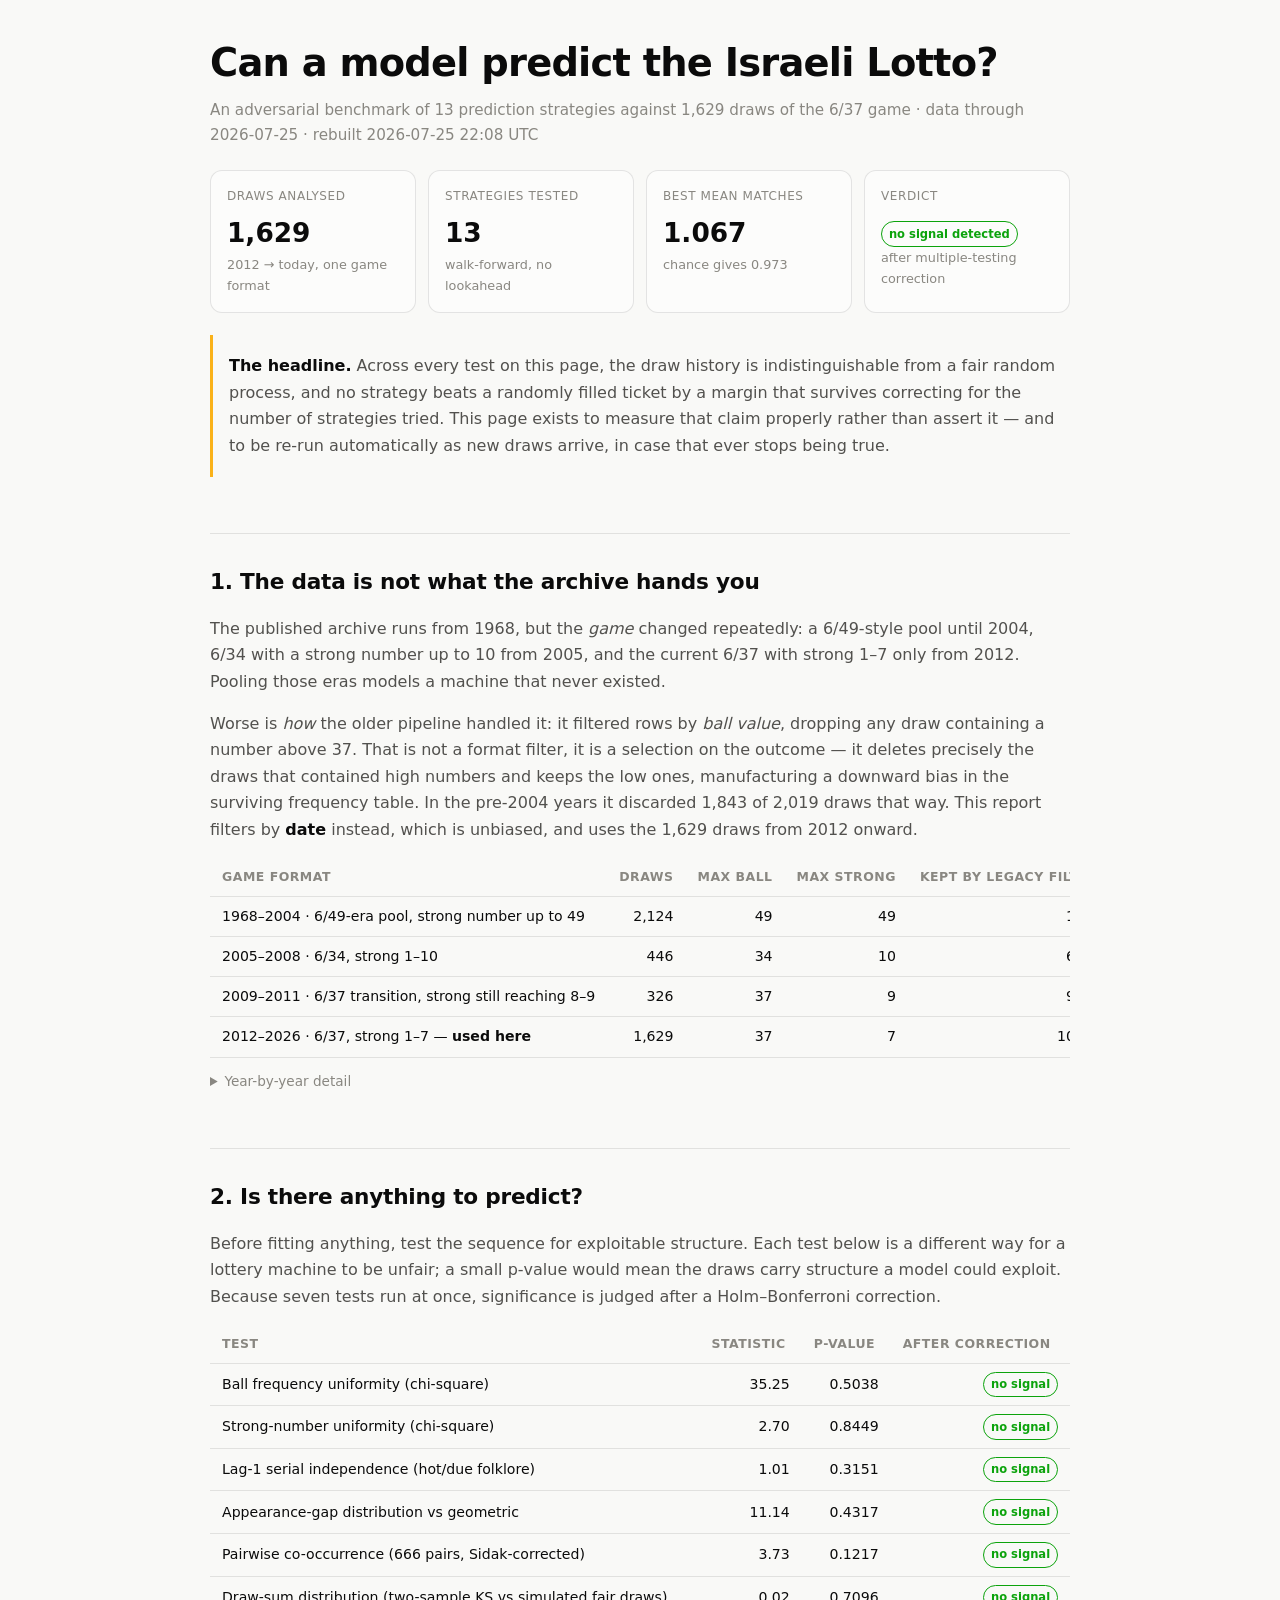
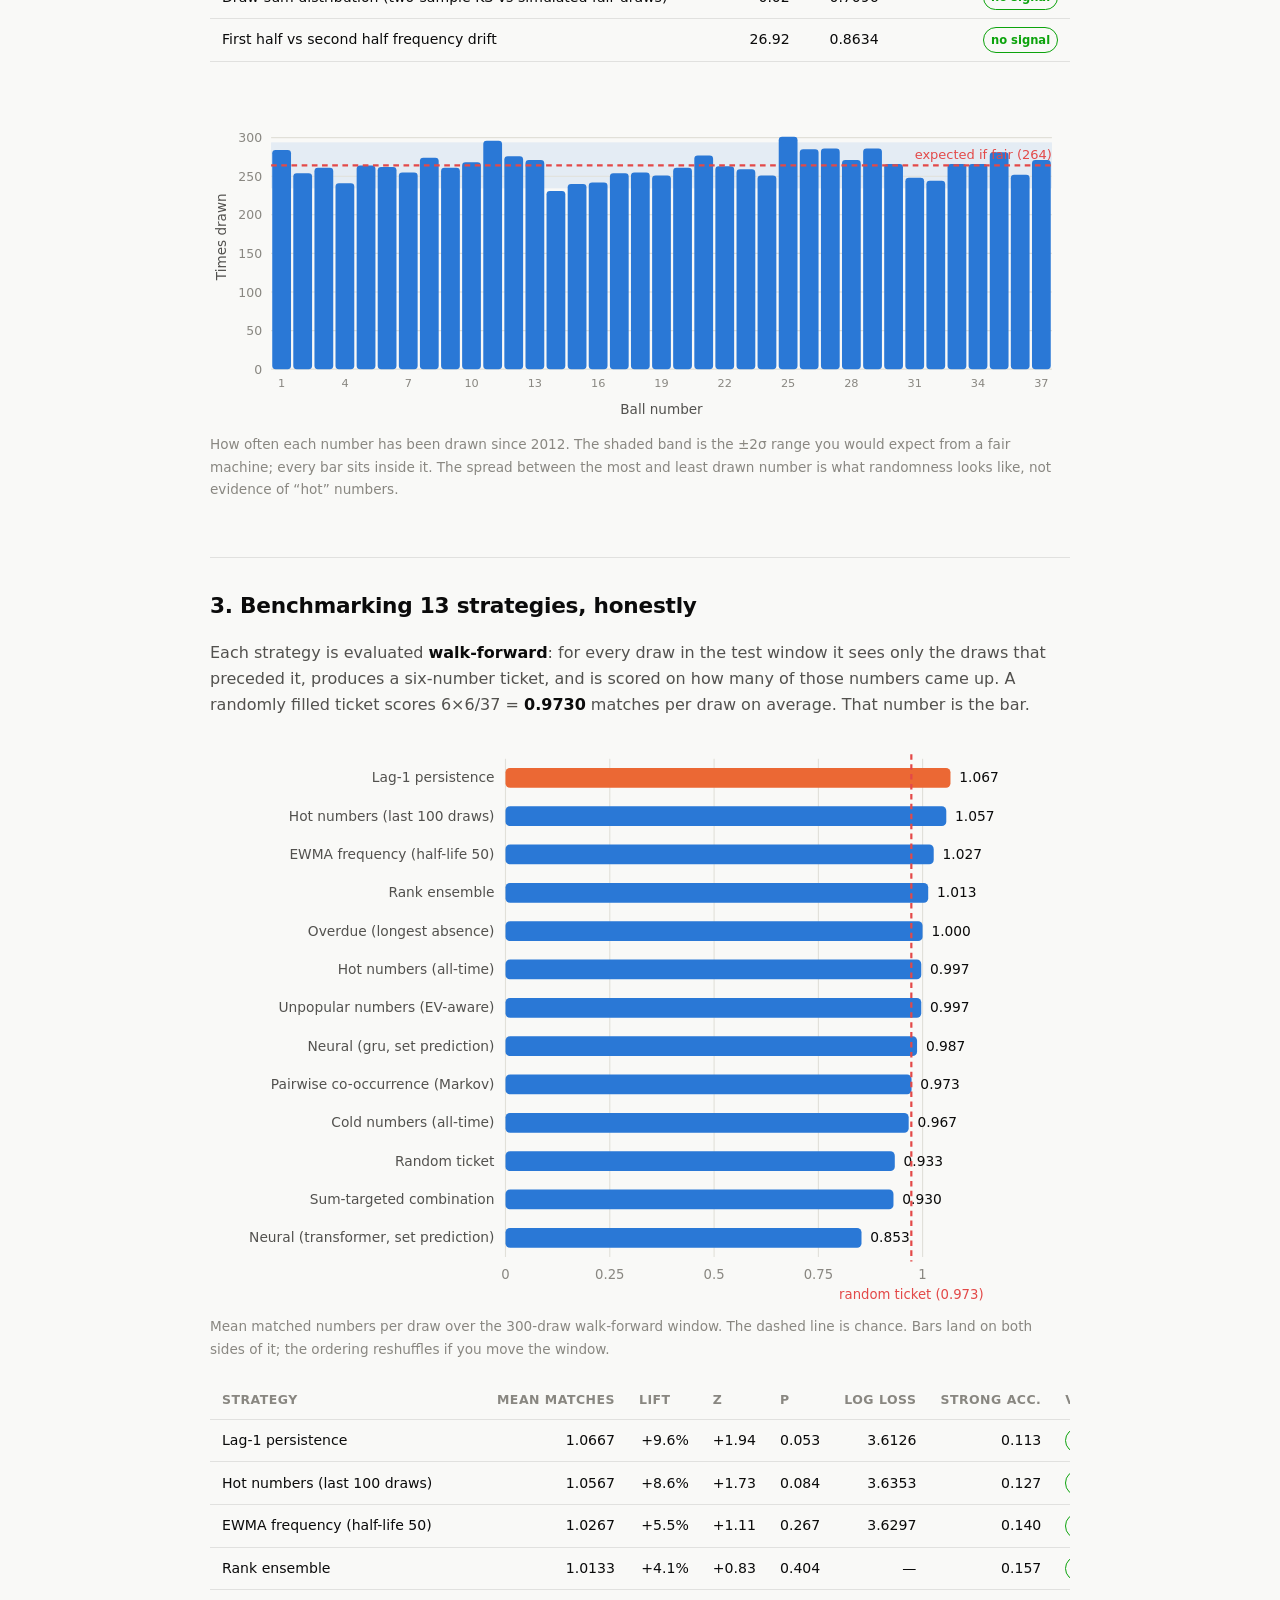
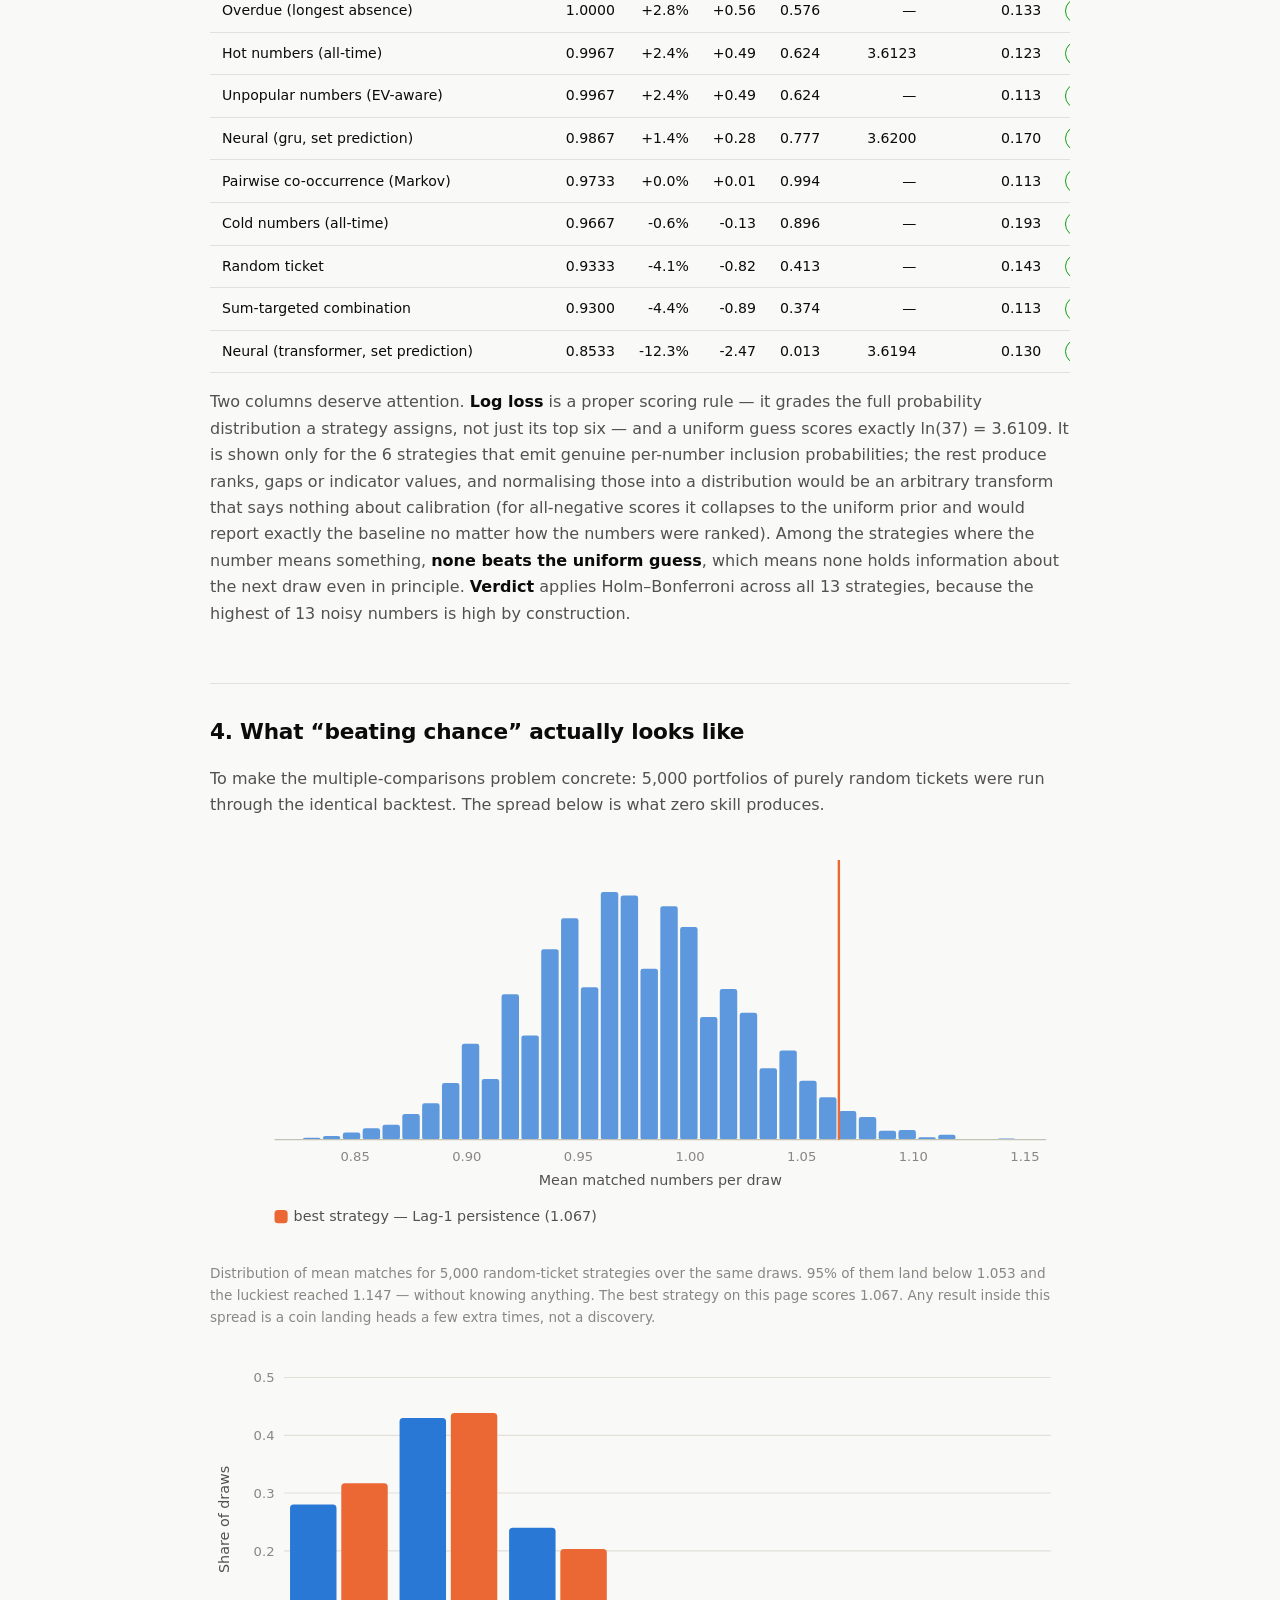
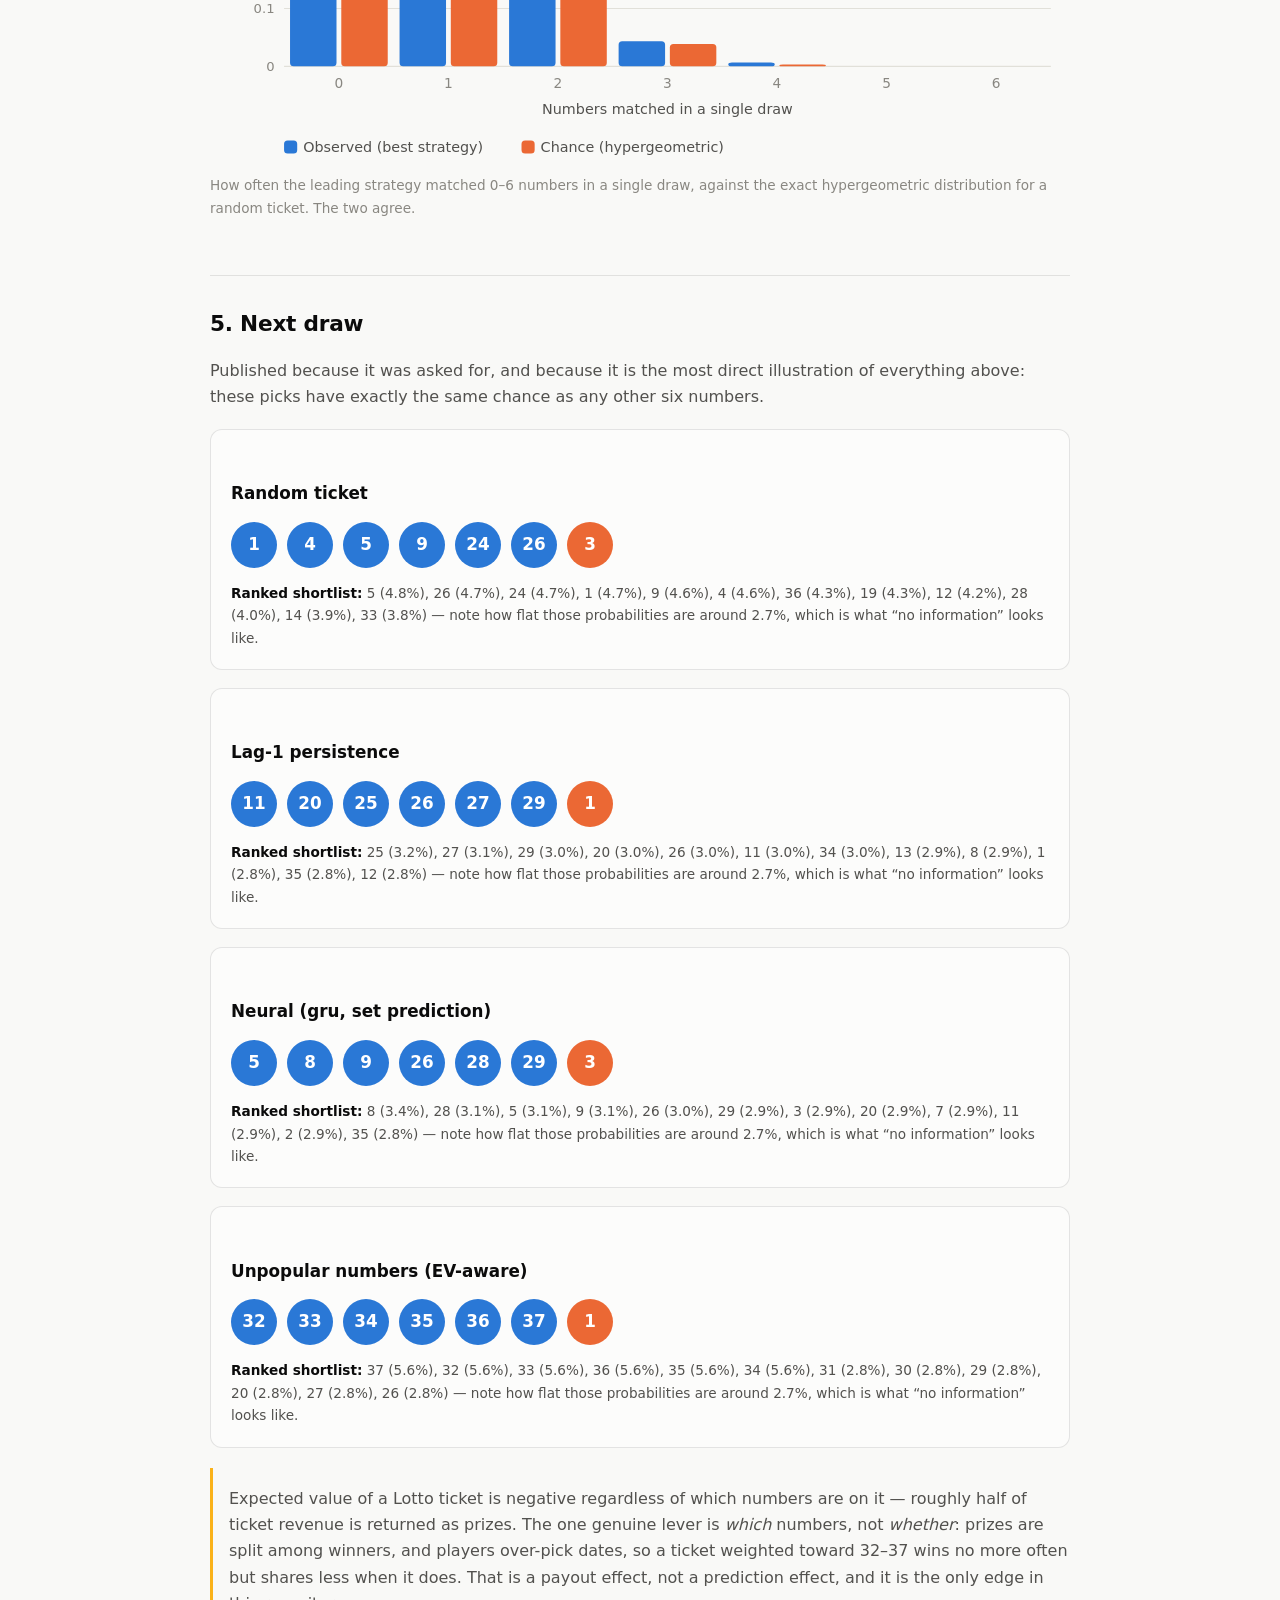
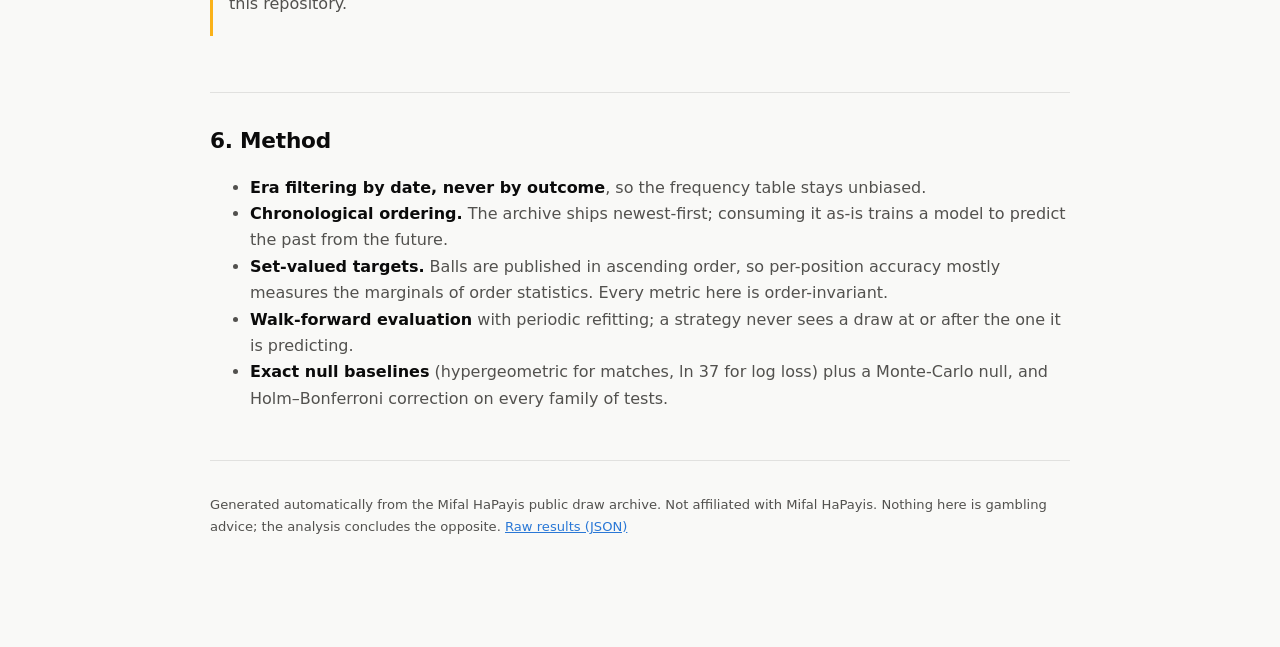
<file: docs/index.html>
<!doctype html><html lang="en"><head><meta charset="utf-8"><meta name="viewport" content="width=device-width,initial-scale=1"><title>Can a model predict the Israeli Lotto?</title><meta name="description" content="An adversarial benchmark of lottery prediction strategies against 1,500+ draws of the Israeli 6/37 Lotto."><style>
:root{color-scheme:light dark}
*{box-sizing:border-box}
body{margin:0;font-family:system-ui,-apple-system,"Segoe UI",sans-serif;
  background:var(--page);color:var(--text-primary);line-height:1.65;
  -webkit-font-smoothing:antialiased}
:root{
  --page:#f9f9f7;--surface:#fcfcfb;--text-primary:#0b0b0b;--text-secondary:#52514e;
  --muted:#898781;--grid:#e1e0d9;--axis:#c3c2b7;--border:rgba(11,11,11,.10);
  --series-1:#2a78d6;--series-2:#eb6834;--series-7:#4a3aa7;--series-8:#e34948;
  --good:#0ca30c;--critical:#d03b3b;--warning:#fab219;
}
@media (prefers-color-scheme:dark){:root:where(:not([data-theme=light])){
  --page:#0d0d0d;--surface:#1a1a19;--text-primary:#fff;--text-secondary:#c3c2b7;
  --muted:#898781;--grid:#2c2c2a;--axis:#383835;--border:rgba(255,255,255,.10);
  --series-1:#3987e5;--series-2:#d95926;--series-7:#9085e9;--series-8:#e66767;
}}
:root[data-theme=dark]{
  --page:#0d0d0d;--surface:#1a1a19;--text-primary:#fff;--text-secondary:#c3c2b7;
  --muted:#898781;--grid:#2c2c2a;--axis:#383835;--border:rgba(255,255,255,.10);
  --series-1:#3987e5;--series-2:#d95926;--series-7:#9085e9;--series-8:#e66767;
}
main{max-width:900px;margin:0 auto;padding:40px 20px 96px}
h1{font-size:clamp(1.7rem,4vw,2.4rem);line-height:1.2;margin:0 0 .3em;letter-spacing:-.02em}
h2{font-size:1.35rem;margin:2.6em 0 .6em;letter-spacing:-.01em;
  padding-top:1.4em;border-top:1px solid var(--border)}
h3{font-size:1.05rem;margin:1.8em 0 .4em}
p,li{color:var(--text-secondary)}
strong{color:var(--text-primary)}
code{font-family:ui-monospace,SFMono-Regular,Menlo,monospace;font-size:.87em;
  background:var(--surface);border:1px solid var(--border);border-radius:4px;padding:.1em .35em}
.sub{color:var(--muted);font-size:.95rem;margin-top:0}
.card{background:var(--surface);border:1px solid var(--border);border-radius:12px;
  padding:20px;margin:18px 0}
.chart{width:100%;height:auto;display:block}
figure{margin:22px 0}
figcaption{color:var(--muted);font-size:.85rem;margin-top:10px}
.scroll{overflow-x:auto;-webkit-overflow-scrolling:touch}
table{border-collapse:collapse;width:100%;font-size:.88rem;min-width:520px}
th,td{text-align:left;padding:8px 12px;border-bottom:1px solid var(--border);white-space:nowrap}
th{color:var(--muted);font-weight:600;font-size:.78rem;text-transform:uppercase;letter-spacing:.04em}
td.num{text-align:right;font-variant-numeric:tabular-nums;color:var(--text-primary)}
.tiles{display:grid;grid-template-columns:repeat(auto-fit,minmax(150px,1fr));gap:12px;margin:22px 0}
.tile{background:var(--surface);border:1px solid var(--border);border-radius:12px;padding:16px}
.tile .k{font-size:.75rem;text-transform:uppercase;letter-spacing:.05em;color:var(--muted)}
.tile .v{font-size:1.65rem;font-weight:650;color:var(--text-primary);margin-top:4px}
.tile .n{font-size:.8rem;color:var(--muted)}
.pill{display:inline-block;font-size:.72rem;font-weight:650;padding:.2em .6em;border-radius:99px;
  border:1px solid currentColor}
.pill.no{color:var(--good)}.pill.yes{color:var(--critical)}
.balls{display:flex;flex-wrap:wrap;gap:10px;margin:14px 0}
.ball{width:46px;height:46px;border-radius:50%;display:grid;place-items:center;
  font-weight:650;font-size:1.05rem;background:var(--series-1);color:#fff}
.ball.strong{background:var(--series-2)}
.note{border-left:3px solid var(--warning);padding:2px 0 2px 16px;margin:20px 0}
footer{color:var(--muted);font-size:.82rem;margin-top:48px;padding-top:20px;
  border-top:1px solid var(--border)}
a{color:var(--series-1)}
</style></head><body>
<main>
<h1>Can a model predict the Israeli Lotto?</h1>
<p class="sub">An adversarial benchmark of 13 prediction strategies against
1,629 draws of the 6/37 game &middot; data through 2026-07-25 &middot;
rebuilt 2026-07-25 22:08 UTC</p>

<div class="tiles">
  <div class="tile"><div class="k">Draws analysed</div><div class="v">1,629</div>
    <div class="n">2012 &rarr; today, one game format</div></div>
  <div class="tile"><div class="k">Strategies tested</div><div class="v">13</div>
    <div class="n">walk-forward, no lookahead</div></div>
  <div class="tile"><div class="k">Best mean matches</div><div class="v">1.067</div>
    <div class="n">chance gives 0.973</div></div>
  <div class="tile"><div class="k">Verdict</div><div class="v" style="font-size:1.05rem;padding-top:8px"><span class="pill no">no signal detected</span></div>
    <div class="n">after multiple-testing correction</div></div>
</div>

<div class="note"><p><strong>The headline.</strong> Across every test on this page, the draw
history is indistinguishable from a fair random process, and no strategy beats a randomly
filled ticket by a margin that survives correcting for the number of strategies tried.
This page exists to measure that claim properly rather than assert it &mdash; and to be
re-run automatically as new draws arrive, in case that ever stops being true.</p></div>

<h2>1. The data is not what the archive hands you</h2>
<p>The published archive runs from 1968, but the <em>game</em> changed repeatedly: a 6/49-style
pool until 2004, 6/34 with a strong number up to 10 from 2005, and the current 6/37
with strong 1&ndash;7 only from 2012. Pooling those eras models a machine that never existed.</p>
<p>Worse is <em>how</em> the older pipeline handled it: it filtered rows by <em>ball value</em>,
dropping any draw containing a number above 37. That is not a format filter, it is a
selection on the outcome &mdash; it deletes precisely the draws that contained high numbers and
keeps the low ones, manufacturing a downward bias in the surviving frequency table.
In the pre-2004 years it discarded 1,843 of
2,019 draws that way. This report filters by <strong>date</strong>
instead, which is unbiased, and uses the 1,629 draws from 2012 onward.</p>
<div class="scroll"><table><thead><tr><th>Game format</th><th>Draws</th><th>Max ball</th><th>Max strong</th><th>Kept by legacy filter</th></tr></thead><tbody><tr><td class="">1968&ndash;2004 &middot; 6/49-era pool, strong number up to 49</td><td class="num">2,124</td><td class="num">49</td><td class="num">49</td><td class="num">11%</td></tr><tr><td class="">2005&ndash;2008 &middot; 6/34, strong 1&ndash;10</td><td class="num">446</td><td class="num">34</td><td class="num">10</td><td class="num">69%</td></tr><tr><td class="">2009&ndash;2011 &middot; 6/37 transition, strong still reaching 8&ndash;9</td><td class="num">326</td><td class="num">37</td><td class="num">9</td><td class="num">92%</td></tr><tr><td class="">2012&ndash;2026 &middot; 6/37, strong 1&ndash;7 &mdash; <strong>used here</strong></td><td class="num">1,629</td><td class="num">37</td><td class="num">7</td><td class="num">100%</td></tr></tbody></table></div>
<details><summary style="cursor:pointer;color:var(--muted);font-size:.85rem;margin-top:12px">
Year-by-year detail</summary>
<div class="scroll"><table><thead><tr><th>Year</th><th>Draws</th><th>Max ball</th><th>Max strong</th><th>Kept by legacy filter</th></tr></thead><tbody><tr><td class="">1968</td><td class="num">18</td><td class="num">39</td><td class="num">39</td><td class="num">33%</td></tr><tr><td class="">1969</td><td class="num">52</td><td class="num">39</td><td class="num">39</td><td class="num">12%</td></tr><tr><td class="">1970</td><td class="num">52</td><td class="num">39</td><td class="num">39</td><td class="num">8%</td></tr><tr><td class="">1971</td><td class="num">51</td><td class="num">39</td><td class="num">38</td><td class="num">16%</td></tr><tr><td class="">1972</td><td class="num">52</td><td class="num">39</td><td class="num">38</td><td class="num">21%</td></tr><tr><td class="">1973</td><td class="num">50</td><td class="num">39</td><td class="num">39</td><td class="num">6%</td></tr><tr><td class="">1974</td><td class="num">53</td><td class="num">39</td><td class="num">39</td><td class="num">19%</td></tr><tr><td class="">1975</td><td class="num">52</td><td class="num">39</td><td class="num">39</td><td class="num">13%</td></tr><tr><td class="">1976</td><td class="num">52</td><td class="num">39</td><td class="num">38</td><td class="num">17%</td></tr><tr><td class="">1977</td><td class="num">52</td><td class="num">39</td><td class="num">36</td><td class="num">19%</td></tr><tr><td class="">1978</td><td class="num">51</td><td class="num">39</td><td class="num">39</td><td class="num">10%</td></tr><tr><td class="">1979</td><td class="num">52</td><td class="num">39</td><td class="num">39</td><td class="num">13%</td></tr><tr><td class="">1980</td><td class="num">53</td><td class="num">39</td><td class="num">39</td><td class="num">11%</td></tr><tr><td class="">1981</td><td class="num">52</td><td class="num">39</td><td class="num">39</td><td class="num">12%</td></tr><tr><td class="">1982</td><td class="num">52</td><td class="num">40</td><td class="num">39</td><td class="num">10%</td></tr><tr><td class="">1983</td><td class="num">52</td><td class="num">40</td><td class="num">39</td><td class="num">8%</td></tr><tr><td class="">1984</td><td class="num">52</td><td class="num">40</td><td class="num">40</td><td class="num">12%</td></tr><tr><td class="">1985</td><td class="num">53</td><td class="num">40</td><td class="num">39</td><td class="num">9%</td></tr><tr><td class="">1986</td><td class="num">52</td><td class="num">42</td><td class="num">42</td><td class="num">8%</td></tr><tr><td class="">1987</td><td class="num">52</td><td class="num">42</td><td class="num">41</td><td class="num">8%</td></tr><tr><td class="">1988</td><td class="num">52</td><td class="num">42</td><td class="num">42</td><td class="num">12%</td></tr><tr><td class="">1989</td><td class="num">52</td><td class="num">42</td><td class="num">41</td><td class="num">10%</td></tr><tr><td class="">1990</td><td class="num">52</td><td class="num">45</td><td class="num">42</td><td class="num">12%</td></tr><tr><td class="">1991</td><td class="num">52</td><td class="num">45</td><td class="num">45</td><td class="num">10%</td></tr><tr><td class="">1992</td><td class="num">52</td><td class="num">45</td><td class="num">45</td><td class="num">6%</td></tr><tr><td class="">1993</td><td class="num">52</td><td class="num">48</td><td class="num">49</td><td class="num">6%</td></tr><tr><td class="">1994</td><td class="num">52</td><td class="num">49</td><td class="num">49</td><td class="num">4%</td></tr><tr><td class="">1995</td><td class="num">51</td><td class="num">49</td><td class="num">49</td><td class="num">2%</td></tr><tr><td class="">1996</td><td class="num">53</td><td class="num">49</td><td class="num">49</td><td class="num">6%</td></tr><tr><td class="">1997</td><td class="num">52</td><td class="num">49</td><td class="num">48</td><td class="num">2%</td></tr><tr><td class="">1998</td><td class="num">51</td><td class="num">49</td><td class="num">49</td><td class="num">2%</td></tr><tr><td class="">1999</td><td class="num">52</td><td class="num">49</td><td class="num">48</td><td class="num">0%</td></tr><tr><td class="">2000</td><td class="num">78</td><td class="num">49</td><td class="num">48</td><td class="num">1%</td></tr><tr><td class="">2001</td><td class="num">104</td><td class="num">45</td><td class="num">45</td><td class="num">4%</td></tr><tr><td class="">2002</td><td class="num">105</td><td class="num">45</td><td class="num">45</td><td class="num">6%</td></tr><tr><td class="">2003</td><td class="num">104</td><td class="num">45</td><td class="num">45</td><td class="num">3%</td></tr><tr><td class="">2004</td><td class="num">105</td><td class="num">45</td><td class="num">45</td><td class="num">59%</td></tr><tr><td class="">2005</td><td class="num">106</td><td class="num">34</td><td class="num">10</td><td class="num">70%</td></tr><tr><td class="">2006</td><td class="num">115</td><td class="num">34</td><td class="num">10</td><td class="num">65%</td></tr><tr><td class="">2007</td><td class="num">117</td><td class="num">34</td><td class="num">10</td><td class="num">68%</td></tr><tr><td class="">2008</td><td class="num">108</td><td class="num">34</td><td class="num">10</td><td class="num">71%</td></tr><tr><td class="">2009</td><td class="num">113</td><td class="num">37</td><td class="num">9</td><td class="num">86%</td></tr><tr><td class="">2010</td><td class="num">108</td><td class="num">37</td><td class="num">8</td><td class="num">91%</td></tr><tr><td class="">2011</td><td class="num">105</td><td class="num">37</td><td class="num">8</td><td class="num">99%</td></tr><tr><td class="">2012</td><td class="num">118</td><td class="num">37</td><td class="num">7</td><td class="num">100%</td></tr><tr><td class="">2013</td><td class="num">105</td><td class="num">37</td><td class="num">7</td><td class="num">100%</td></tr><tr><td class="">2014</td><td class="num">104</td><td class="num">37</td><td class="num">7</td><td class="num">100%</td></tr><tr><td class="">2015</td><td class="num">104</td><td class="num">37</td><td class="num">7</td><td class="num">100%</td></tr><tr><td class="">2016</td><td class="num">105</td><td class="num">37</td><td class="num">7</td><td class="num">100%</td></tr><tr><td class="">2017</td><td class="num">116</td><td class="num">37</td><td class="num">7</td><td class="num">100%</td></tr><tr><td class="">2018</td><td class="num">118</td><td class="num">37</td><td class="num">7</td><td class="num">100%</td></tr><tr><td class="">2019</td><td class="num">119</td><td class="num">37</td><td class="num">7</td><td class="num">100%</td></tr><tr><td class="">2020</td><td class="num">97</td><td class="num">37</td><td class="num">7</td><td class="num">100%</td></tr><tr><td class="">2021</td><td class="num">118</td><td class="num">37</td><td class="num">7</td><td class="num">100%</td></tr><tr><td class="">2022</td><td class="num">118</td><td class="num">37</td><td class="num">7</td><td class="num">100%</td></tr><tr><td class="">2023</td><td class="num">106</td><td class="num">37</td><td class="num">7</td><td class="num">100%</td></tr><tr><td class="">2024</td><td class="num">119</td><td class="num">37</td><td class="num">7</td><td class="num">100%</td></tr><tr><td class="">2025</td><td class="num">116</td><td class="num">37</td><td class="num">7</td><td class="num">100%</td></tr><tr><td class="">2026</td><td class="num">66</td><td class="num">37</td><td class="num">7</td><td class="num">100%</td></tr></tbody></table></div>
</details>

<h2>2. Is there anything to predict?</h2>
<p>Before fitting anything, test the sequence for exploitable structure. Each test below is
a different way for a lottery machine to be unfair; a small p&#8209;value would mean the draws
carry structure a model could exploit. Because seven tests run at once, significance is judged
after a Holm&ndash;Bonferroni correction.</p>
<div class="scroll"><table><thead><tr><th>Test</th><th>Statistic</th><th>p-value</th><th>After correction</th></tr></thead><tbody><tr><td class="">Ball frequency uniformity (chi-square)</td><td class="num">35.25</td><td class="num">0.5038</td><td class="num"><span class="pill no">no signal</span></td></tr><tr><td class="">Strong-number uniformity (chi-square)</td><td class="num">2.70</td><td class="num">0.8449</td><td class="num"><span class="pill no">no signal</span></td></tr><tr><td class="">Lag-1 serial independence (hot/due folklore)</td><td class="num">1.01</td><td class="num">0.3151</td><td class="num"><span class="pill no">no signal</span></td></tr><tr><td class="">Appearance-gap distribution vs geometric</td><td class="num">11.14</td><td class="num">0.4317</td><td class="num"><span class="pill no">no signal</span></td></tr><tr><td class="">Pairwise co-occurrence (666 pairs, Sidak-corrected)</td><td class="num">3.73</td><td class="num">0.1217</td><td class="num"><span class="pill no">no signal</span></td></tr><tr><td class="">Draw-sum distribution (two-sample KS vs simulated fair draws)</td><td class="num">0.02</td><td class="num">0.7096</td><td class="num"><span class="pill no">no signal</span></td></tr><tr><td class="">First half vs second half frequency drift</td><td class="num">26.92</td><td class="num">0.8634</td><td class="num"><span class="pill no">no signal</span></td></tr></tbody></table></div>
<figure><svg viewBox="0 0 760 300" role="img" aria-label="Frequency of each number" preserveAspectRatio="xMidYMid meet" class="chart"><rect x="54" y="51.6" width="690" height="40.6" fill="var(--series-1)" opacity="0.10"/><line x1="54" y1="252.0" x2="744" y2="252.0" stroke="var(--grid)" stroke-width="1"/><text x="46" y="256.0" fill="var(--muted)" font-size="11" text-anchor="end">0</text><line x1="54" y1="217.9" x2="744" y2="217.9" stroke="var(--grid)" stroke-width="1"/><text x="46" y="221.9" fill="var(--muted)" font-size="11" text-anchor="end">50</text><line x1="54" y1="183.8" x2="744" y2="183.8" stroke="var(--grid)" stroke-width="1"/><text x="46" y="187.8" fill="var(--muted)" font-size="11" text-anchor="end">100</text><line x1="54" y1="149.7" x2="744" y2="149.7" stroke="var(--grid)" stroke-width="1"/><text x="46" y="153.7" fill="var(--muted)" font-size="11" text-anchor="end">150</text><line x1="54" y1="115.6" x2="744" y2="115.6" stroke="var(--grid)" stroke-width="1"/><text x="46" y="119.6" fill="var(--muted)" font-size="11" text-anchor="end">200</text><line x1="54" y1="81.5" x2="744" y2="81.5" stroke="var(--grid)" stroke-width="1"/><text x="46" y="85.5" fill="var(--muted)" font-size="11" text-anchor="end">250</text><line x1="54" y1="47.4" x2="744" y2="47.4" stroke="var(--grid)" stroke-width="1"/><text x="46" y="51.4" fill="var(--muted)" font-size="11" text-anchor="end">300</text><rect x="55.0" y="58.3" width="16.6" height="193.7" rx="3" fill="var(--series-1)"><title>1: 284</title></rect><text x="63.3" y="268" fill="var(--muted)" font-size="10" text-anchor="middle">1</text><rect x="73.6" y="78.8" width="16.6" height="173.2" rx="3" fill="var(--series-1)"><title>2: 254</title></rect><rect x="92.3" y="74.0" width="16.6" height="178.0" rx="3" fill="var(--series-1)"><title>3: 261</title></rect><rect x="110.9" y="87.7" width="16.6" height="164.3" rx="3" fill="var(--series-1)"><title>4: 241</title></rect><text x="119.3" y="268" fill="var(--muted)" font-size="10" text-anchor="middle">4</text><rect x="129.6" y="72.0" width="16.6" height="180.0" rx="3" fill="var(--series-1)"><title>5: 264</title></rect><rect x="148.2" y="73.3" width="16.6" height="178.7" rx="3" fill="var(--series-1)"><title>6: 262</title></rect><rect x="166.9" y="78.1" width="16.6" height="173.9" rx="3" fill="var(--series-1)"><title>7: 255</title></rect><text x="175.2" y="268" fill="var(--muted)" font-size="10" text-anchor="middle">7</text><rect x="185.5" y="65.1" width="16.6" height="186.9" rx="3" fill="var(--series-1)"><title>8: 274</title></rect><rect x="204.2" y="74.0" width="16.6" height="178.0" rx="3" fill="var(--series-1)"><title>9: 261</title></rect><rect x="222.8" y="69.2" width="16.6" height="182.8" rx="3" fill="var(--series-1)"><title>10: 268</title></rect><text x="231.2" y="268" fill="var(--muted)" font-size="10" text-anchor="middle">10</text><rect x="241.5" y="50.1" width="16.6" height="201.9" rx="3" fill="var(--series-1)"><title>11: 296</title></rect><rect x="260.1" y="63.8" width="16.6" height="188.2" rx="3" fill="var(--series-1)"><title>12: 276</title></rect><rect x="278.8" y="67.2" width="16.6" height="184.8" rx="3" fill="var(--series-1)"><title>13: 271</title></rect><text x="287.1" y="268" fill="var(--muted)" font-size="10" text-anchor="middle">13</text><rect x="297.4" y="94.5" width="16.6" height="157.5" rx="3" fill="var(--series-1)"><title>14: 231</title></rect><rect x="316.1" y="88.3" width="16.6" height="163.7" rx="3" fill="var(--series-1)"><title>15: 240</title></rect><rect x="334.7" y="87.0" width="16.6" height="165.0" rx="3" fill="var(--series-1)"><title>16: 242</title></rect><text x="343.1" y="268" fill="var(--muted)" font-size="10" text-anchor="middle">16</text><rect x="353.4" y="78.8" width="16.6" height="173.2" rx="3" fill="var(--series-1)"><title>17: 254</title></rect><rect x="372.0" y="78.1" width="16.6" height="173.9" rx="3" fill="var(--series-1)"><title>18: 255</title></rect><rect x="390.7" y="80.8" width="16.6" height="171.2" rx="3" fill="var(--series-1)"><title>19: 251</title></rect><text x="399.0" y="268" fill="var(--muted)" font-size="10" text-anchor="middle">19</text><rect x="409.3" y="74.0" width="16.6" height="178.0" rx="3" fill="var(--series-1)"><title>20: 261</title></rect><rect x="428.0" y="63.1" width="16.6" height="188.9" rx="3" fill="var(--series-1)"><title>21: 277</title></rect><rect x="446.6" y="72.7" width="16.6" height="179.3" rx="3" fill="var(--series-1)"><title>22: 263</title></rect><text x="454.9" y="268" fill="var(--muted)" font-size="10" text-anchor="middle">22</text><rect x="465.3" y="75.4" width="16.6" height="176.6" rx="3" fill="var(--series-1)"><title>23: 259</title></rect><rect x="483.9" y="80.8" width="16.6" height="171.2" rx="3" fill="var(--series-1)"><title>24: 251</title></rect><rect x="502.6" y="46.7" width="16.6" height="205.3" rx="3" fill="var(--series-1)"><title>25: 301</title></rect><text x="510.9" y="268" fill="var(--muted)" font-size="10" text-anchor="middle">25</text><rect x="521.2" y="57.6" width="16.6" height="194.4" rx="3" fill="var(--series-1)"><title>26: 285</title></rect><rect x="539.9" y="57.0" width="16.6" height="195.0" rx="3" fill="var(--series-1)"><title>27: 286</title></rect><rect x="558.5" y="67.2" width="16.6" height="184.8" rx="3" fill="var(--series-1)"><title>28: 271</title></rect><text x="566.8" y="268" fill="var(--muted)" font-size="10" text-anchor="middle">28</text><rect x="577.2" y="57.0" width="16.6" height="195.0" rx="3" fill="var(--series-1)"><title>29: 286</title></rect><rect x="595.8" y="70.6" width="16.6" height="181.4" rx="3" fill="var(--series-1)"><title>30: 266</title></rect><rect x="614.5" y="82.9" width="16.6" height="169.1" rx="3" fill="var(--series-1)"><title>31: 248</title></rect><text x="622.8" y="268" fill="var(--muted)" font-size="10" text-anchor="middle">31</text><rect x="633.1" y="85.6" width="16.6" height="166.4" rx="3" fill="var(--series-1)"><title>32: 244</title></rect><rect x="651.8" y="70.6" width="16.6" height="181.4" rx="3" fill="var(--series-1)"><title>33: 266</title></rect><rect x="670.4" y="70.6" width="16.6" height="181.4" rx="3" fill="var(--series-1)"><title>34: 266</title></rect><text x="678.7" y="268" fill="var(--muted)" font-size="10" text-anchor="middle">34</text><rect x="689.1" y="60.4" width="16.6" height="191.6" rx="3" fill="var(--series-1)"><title>35: 281</title></rect><rect x="707.7" y="80.2" width="16.6" height="171.8" rx="3" fill="var(--series-1)"><title>36: 252</title></rect><rect x="726.4" y="67.2" width="16.6" height="184.8" rx="3" fill="var(--series-1)"><title>37: 271</title></rect><text x="734.7" y="268" fill="var(--muted)" font-size="10" text-anchor="middle">37</text><line x1="54" y1="71.9" x2="744" y2="71.9" stroke="var(--series-8)" stroke-width="2" stroke-dasharray="5 4"/><text x="744" y="65.9" fill="var(--series-8)" font-size="11.5" text-anchor="end">expected if fair (264)</text><text x="399.0" y="292" fill="var(--text-secondary)" font-size="12" text-anchor="middle">Ball number</text><text transform="translate(14,135.0) rotate(-90)" fill="var(--text-secondary)" font-size="12" text-anchor="middle">Times drawn</text></svg>
<figcaption>How often each number has been drawn since 2012. The shaded band is the
&plusmn;2&sigma; range you would expect from a fair machine; every bar sits inside it.
The spread between the most and least drawn number is what randomness looks like,
not evidence of &ldquo;hot&rdquo; numbers.</figcaption></figure>

<h2>3. Benchmarking 13 strategies, honestly</h2>
<p>Each strategy is evaluated <strong>walk-forward</strong>: for every draw in the test window it
sees only the draws that preceded it, produces a six-number ticket, and is scored on how many
of those numbers came up. A randomly filled ticket scores
6&times;6/37 = <strong>0.9730</strong> matches per draw on average.
That number is the bar.</p>
<figure><svg viewBox="0 0 780 512" role="img" aria-label="Mean matched numbers per draw by strategy" preserveAspectRatio="xMidYMid meet" class="chart"><line x1="268.0" y1="16" x2="268.0" y2="468" stroke="var(--grid)" stroke-width="1"/><text x="268.0" y="488" fill="var(--muted)" font-size="12" text-anchor="middle">0</text><line x1="362.6" y1="16" x2="362.6" y2="468" stroke="var(--grid)" stroke-width="1"/><text x="362.6" y="488" fill="var(--muted)" font-size="12" text-anchor="middle">0.25</text><line x1="457.2" y1="16" x2="457.2" y2="468" stroke="var(--grid)" stroke-width="1"/><text x="457.2" y="488" fill="var(--muted)" font-size="12" text-anchor="middle">0.5</text><line x1="551.8" y1="16" x2="551.8" y2="468" stroke="var(--grid)" stroke-width="1"/><text x="551.8" y="488" fill="var(--muted)" font-size="12" text-anchor="middle">0.75</text><line x1="646.3" y1="16" x2="646.3" y2="468" stroke="var(--grid)" stroke-width="1"/><text x="646.3" y="488" fill="var(--muted)" font-size="12" text-anchor="middle">1</text><rect x="268" y="24.4" width="403.6" height="18" rx="4" fill="var(--series-2)"><title>Lag-1 persistence: 1.067</title></rect><text x="258" y="37.4" fill="var(--text-secondary)" font-size="12.5" text-anchor="end">Lag-1 persistence</text><text x="679.6" y="37.4" fill="var(--text-primary)" font-size="12.5" font-variant-numeric="tabular-nums">1.067</text><rect x="268" y="59.2" width="399.8" height="18" rx="4" fill="var(--series-1)"><title>Hot numbers (last 100 draws): 1.057</title></rect><text x="258" y="72.2" fill="var(--text-secondary)" font-size="12.5" text-anchor="end">Hot numbers (last 100 draws)</text><text x="675.8" y="72.2" fill="var(--text-primary)" font-size="12.5" font-variant-numeric="tabular-nums">1.057</text><rect x="268" y="93.9" width="388.4" height="18" rx="4" fill="var(--series-1)"><title>EWMA frequency (half-life 50): 1.027</title></rect><text x="258" y="106.9" fill="var(--text-secondary)" font-size="12.5" text-anchor="end">EWMA frequency (half-life 50)</text><text x="664.4" y="106.9" fill="var(--text-primary)" font-size="12.5" font-variant-numeric="tabular-nums">1.027</text><rect x="268" y="128.7" width="383.4" height="18" rx="4" fill="var(--series-1)"><title>Rank ensemble: 1.013</title></rect><text x="258" y="141.7" fill="var(--text-secondary)" font-size="12.5" text-anchor="end">Rank ensemble</text><text x="659.4" y="141.7" fill="var(--text-primary)" font-size="12.5" font-variant-numeric="tabular-nums">1.013</text><rect x="268" y="163.5" width="378.3" height="18" rx="4" fill="var(--series-1)"><title>Overdue (longest absence): 1.000</title></rect><text x="258" y="176.5" fill="var(--text-secondary)" font-size="12.5" text-anchor="end">Overdue (longest absence)</text><text x="654.3" y="176.5" fill="var(--text-primary)" font-size="12.5" font-variant-numeric="tabular-nums">1.000</text><rect x="268" y="198.2" width="377.1" height="18" rx="4" fill="var(--series-1)"><title>Hot numbers (all-time): 0.997</title></rect><text x="258" y="211.2" fill="var(--text-secondary)" font-size="12.5" text-anchor="end">Hot numbers (all-time)</text><text x="653.1" y="211.2" fill="var(--text-primary)" font-size="12.5" font-variant-numeric="tabular-nums">0.997</text><rect x="268" y="233.0" width="377.1" height="18" rx="4" fill="var(--series-1)"><title>Unpopular numbers (EV-aware): 0.997</title></rect><text x="258" y="246.0" fill="var(--text-secondary)" font-size="12.5" text-anchor="end">Unpopular numbers (EV-aware)</text><text x="653.1" y="246.0" fill="var(--text-primary)" font-size="12.5" font-variant-numeric="tabular-nums">0.997</text><rect x="268" y="267.8" width="373.3" height="18" rx="4" fill="var(--series-1)"><title>Neural (gru, set prediction): 0.987</title></rect><text x="258" y="280.8" fill="var(--text-secondary)" font-size="12.5" text-anchor="end">Neural (gru, set prediction)</text><text x="649.3" y="280.8" fill="var(--text-primary)" font-size="12.5" font-variant-numeric="tabular-nums">0.987</text><rect x="268" y="302.5" width="368.3" height="18" rx="4" fill="var(--series-1)"><title>Pairwise co-occurrence (Markov): 0.973</title></rect><text x="258" y="315.5" fill="var(--text-secondary)" font-size="12.5" text-anchor="end">Pairwise co-occurrence (Markov)</text><text x="644.3" y="315.5" fill="var(--text-primary)" font-size="12.5" font-variant-numeric="tabular-nums">0.973</text><rect x="268" y="337.3" width="365.7" height="18" rx="4" fill="var(--series-1)"><title>Cold numbers (all-time): 0.967</title></rect><text x="258" y="350.3" fill="var(--text-secondary)" font-size="12.5" text-anchor="end">Cold numbers (all-time)</text><text x="641.7" y="350.3" fill="var(--text-primary)" font-size="12.5" font-variant-numeric="tabular-nums">0.967</text><rect x="268" y="372.1" width="353.1" height="18" rx="4" fill="var(--series-1)"><title>Random ticket: 0.933</title></rect><text x="258" y="385.1" fill="var(--text-secondary)" font-size="12.5" text-anchor="end">Random ticket</text><text x="629.1" y="385.1" fill="var(--text-primary)" font-size="12.5" font-variant-numeric="tabular-nums">0.933</text><rect x="268" y="406.8" width="351.9" height="18" rx="4" fill="var(--series-1)"><title>Sum-targeted combination: 0.930</title></rect><text x="258" y="419.8" fill="var(--text-secondary)" font-size="12.5" text-anchor="end">Sum-targeted combination</text><text x="627.9" y="419.8" fill="var(--text-primary)" font-size="12.5" font-variant-numeric="tabular-nums">0.930</text><rect x="268" y="441.6" width="322.9" height="18" rx="4" fill="var(--series-1)"><title>Neural (transformer, set prediction): 0.853</title></rect><text x="258" y="454.6" fill="var(--text-secondary)" font-size="12.5" text-anchor="end">Neural (transformer, set prediction)</text><text x="598.9" y="454.6" fill="var(--text-primary)" font-size="12.5" font-variant-numeric="tabular-nums">0.853</text><line x1="636.1" y1="12" x2="636.1" y2="472" stroke="var(--series-8)" stroke-width="2" stroke-dasharray="5 4"/><text x="636.1" y="506" fill="var(--series-8)" font-size="12" text-anchor="middle">random ticket (0.973)</text></svg>
<figcaption>Mean matched numbers per draw over the 300-draw walk-forward window.
The dashed line is chance. Bars land on both sides of it; the ordering reshuffles if you move
the window.</figcaption></figure>
<div class="scroll"><table><thead><tr><th>Strategy</th><th>Mean matches</th><th>Lift</th><th>z</th><th>p</th><th>Log loss</th><th>Strong acc.</th><th>Verdict</th></tr></thead><tbody><tr><td class="">Lag-1 persistence</td><td class="num">1.0667</td><td class="num">+9.6%</td><td class="num">+1.94</td><td class="num">0.053</td><td class="num">3.6126</td><td class="num">0.113</td><td class="num"><span class="pill no">no signal</span></td></tr><tr><td class="">Hot numbers (last 100 draws)</td><td class="num">1.0567</td><td class="num">+8.6%</td><td class="num">+1.73</td><td class="num">0.084</td><td class="num">3.6353</td><td class="num">0.127</td><td class="num"><span class="pill no">no signal</span></td></tr><tr><td class="">EWMA frequency (half-life 50)</td><td class="num">1.0267</td><td class="num">+5.5%</td><td class="num">+1.11</td><td class="num">0.267</td><td class="num">3.6297</td><td class="num">0.140</td><td class="num"><span class="pill no">no signal</span></td></tr><tr><td class="">Rank ensemble</td><td class="num">1.0133</td><td class="num">+4.1%</td><td class="num">+0.83</td><td class="num">0.404</td><td class="num">&mdash;</td><td class="num">0.157</td><td class="num"><span class="pill no">no signal</span></td></tr><tr><td class="">Overdue (longest absence)</td><td class="num">1.0000</td><td class="num">+2.8%</td><td class="num">+0.56</td><td class="num">0.576</td><td class="num">&mdash;</td><td class="num">0.133</td><td class="num"><span class="pill no">no signal</span></td></tr><tr><td class="">Hot numbers (all-time)</td><td class="num">0.9967</td><td class="num">+2.4%</td><td class="num">+0.49</td><td class="num">0.624</td><td class="num">3.6123</td><td class="num">0.123</td><td class="num"><span class="pill no">no signal</span></td></tr><tr><td class="">Unpopular numbers (EV-aware)</td><td class="num">0.9967</td><td class="num">+2.4%</td><td class="num">+0.49</td><td class="num">0.624</td><td class="num">&mdash;</td><td class="num">0.113</td><td class="num"><span class="pill no">no signal</span></td></tr><tr><td class="">Neural (gru, set prediction)</td><td class="num">0.9867</td><td class="num">+1.4%</td><td class="num">+0.28</td><td class="num">0.777</td><td class="num">3.6200</td><td class="num">0.170</td><td class="num"><span class="pill no">no signal</span></td></tr><tr><td class="">Pairwise co-occurrence (Markov)</td><td class="num">0.9733</td><td class="num">+0.0%</td><td class="num">+0.01</td><td class="num">0.994</td><td class="num">&mdash;</td><td class="num">0.113</td><td class="num"><span class="pill no">no signal</span></td></tr><tr><td class="">Cold numbers (all-time)</td><td class="num">0.9667</td><td class="num">-0.6%</td><td class="num">-0.13</td><td class="num">0.896</td><td class="num">&mdash;</td><td class="num">0.193</td><td class="num"><span class="pill no">no signal</span></td></tr><tr><td class="">Random ticket</td><td class="num">0.9333</td><td class="num">-4.1%</td><td class="num">-0.82</td><td class="num">0.413</td><td class="num">&mdash;</td><td class="num">0.143</td><td class="num"><span class="pill no">no signal</span></td></tr><tr><td class="">Sum-targeted combination</td><td class="num">0.9300</td><td class="num">-4.4%</td><td class="num">-0.89</td><td class="num">0.374</td><td class="num">&mdash;</td><td class="num">0.113</td><td class="num"><span class="pill no">no signal</span></td></tr><tr><td class="">Neural (transformer, set prediction)</td><td class="num">0.8533</td><td class="num">-12.3%</td><td class="num">-2.47</td><td class="num">0.013</td><td class="num">3.6194</td><td class="num">0.130</td><td class="num"><span class="pill no">no signal</span></td></tr></tbody></table></div>
<p>Two columns deserve attention. <strong>Log loss</strong> is a proper scoring rule &mdash; it grades
the full probability distribution a strategy assigns, not just its top six &mdash; and a uniform
guess scores exactly ln(37) = 3.6109. It is shown only for the
6 strategies that emit genuine per-number inclusion probabilities; the rest produce
ranks, gaps or indicator values, and normalising those into a distribution would be an arbitrary
transform that says nothing about calibration (for all-negative scores it collapses to the uniform
prior and would report exactly the baseline no matter how the numbers were ranked). Among the
strategies where the number means something, <strong>none beats the uniform guess</strong>, which
means none holds information about the next draw even in principle. <strong>Verdict</strong>
applies Holm&ndash;Bonferroni across all 13 strategies, because the highest of
13 noisy numbers is high by construction.</p>

<h2>4. What &ldquo;beating chance&rdquo; actually looks like</h2>
<p>To make the multiple-comparisons problem concrete: 5,000 portfolios of
purely random tickets were run through the identical backtest. The spread below is what
zero skill produces.</p>
<figure><svg viewBox="0 0 720 344" role="img" aria-label="Where the best strategy lands inside pure chance" preserveAspectRatio="xMidYMid meet" class="chart"><text x="121.5" y="268" fill="var(--muted)" font-size="11" text-anchor="middle">0.85</text><text x="215.0" y="268" fill="var(--muted)" font-size="11" text-anchor="middle">0.90</text><text x="308.5" y="268" fill="var(--muted)" font-size="11" text-anchor="middle">0.95</text><text x="401.9" y="268" fill="var(--muted)" font-size="11" text-anchor="middle">1.00</text><text x="495.4" y="268" fill="var(--muted)" font-size="11" text-anchor="middle">1.05</text><text x="588.8" y="268" fill="var(--muted)" font-size="11" text-anchor="middle">1.10</text><text x="682.3" y="268" fill="var(--muted)" font-size="11" text-anchor="middle">1.15</text><rect x="77.9" y="248.5" width="14.6" height="1.5" rx="2" fill="var(--series-1)" opacity="0.75"><title>0.827–0.836: 3</title></rect><rect x="94.5" y="247.0" width="14.6" height="3.0" rx="2" fill="var(--series-1)" opacity="0.75"><title>0.836–0.844: 6</title></rect><rect x="111.2" y="244.0" width="14.6" height="6.0" rx="2" fill="var(--series-1)" opacity="0.75"><title>0.844–0.853: 12</title></rect><rect x="127.8" y="240.5" width="14.6" height="9.5" rx="2" fill="var(--series-1)" opacity="0.75"><title>0.853–0.862: 19</title></rect><rect x="144.4" y="237.5" width="14.6" height="12.5" rx="2" fill="var(--series-1)" opacity="0.75"><title>0.862–0.871: 25</title></rect><rect x="161.0" y="228.6" width="14.6" height="21.4" rx="2" fill="var(--series-1)" opacity="0.75"><title>0.871–0.880: 43</title></rect><rect x="177.6" y="219.6" width="14.6" height="30.4" rx="2" fill="var(--series-1)" opacity="0.75"><title>0.880–0.889: 61</title></rect><rect x="194.2" y="202.7" width="14.6" height="47.3" rx="2" fill="var(--series-1)" opacity="0.75"><title>0.889–0.898: 95</title></rect><rect x="210.8" y="169.8" width="14.6" height="80.2" rx="2" fill="var(--series-1)" opacity="0.75"><title>0.898–0.907: 161</title></rect><rect x="227.5" y="199.2" width="14.6" height="50.8" rx="2" fill="var(--series-1)" opacity="0.75"><title>0.907–0.916: 102</title></rect><rect x="244.1" y="128.4" width="14.6" height="121.6" rx="2" fill="var(--series-1)" opacity="0.75"><title>0.916–0.924: 244</title></rect><rect x="260.7" y="162.8" width="14.6" height="87.2" rx="2" fill="var(--series-1)" opacity="0.75"><title>0.924–0.933: 175</title></rect><rect x="277.3" y="90.6" width="14.6" height="159.4" rx="2" fill="var(--series-1)" opacity="0.75"><title>0.933–0.942: 320</title></rect><rect x="293.9" y="64.7" width="14.6" height="185.3" rx="2" fill="var(--series-1)" opacity="0.75"><title>0.942–0.951: 372</title></rect><rect x="310.5" y="122.4" width="14.6" height="127.6" rx="2" fill="var(--series-1)" opacity="0.75"><title>0.951–0.960: 256</title></rect><rect x="327.2" y="42.7" width="14.6" height="207.3" rx="2" fill="var(--series-1)" opacity="0.75"><title>0.960–0.969: 416</title></rect><rect x="343.8" y="45.7" width="14.6" height="204.3" rx="2" fill="var(--series-1)" opacity="0.75"><title>0.969–0.978: 410</title></rect><rect x="360.4" y="107.0" width="14.6" height="143.0" rx="2" fill="var(--series-1)" opacity="0.75"><title>0.978–0.987: 287</title></rect><rect x="377.0" y="54.7" width="14.6" height="195.3" rx="2" fill="var(--series-1)" opacity="0.75"><title>0.987–0.996: 392</title></rect><rect x="393.6" y="72.1" width="14.6" height="177.9" rx="2" fill="var(--series-1)" opacity="0.75"><title>0.996–1.004: 357</title></rect><rect x="410.2" y="147.4" width="14.6" height="102.6" rx="2" fill="var(--series-1)" opacity="0.75"><title>1.004–1.013: 206</title></rect><rect x="426.8" y="123.9" width="14.6" height="126.1" rx="2" fill="var(--series-1)" opacity="0.75"><title>1.013–1.022: 253</title></rect><rect x="443.5" y="143.9" width="14.6" height="106.1" rx="2" fill="var(--series-1)" opacity="0.75"><title>1.022–1.031: 213</title></rect><rect x="460.1" y="190.2" width="14.6" height="59.8" rx="2" fill="var(--series-1)" opacity="0.75"><title>1.031–1.040: 120</title></rect><rect x="476.7" y="175.3" width="14.6" height="74.7" rx="2" fill="var(--series-1)" opacity="0.75"><title>1.040–1.049: 150</title></rect><rect x="493.3" y="200.7" width="14.6" height="49.3" rx="2" fill="var(--series-1)" opacity="0.75"><title>1.049–1.058: 99</title></rect><rect x="509.9" y="214.6" width="14.6" height="35.4" rx="2" fill="var(--series-1)" opacity="0.75"><title>1.058–1.067: 71</title></rect><rect x="526.5" y="226.1" width="14.6" height="23.9" rx="2" fill="var(--series-1)" opacity="0.75"><title>1.067–1.076: 48</title></rect><rect x="543.2" y="231.1" width="14.6" height="18.9" rx="2" fill="var(--series-1)" opacity="0.75"><title>1.076–1.084: 38</title></rect><rect x="559.8" y="242.5" width="14.6" height="7.5" rx="2" fill="var(--series-1)" opacity="0.75"><title>1.084–1.093: 15</title></rect><rect x="576.4" y="242.0" width="14.6" height="8.0" rx="2" fill="var(--series-1)" opacity="0.75"><title>1.093–1.102: 16</title></rect><rect x="593.0" y="248.0" width="14.6" height="2.0" rx="2" fill="var(--series-1)" opacity="0.75"><title>1.102–1.111: 4</title></rect><rect x="609.6" y="246.0" width="14.6" height="4.0" rx="2" fill="var(--series-1)" opacity="0.75"><title>1.111–1.120: 8</title></rect><rect x="626.2" y="249.5" width="14.6" height="0.5" rx="2" fill="var(--series-1)" opacity="0.75"><title>1.120–1.129: 1</title></rect><rect x="642.8" y="250.0" width="14.6" height="0.0" rx="2" fill="var(--series-1)" opacity="0.75"><title>1.129–1.138: 0</title></rect><rect x="659.5" y="249.0" width="14.6" height="1.0" rx="2" fill="var(--series-1)" opacity="0.75"><title>1.138–1.147: 2</title></rect><line x1="54" y1="250.0" x2="700" y2="250.0" stroke="var(--axis)" stroke-width="1"/><line x1="526.5" y1="16" x2="526.5" y2="250.0" stroke="var(--series-2)" stroke-width="2"/><rect x="54" y="309" width="11" height="11" rx="3" fill="var(--series-2)"/><text x="70" y="318" fill="var(--text-secondary)" font-size="12">best strategy — Lag-1 persistence (1.067)</text><text x="377.0" y="288" fill="var(--text-secondary)" font-size="12" text-anchor="middle">Mean matched numbers per draw</text></svg>
<figcaption>Distribution of mean matches for 5,000 random-ticket strategies over the same
draws. 95% of them land below 1.053 and the luckiest reached
1.147 &mdash; without knowing anything. The best strategy on this page scores
1.067. Any result inside this spread is a coin landing heads a few
extra times, not a discovery.</figcaption></figure>
<figure><svg viewBox="0 0 720 346" role="img" aria-label="Match distribution vs chance" preserveAspectRatio="xMidYMid meet" class="chart"><line x1="62" y1="264.0" x2="704" y2="264.0" stroke="var(--grid)" stroke-width="1"/><text x="54" y="268.0" fill="var(--muted)" font-size="11" text-anchor="end">0</text><line x1="62" y1="215.6" x2="704" y2="215.6" stroke="var(--grid)" stroke-width="1"/><text x="54" y="219.6" fill="var(--muted)" font-size="11" text-anchor="end">0.1</text><line x1="62" y1="167.3" x2="704" y2="167.3" stroke="var(--grid)" stroke-width="1"/><text x="54" y="171.3" fill="var(--muted)" font-size="11" text-anchor="end">0.2</text><line x1="62" y1="118.9" x2="704" y2="118.9" stroke="var(--grid)" stroke-width="1"/><text x="54" y="122.9" fill="var(--muted)" font-size="11" text-anchor="end">0.3</text><line x1="62" y1="70.6" x2="704" y2="70.6" stroke="var(--grid)" stroke-width="1"/><text x="54" y="74.6" fill="var(--muted)" font-size="11" text-anchor="end">0.4</text><line x1="62" y1="22.2" x2="704" y2="22.2" stroke="var(--grid)" stroke-width="1"/><text x="54" y="26.2" fill="var(--muted)" font-size="11" text-anchor="end">0.5</text><rect x="67.0" y="128.6" width="38.9" height="135.4" rx="3" fill="var(--series-1)"><title>Observed (best strategy) — 0: 0.2800</title></rect><rect x="158.7" y="56.1" width="38.9" height="207.9" rx="3" fill="var(--series-1)"><title>Observed (best strategy) — 1: 0.4300</title></rect><rect x="250.4" y="147.9" width="38.9" height="116.1" rx="3" fill="var(--series-1)"><title>Observed (best strategy) — 2: 0.2400</title></rect><rect x="342.1" y="243.0" width="38.9" height="21.0" rx="3" fill="var(--series-1)"><title>Observed (best strategy) — 3: 0.0433</title></rect><rect x="433.9" y="260.8" width="38.9" height="3.2" rx="3" fill="var(--series-1)"><title>Observed (best strategy) — 4: 0.0067</title></rect><rect x="525.6" y="264.0" width="38.9" height="0.0" rx="3" fill="var(--series-1)"><title>Observed (best strategy) — 5: 0.0000</title></rect><rect x="617.3" y="264.0" width="38.9" height="0.0" rx="3" fill="var(--series-1)"><title>Observed (best strategy) — 6: 0.0000</title></rect><rect x="109.9" y="110.8" width="38.9" height="153.2" rx="3" fill="var(--series-2)"><title>Chance (hypergeometric) — 0: 0.3167</title></rect><rect x="201.6" y="51.9" width="38.9" height="212.1" rx="3" fill="var(--series-2)"><title>Chance (hypergeometric) — 1: 0.4385</title></rect><rect x="293.3" y="165.8" width="38.9" height="98.2" rx="3" fill="var(--series-2)"><title>Chance (hypergeometric) — 2: 0.2030</title></rect><rect x="385.0" y="245.3" width="38.9" height="18.7" rx="3" fill="var(--series-2)"><title>Chance (hypergeometric) — 3: 0.0387</title></rect><rect x="476.7" y="262.5" width="38.9" height="1.5" rx="3" fill="var(--series-2)"><title>Chance (hypergeometric) — 4: 0.0030</title></rect><rect x="568.4" y="264.0" width="38.9" height="0.0" rx="3" fill="var(--series-2)"><title>Chance (hypergeometric) — 5: 0.0001</title></rect><rect x="660.1" y="264.0" width="38.9" height="0.0" rx="3" fill="var(--series-2)"><title>Chance (hypergeometric) — 6: 0.0000</title></rect><text x="107.9" y="282" fill="var(--muted)" font-size="11.5" text-anchor="middle">0</text><text x="199.6" y="282" fill="var(--muted)" font-size="11.5" text-anchor="middle">1</text><text x="291.3" y="282" fill="var(--muted)" font-size="11.5" text-anchor="middle">2</text><text x="383.0" y="282" fill="var(--muted)" font-size="11.5" text-anchor="middle">3</text><text x="474.7" y="282" fill="var(--muted)" font-size="11.5" text-anchor="middle">4</text><text x="566.4" y="282" fill="var(--muted)" font-size="11.5" text-anchor="middle">5</text><text x="658.1" y="282" fill="var(--muted)" font-size="11.5" text-anchor="middle">6</text><rect x="62" y="326" width="11" height="11" rx="3" fill="var(--series-1)"/><text x="78" y="336" fill="var(--text-secondary)" font-size="12">Observed (best strategy)</text><rect x="260.8" y="326" width="11" height="11" rx="3" fill="var(--series-2)"/><text x="276.8" y="336" fill="var(--text-secondary)" font-size="12">Chance (hypergeometric)</text><text x="383.0" y="304" fill="var(--text-secondary)" font-size="12" text-anchor="middle">Numbers matched in a single draw</text><text transform="translate(16,141.0) rotate(-90)" fill="var(--text-secondary)" font-size="12" text-anchor="middle">Share of draws</text></svg>
<figcaption>How often the leading strategy matched 0&ndash;6 numbers in a single draw, against the
exact hypergeometric distribution for a random ticket. The two agree.</figcaption></figure>

<h2>5. Next draw</h2>
<p>Published because it was asked for, and because it is the most direct illustration of
everything above: these picks have exactly the same chance as any other six numbers.</p>
<div class="card"><h3>Random ticket</h3><div class="balls"><div class="ball">1</div><div class="ball">4</div><div class="ball">5</div><div class="ball">9</div><div class="ball">24</div><div class="ball">26</div><div class="ball strong">3</div></div><p style="font-size:.85rem;margin:0"><strong>Ranked shortlist:</strong> 5 (4.8%), 26 (4.7%), 24 (4.7%), 1 (4.7%), 9 (4.6%), 4 (4.6%), 36 (4.3%), 19 (4.3%), 12 (4.2%), 28 (4.0%), 14 (3.9%), 33 (3.8%) — note how flat those probabilities are around 2.7%, which is what &ldquo;no information&rdquo; looks like.</p></div><div class="card"><h3>Lag-1 persistence</h3><div class="balls"><div class="ball">11</div><div class="ball">20</div><div class="ball">25</div><div class="ball">26</div><div class="ball">27</div><div class="ball">29</div><div class="ball strong">1</div></div><p style="font-size:.85rem;margin:0"><strong>Ranked shortlist:</strong> 25 (3.2%), 27 (3.1%), 29 (3.0%), 20 (3.0%), 26 (3.0%), 11 (3.0%), 34 (3.0%), 13 (2.9%), 8 (2.9%), 1 (2.8%), 35 (2.8%), 12 (2.8%) — note how flat those probabilities are around 2.7%, which is what &ldquo;no information&rdquo; looks like.</p></div><div class="card"><h3>Neural (gru, set prediction)</h3><div class="balls"><div class="ball">5</div><div class="ball">8</div><div class="ball">9</div><div class="ball">26</div><div class="ball">28</div><div class="ball">29</div><div class="ball strong">3</div></div><p style="font-size:.85rem;margin:0"><strong>Ranked shortlist:</strong> 8 (3.4%), 28 (3.1%), 5 (3.1%), 9 (3.1%), 26 (3.0%), 29 (2.9%), 3 (2.9%), 20 (2.9%), 7 (2.9%), 11 (2.9%), 2 (2.9%), 35 (2.8%) — note how flat those probabilities are around 2.7%, which is what &ldquo;no information&rdquo; looks like.</p></div><div class="card"><h3>Unpopular numbers (EV-aware)</h3><div class="balls"><div class="ball">32</div><div class="ball">33</div><div class="ball">34</div><div class="ball">35</div><div class="ball">36</div><div class="ball">37</div><div class="ball strong">1</div></div><p style="font-size:.85rem;margin:0"><strong>Ranked shortlist:</strong> 37 (5.6%), 32 (5.6%), 33 (5.6%), 36 (5.6%), 35 (5.6%), 34 (5.6%), 31 (2.8%), 30 (2.8%), 29 (2.8%), 20 (2.8%), 27 (2.8%), 26 (2.8%) — note how flat those probabilities are around 2.7%, which is what &ldquo;no information&rdquo; looks like.</p></div>
<div class="note"><p>Expected value of a Lotto ticket is negative regardless of which numbers are
on it &mdash; roughly half of ticket revenue is returned as prizes. The one genuine lever is
<em>which</em> numbers, not <em>whether</em>: prizes are split among winners, and players
over-pick dates, so a ticket weighted toward 32&ndash;37 wins no more often but shares
less when it does. That is a payout effect, not a prediction effect, and it is the only edge
in this repository.</p></div>

<h2>6. Method</h2>
<ul>
<li><strong>Era filtering by date, never by outcome</strong>, so the frequency table stays unbiased.</li>
<li><strong>Chronological ordering.</strong> The archive ships newest-first; consuming it as-is trains a
model to predict the past from the future.</li>
<li><strong>Set-valued targets.</strong> Balls are published in ascending order, so per-position accuracy
mostly measures the marginals of order statistics. Every metric here is order-invariant.</li>
<li><strong>Walk-forward evaluation</strong> with periodic refitting; a strategy never sees a draw at or
after the one it is predicting.</li>
<li><strong>Exact null baselines</strong> (hypergeometric for matches, ln&nbsp;37 for log loss) plus a
Monte-Carlo null, and Holm&ndash;Bonferroni correction on every family of tests.</li>
</ul>

<footer>
<p>Generated automatically from the Mifal HaPayis public draw archive. Not affiliated with
Mifal HaPayis. Nothing here is gambling advice; the analysis concludes the opposite.
<a href="results.json">Raw results (JSON)</a></p>
</footer>
</main>
</body></html>
</file>
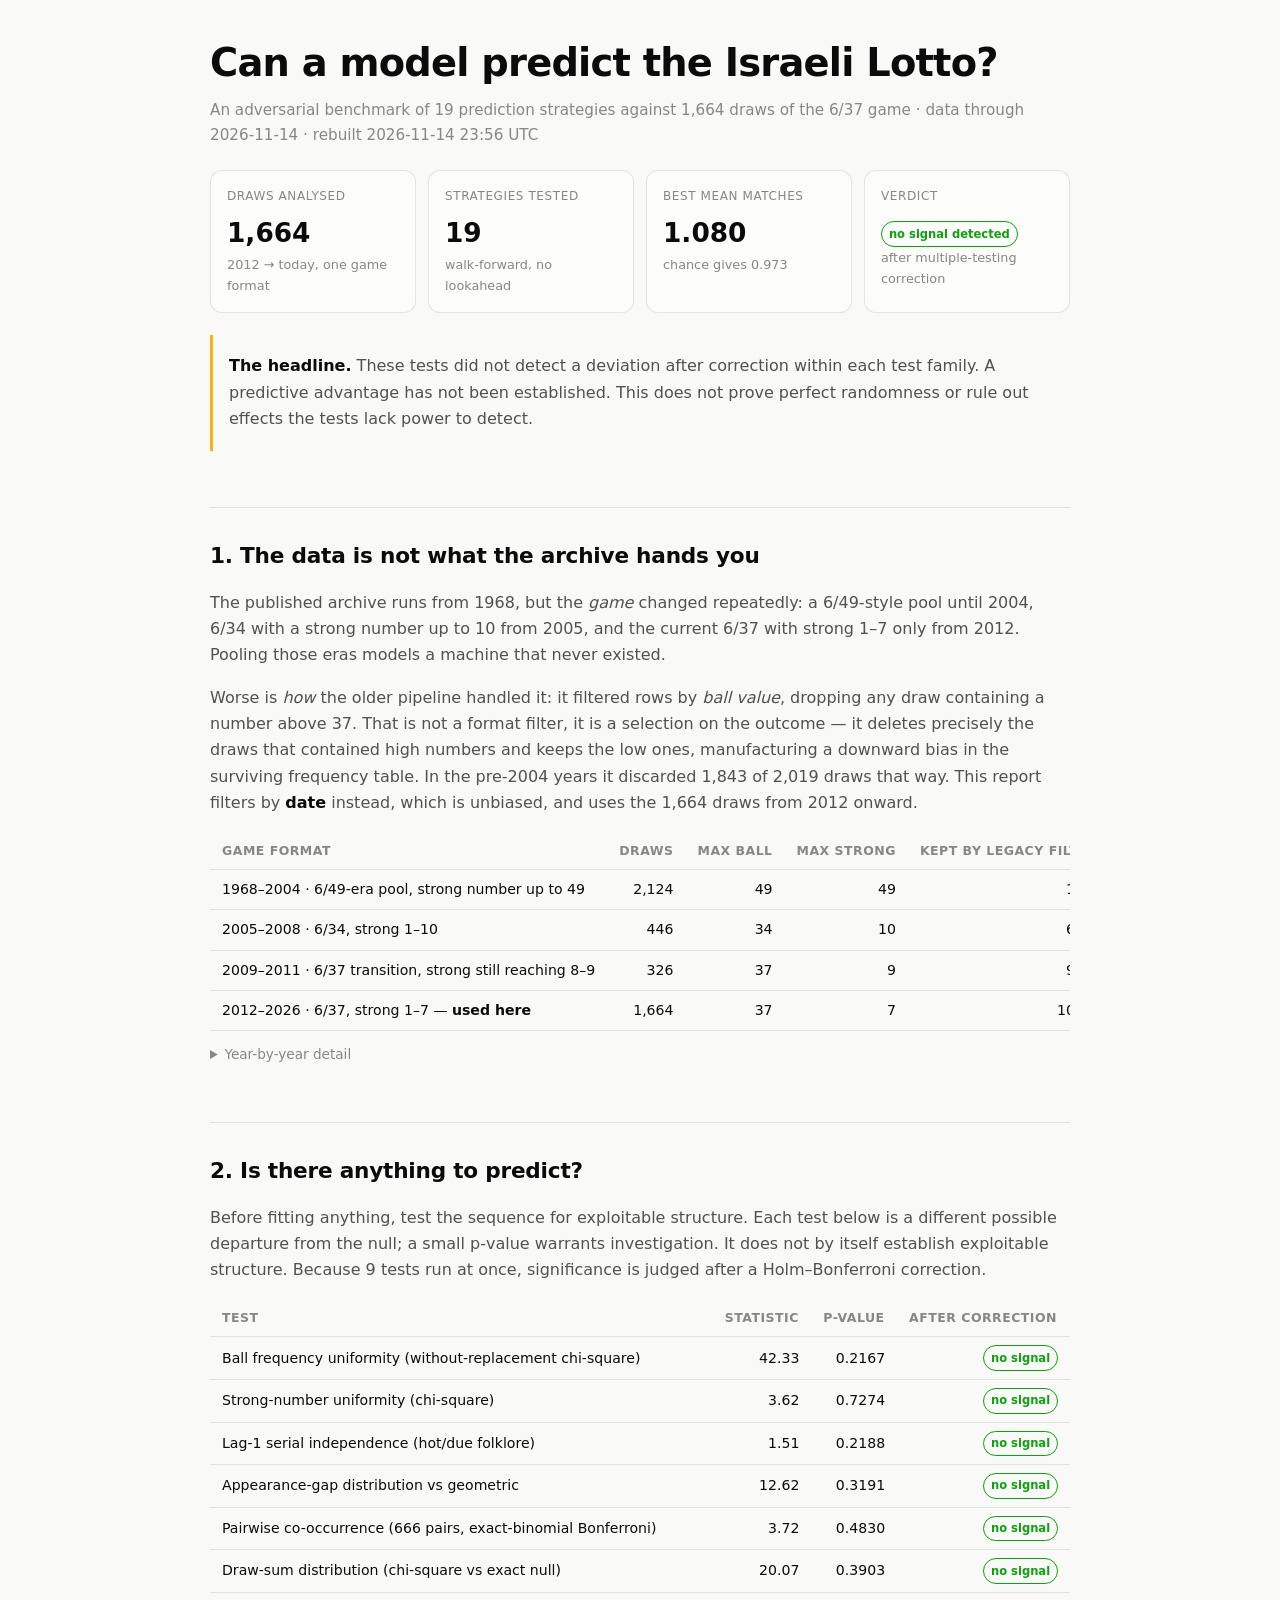
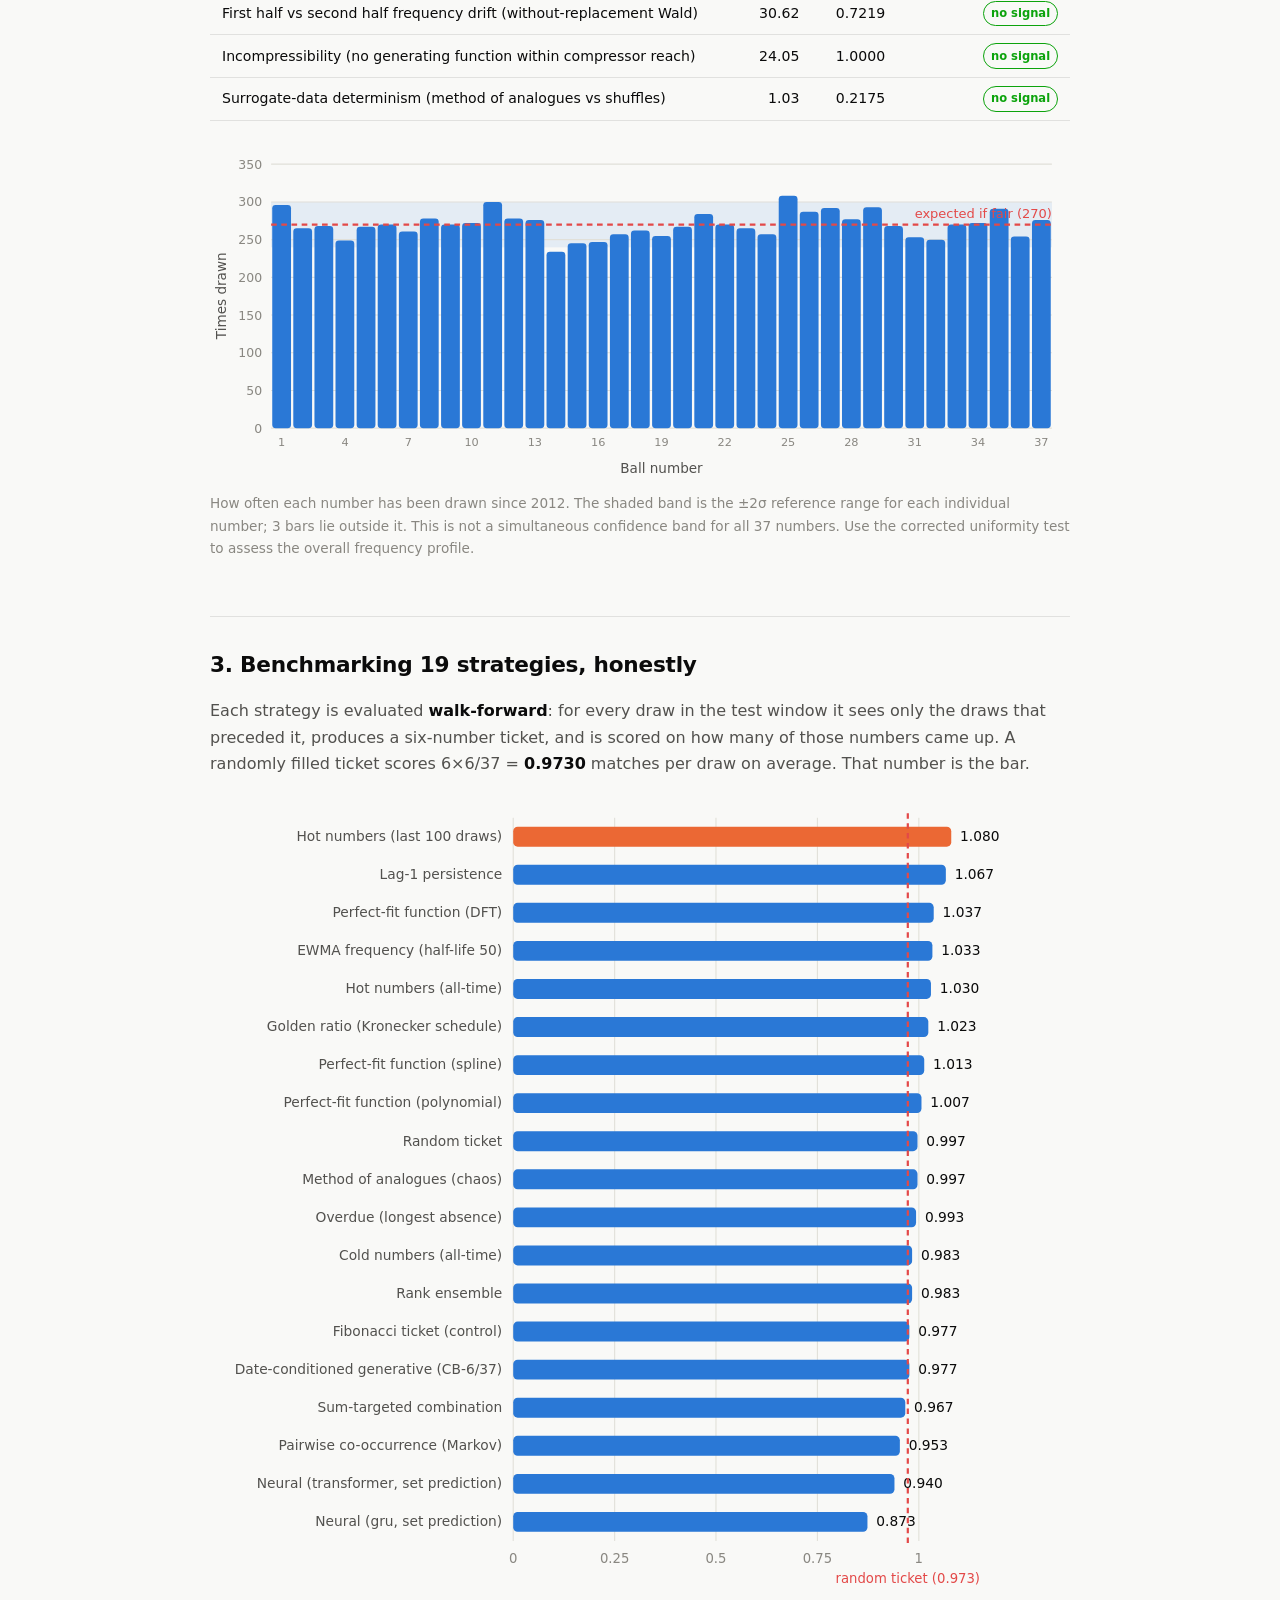
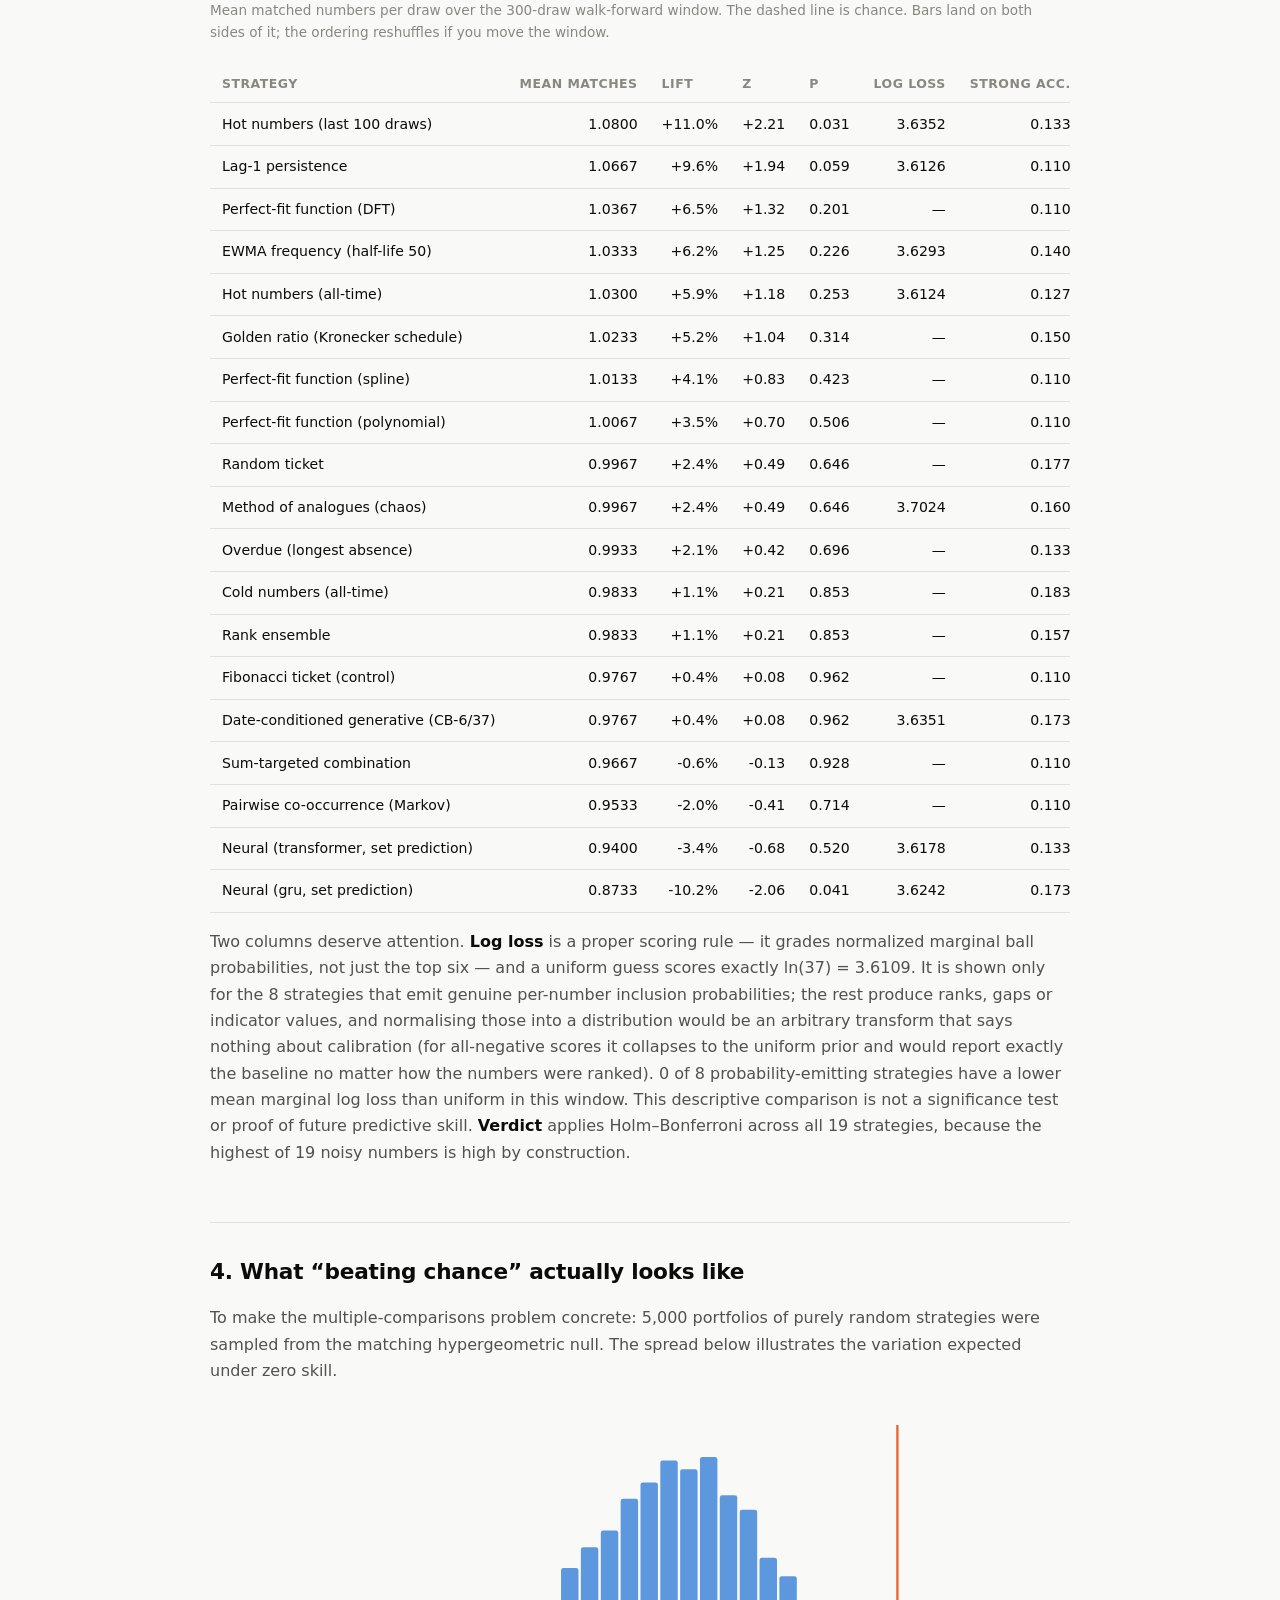
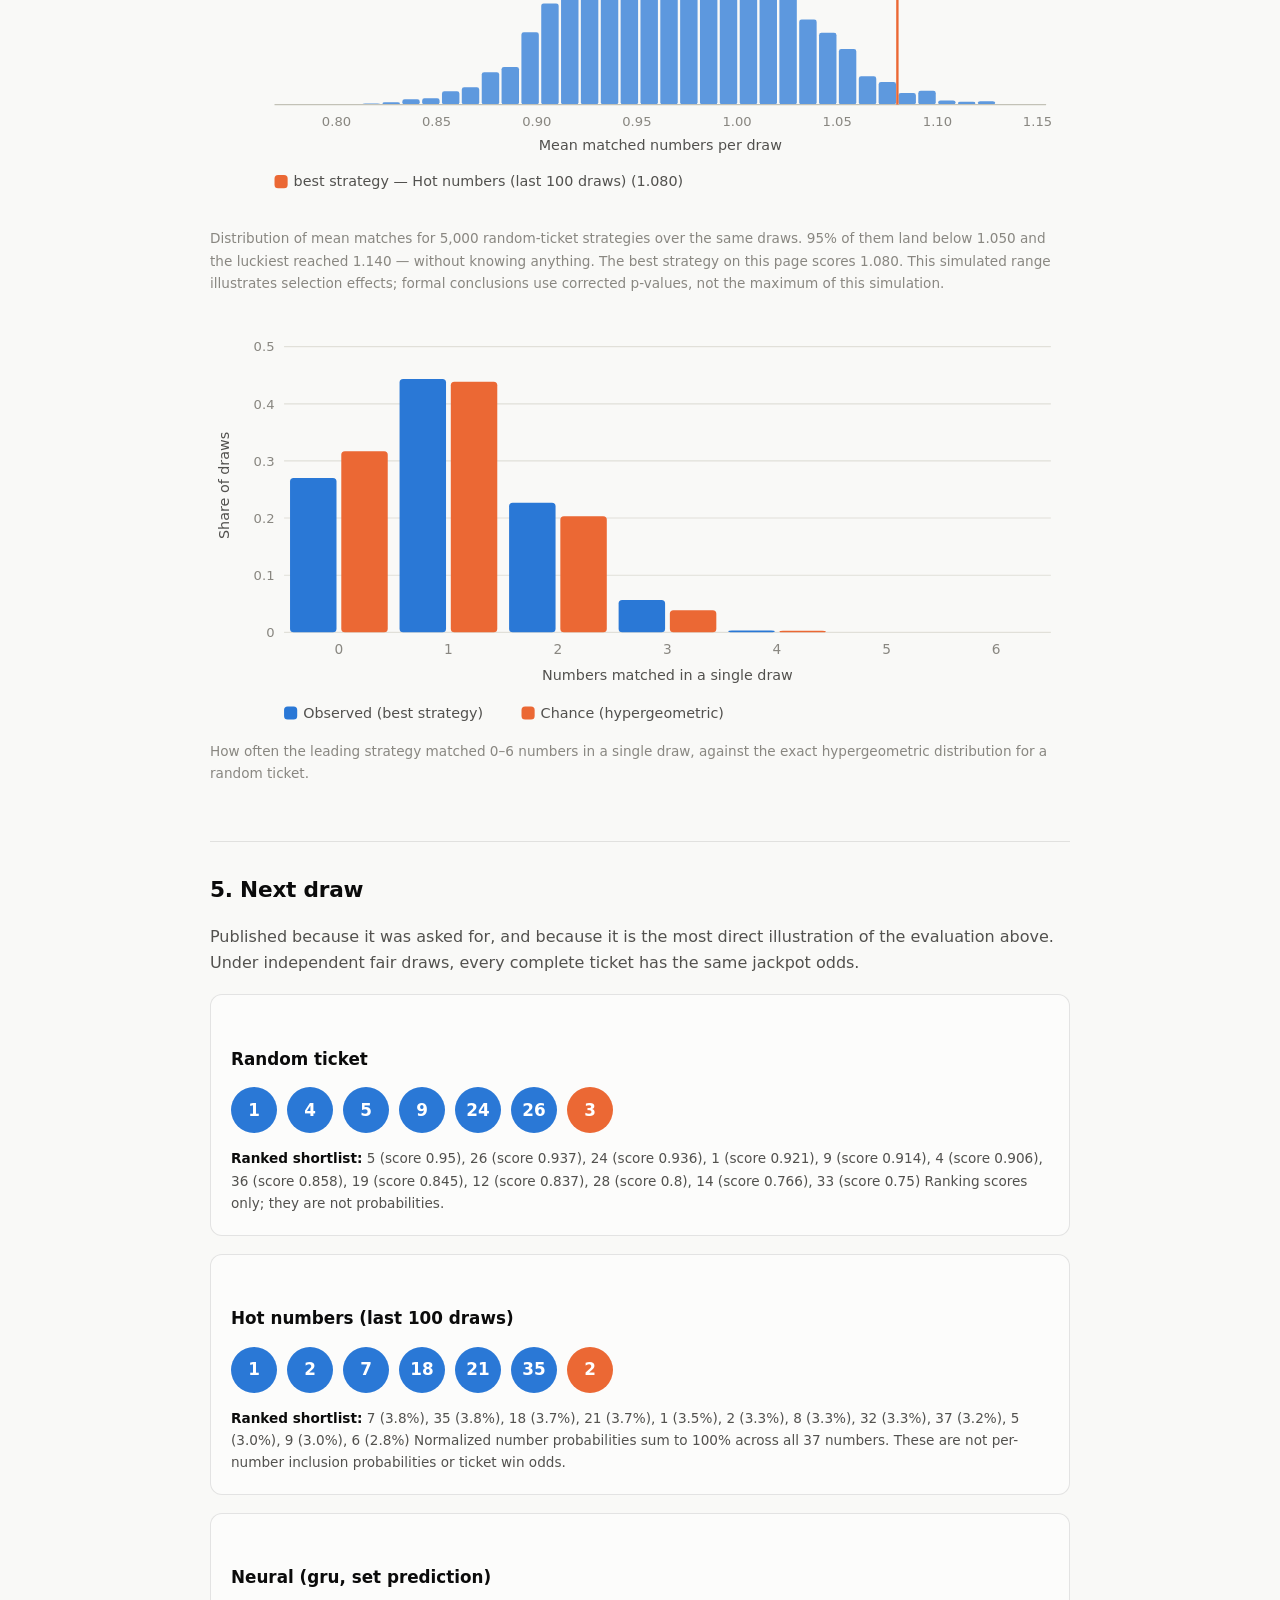
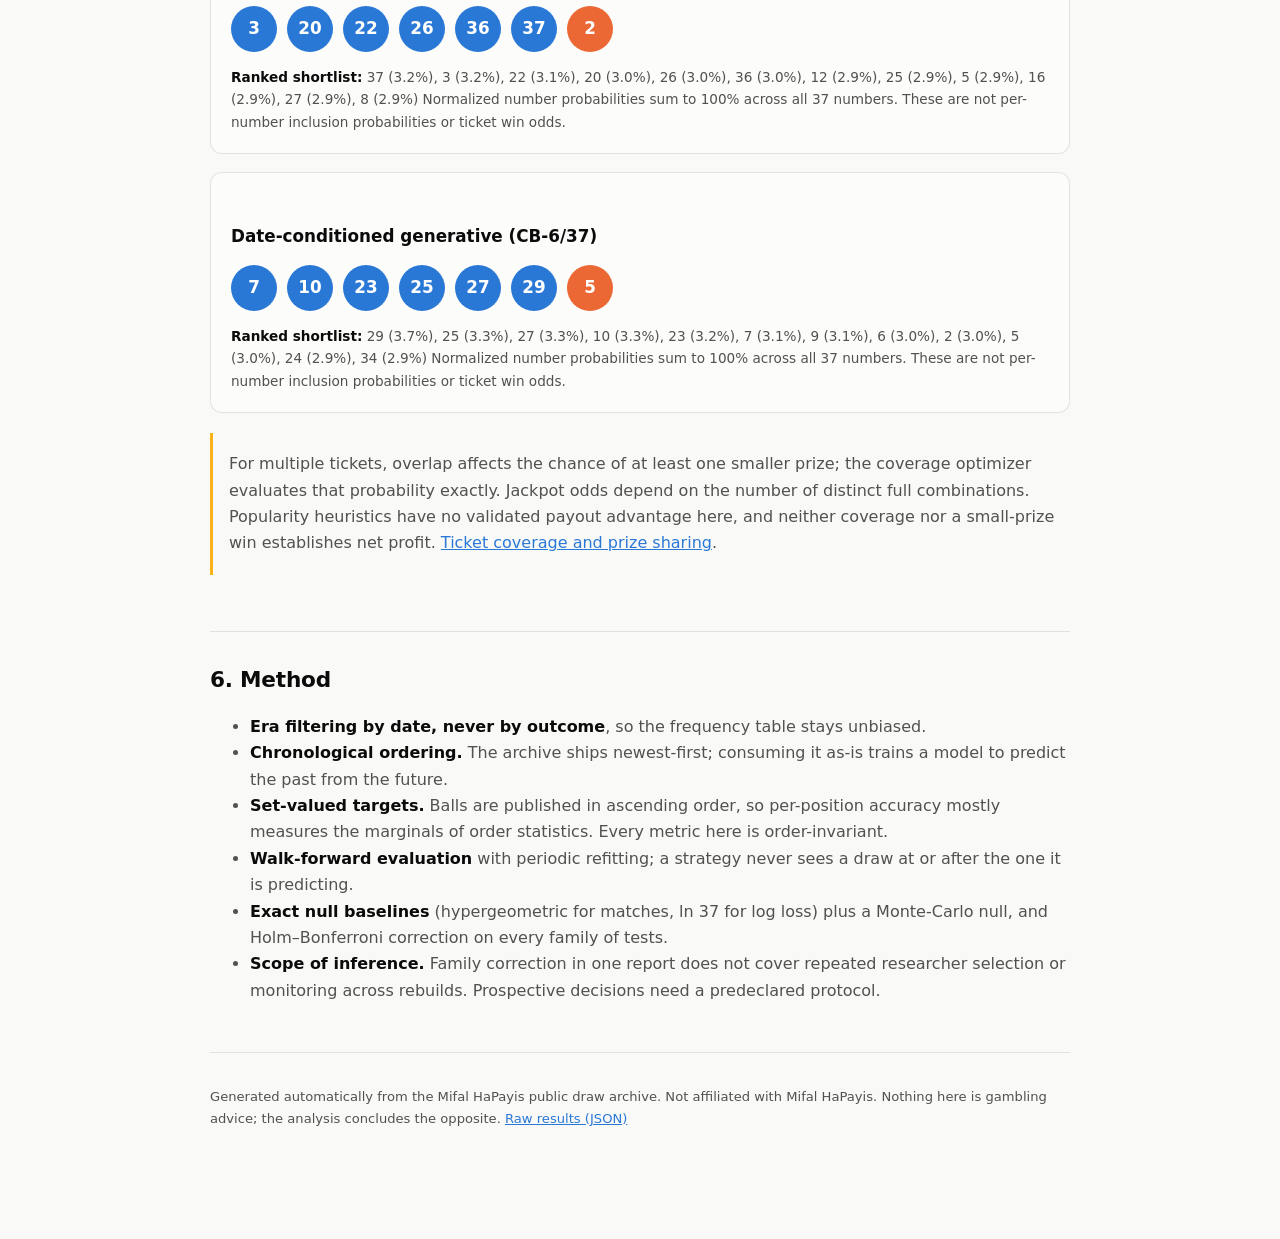
<file: docs/benchmark/index.html>
<!doctype html><html lang="en"><head><meta charset="utf-8"><meta name="viewport" content="width=device-width,initial-scale=1"><title>Can a model predict the Israeli Lotto?</title><meta name="description" content="An adversarial benchmark of lottery prediction strategies against 1,600+ draws of the Israeli 6/37 Lotto."><style>
:root{color-scheme:light dark}
*{box-sizing:border-box}
body{margin:0;font-family:system-ui,-apple-system,"Segoe UI",sans-serif;
  background:var(--page);color:var(--text-primary);line-height:1.65;
  -webkit-font-smoothing:antialiased}
:root{
  --page:#f9f9f7;--surface:#fcfcfb;--text-primary:#0b0b0b;--text-secondary:#52514e;
  --muted:#898781;--grid:#e1e0d9;--axis:#c3c2b7;--border:rgba(11,11,11,.10);
  --series-1:#2a78d6;--series-2:#eb6834;--series-7:#4a3aa7;--series-8:#e34948;
  --good:#0ca30c;--critical:#d03b3b;--warning:#fab219;
}
@media (prefers-color-scheme:dark){:root:where(:not([data-theme=light])){
  --page:#0d0d0d;--surface:#1a1a19;--text-primary:#fff;--text-secondary:#c3c2b7;
  --muted:#898781;--grid:#2c2c2a;--axis:#383835;--border:rgba(255,255,255,.10);
  --series-1:#3987e5;--series-2:#d95926;--series-7:#9085e9;--series-8:#e66767;
}}
:root[data-theme=dark]{
  --page:#0d0d0d;--surface:#1a1a19;--text-primary:#fff;--text-secondary:#c3c2b7;
  --muted:#898781;--grid:#2c2c2a;--axis:#383835;--border:rgba(255,255,255,.10);
  --series-1:#3987e5;--series-2:#d95926;--series-7:#9085e9;--series-8:#e66767;
}
main{max-width:900px;margin:0 auto;padding:40px 20px 96px}
h1{font-size:clamp(1.7rem,4vw,2.4rem);line-height:1.2;margin:0 0 .3em;letter-spacing:-.02em}
h2{font-size:1.35rem;margin:2.6em 0 .6em;letter-spacing:-.01em;
  padding-top:1.4em;border-top:1px solid var(--border)}
h3{font-size:1.05rem;margin:1.8em 0 .4em}
p,li{color:var(--text-secondary)}
strong{color:var(--text-primary)}
code{font-family:ui-monospace,SFMono-Regular,Menlo,monospace;font-size:.87em;
  background:var(--surface);border:1px solid var(--border);border-radius:4px;padding:.1em .35em}
.sub{color:var(--muted);font-size:.95rem;margin-top:0}
.card{background:var(--surface);border:1px solid var(--border);border-radius:12px;
  padding:20px;margin:18px 0}
.chart{width:100%;height:auto;display:block}
figure{margin:22px 0}
figcaption{color:var(--muted);font-size:.85rem;margin-top:10px}
.scroll{overflow-x:auto;-webkit-overflow-scrolling:touch}
table{border-collapse:collapse;width:100%;font-size:.88rem;min-width:520px}
th,td{text-align:left;padding:8px 12px;border-bottom:1px solid var(--border);white-space:nowrap}
th{color:var(--muted);font-weight:600;font-size:.78rem;text-transform:uppercase;letter-spacing:.04em}
td.num{text-align:right;font-variant-numeric:tabular-nums;color:var(--text-primary)}
.tiles{display:grid;grid-template-columns:repeat(auto-fit,minmax(150px,1fr));gap:12px;margin:22px 0}
.tile{background:var(--surface);border:1px solid var(--border);border-radius:12px;padding:16px}
.tile .k{font-size:.75rem;text-transform:uppercase;letter-spacing:.05em;color:var(--muted)}
.tile .v{font-size:1.65rem;font-weight:650;color:var(--text-primary);margin-top:4px}
.tile .n{font-size:.8rem;color:var(--muted)}
.pill{display:inline-block;font-size:.72rem;font-weight:650;padding:.2em .6em;border-radius:99px;
  border:1px solid currentColor}
.pill.no{color:var(--good)}.pill.yes{color:var(--critical)}
.balls{display:flex;flex-wrap:wrap;gap:10px;margin:14px 0}
.ball{width:46px;height:46px;border-radius:50%;display:grid;place-items:center;
  font-weight:650;font-size:1.05rem;background:var(--series-1);color:#fff}
.ball.strong{background:var(--series-2)}
.note{border-left:3px solid var(--warning);padding:2px 0 2px 16px;margin:20px 0}
footer{color:var(--muted);font-size:.82rem;margin-top:48px;padding-top:20px;
  border-top:1px solid var(--border)}
a{color:var(--series-1)}
</style></head><body>
<main>
<h1>Can a model predict the Israeli Lotto?</h1>
<p class="sub">An adversarial benchmark of 19 prediction strategies against
1,664 draws of the 6/37 game &middot; data through 2026-11-14 &middot;
rebuilt 2026-11-14 23:56 UTC</p>

<div class="tiles">
  <div class="tile"><div class="k">Draws analysed</div><div class="v">1,664</div>
    <div class="n">2012 &rarr; today, one game format</div></div>
  <div class="tile"><div class="k">Strategies tested</div><div class="v">19</div>
    <div class="n">walk-forward, no lookahead</div></div>
  <div class="tile"><div class="k">Best mean matches</div><div class="v">1.080</div>
    <div class="n">chance gives 0.973</div></div>
  <div class="tile"><div class="k">Verdict</div><div class="v" style="font-size:1.05rem;padding-top:8px"><span class="pill no">no signal detected</span></div>
    <div class="n">after multiple-testing correction</div></div>
</div>


<div class="note"><p><strong>The headline.</strong> These tests did not detect a deviation after correction within each test family. A predictive advantage has not been established. This does not prove perfect randomness or rule out effects the tests lack power to detect.</p></div>

<h2>1. The data is not what the archive hands you</h2>
<p>The published archive runs from 1968, but the <em>game</em> changed repeatedly: a 6/49-style
pool until 2004, 6/34 with a strong number up to 10 from 2005, and the current 6/37
with strong 1&ndash;7 only from 2012. Pooling those eras models a machine that never existed.</p>
<p>Worse is <em>how</em> the older pipeline handled it: it filtered rows by <em>ball value</em>,
dropping any draw containing a number above 37. That is not a format filter, it is a
selection on the outcome &mdash; it deletes precisely the draws that contained high numbers and
keeps the low ones, manufacturing a downward bias in the surviving frequency table.
In the pre-2004 years it discarded 1,843 of
2,019 draws that way. This report filters by <strong>date</strong>
instead, which is unbiased, and uses the 1,664 draws from 2012 onward.</p>
<div class="scroll"><table><thead><tr><th>Game format</th><th>Draws</th><th>Max ball</th><th>Max strong</th><th>Kept by legacy filter</th></tr></thead><tbody><tr><td class="">1968&ndash;2004 &middot; 6/49-era pool, strong number up to 49</td><td class="num">2,124</td><td class="num">49</td><td class="num">49</td><td class="num">11%</td></tr><tr><td class="">2005&ndash;2008 &middot; 6/34, strong 1&ndash;10</td><td class="num">446</td><td class="num">34</td><td class="num">10</td><td class="num">69%</td></tr><tr><td class="">2009&ndash;2011 &middot; 6/37 transition, strong still reaching 8&ndash;9</td><td class="num">326</td><td class="num">37</td><td class="num">9</td><td class="num">92%</td></tr><tr><td class="">2012&ndash;2026 &middot; 6/37, strong 1&ndash;7 &mdash; <strong>used here</strong></td><td class="num">1,664</td><td class="num">37</td><td class="num">7</td><td class="num">100%</td></tr></tbody></table></div>
<details><summary style="cursor:pointer;color:var(--muted);font-size:.85rem;margin-top:12px">
Year-by-year detail</summary>
<div class="scroll"><table><thead><tr><th>Year</th><th>Draws</th><th>Max ball</th><th>Max strong</th><th>Kept by legacy filter</th></tr></thead><tbody><tr><td class="">1968</td><td class="num">18</td><td class="num">39</td><td class="num">39</td><td class="num">33%</td></tr><tr><td class="">1969</td><td class="num">52</td><td class="num">39</td><td class="num">39</td><td class="num">12%</td></tr><tr><td class="">1970</td><td class="num">52</td><td class="num">39</td><td class="num">39</td><td class="num">8%</td></tr><tr><td class="">1971</td><td class="num">51</td><td class="num">39</td><td class="num">38</td><td class="num">16%</td></tr><tr><td class="">1972</td><td class="num">52</td><td class="num">39</td><td class="num">38</td><td class="num">21%</td></tr><tr><td class="">1973</td><td class="num">50</td><td class="num">39</td><td class="num">39</td><td class="num">6%</td></tr><tr><td class="">1974</td><td class="num">53</td><td class="num">39</td><td class="num">39</td><td class="num">19%</td></tr><tr><td class="">1975</td><td class="num">52</td><td class="num">39</td><td class="num">39</td><td class="num">13%</td></tr><tr><td class="">1976</td><td class="num">52</td><td class="num">39</td><td class="num">38</td><td class="num">17%</td></tr><tr><td class="">1977</td><td class="num">52</td><td class="num">39</td><td class="num">36</td><td class="num">19%</td></tr><tr><td class="">1978</td><td class="num">51</td><td class="num">39</td><td class="num">39</td><td class="num">10%</td></tr><tr><td class="">1979</td><td class="num">52</td><td class="num">39</td><td class="num">39</td><td class="num">13%</td></tr><tr><td class="">1980</td><td class="num">53</td><td class="num">39</td><td class="num">39</td><td class="num">11%</td></tr><tr><td class="">1981</td><td class="num">52</td><td class="num">39</td><td class="num">39</td><td class="num">12%</td></tr><tr><td class="">1982</td><td class="num">52</td><td class="num">40</td><td class="num">39</td><td class="num">10%</td></tr><tr><td class="">1983</td><td class="num">52</td><td class="num">40</td><td class="num">39</td><td class="num">8%</td></tr><tr><td class="">1984</td><td class="num">52</td><td class="num">40</td><td class="num">40</td><td class="num">12%</td></tr><tr><td class="">1985</td><td class="num">53</td><td class="num">40</td><td class="num">39</td><td class="num">9%</td></tr><tr><td class="">1986</td><td class="num">52</td><td class="num">42</td><td class="num">42</td><td class="num">8%</td></tr><tr><td class="">1987</td><td class="num">52</td><td class="num">42</td><td class="num">41</td><td class="num">8%</td></tr><tr><td class="">1988</td><td class="num">52</td><td class="num">42</td><td class="num">42</td><td class="num">12%</td></tr><tr><td class="">1989</td><td class="num">52</td><td class="num">42</td><td class="num">41</td><td class="num">10%</td></tr><tr><td class="">1990</td><td class="num">52</td><td class="num">45</td><td class="num">42</td><td class="num">12%</td></tr><tr><td class="">1991</td><td class="num">52</td><td class="num">45</td><td class="num">45</td><td class="num">10%</td></tr><tr><td class="">1992</td><td class="num">52</td><td class="num">45</td><td class="num">45</td><td class="num">6%</td></tr><tr><td class="">1993</td><td class="num">52</td><td class="num">48</td><td class="num">49</td><td class="num">6%</td></tr><tr><td class="">1994</td><td class="num">52</td><td class="num">49</td><td class="num">49</td><td class="num">4%</td></tr><tr><td class="">1995</td><td class="num">51</td><td class="num">49</td><td class="num">49</td><td class="num">2%</td></tr><tr><td class="">1996</td><td class="num">53</td><td class="num">49</td><td class="num">49</td><td class="num">6%</td></tr><tr><td class="">1997</td><td class="num">52</td><td class="num">49</td><td class="num">48</td><td class="num">2%</td></tr><tr><td class="">1998</td><td class="num">51</td><td class="num">49</td><td class="num">49</td><td class="num">2%</td></tr><tr><td class="">1999</td><td class="num">52</td><td class="num">49</td><td class="num">48</td><td class="num">0%</td></tr><tr><td class="">2000</td><td class="num">78</td><td class="num">49</td><td class="num">48</td><td class="num">1%</td></tr><tr><td class="">2001</td><td class="num">104</td><td class="num">45</td><td class="num">45</td><td class="num">4%</td></tr><tr><td class="">2002</td><td class="num">105</td><td class="num">45</td><td class="num">45</td><td class="num">6%</td></tr><tr><td class="">2003</td><td class="num">104</td><td class="num">45</td><td class="num">45</td><td class="num">3%</td></tr><tr><td class="">2004</td><td class="num">105</td><td class="num">45</td><td class="num">45</td><td class="num">59%</td></tr><tr><td class="">2005</td><td class="num">106</td><td class="num">34</td><td class="num">10</td><td class="num">70%</td></tr><tr><td class="">2006</td><td class="num">115</td><td class="num">34</td><td class="num">10</td><td class="num">65%</td></tr><tr><td class="">2007</td><td class="num">117</td><td class="num">34</td><td class="num">10</td><td class="num">68%</td></tr><tr><td class="">2008</td><td class="num">108</td><td class="num">34</td><td class="num">10</td><td class="num">71%</td></tr><tr><td class="">2009</td><td class="num">113</td><td class="num">37</td><td class="num">9</td><td class="num">86%</td></tr><tr><td class="">2010</td><td class="num">108</td><td class="num">37</td><td class="num">8</td><td class="num">91%</td></tr><tr><td class="">2011</td><td class="num">105</td><td class="num">37</td><td class="num">8</td><td class="num">99%</td></tr><tr><td class="">2012</td><td class="num">118</td><td class="num">37</td><td class="num">7</td><td class="num">100%</td></tr><tr><td class="">2013</td><td class="num">105</td><td class="num">37</td><td class="num">7</td><td class="num">100%</td></tr><tr><td class="">2014</td><td class="num">104</td><td class="num">37</td><td class="num">7</td><td class="num">100%</td></tr><tr><td class="">2015</td><td class="num">104</td><td class="num">37</td><td class="num">7</td><td class="num">100%</td></tr><tr><td class="">2016</td><td class="num">105</td><td class="num">37</td><td class="num">7</td><td class="num">100%</td></tr><tr><td class="">2017</td><td class="num">116</td><td class="num">37</td><td class="num">7</td><td class="num">100%</td></tr><tr><td class="">2018</td><td class="num">118</td><td class="num">37</td><td class="num">7</td><td class="num">100%</td></tr><tr><td class="">2019</td><td class="num">119</td><td class="num">37</td><td class="num">7</td><td class="num">100%</td></tr><tr><td class="">2020</td><td class="num">97</td><td class="num">37</td><td class="num">7</td><td class="num">100%</td></tr><tr><td class="">2021</td><td class="num">118</td><td class="num">37</td><td class="num">7</td><td class="num">100%</td></tr><tr><td class="">2022</td><td class="num">118</td><td class="num">37</td><td class="num">7</td><td class="num">100%</td></tr><tr><td class="">2023</td><td class="num">106</td><td class="num">37</td><td class="num">7</td><td class="num">100%</td></tr><tr><td class="">2024</td><td class="num">119</td><td class="num">37</td><td class="num">7</td><td class="num">100%</td></tr><tr><td class="">2025</td><td class="num">116</td><td class="num">37</td><td class="num">7</td><td class="num">100%</td></tr><tr><td class="">2026</td><td class="num">101</td><td class="num">37</td><td class="num">7</td><td class="num">100%</td></tr></tbody></table></div>
</details>

<h2>2. Is there anything to predict?</h2>
<p>Before fitting anything, test the sequence for exploitable structure. Each test below is
a different possible departure from the null; a small p&#8209;value warrants investigation.
It does not by itself establish exploitable structure. Because 9 tests run at once, significance is judged
after a Holm&ndash;Bonferroni correction.</p>
<div class="scroll"><table><thead><tr><th>Test</th><th>Statistic</th><th>p-value</th><th>After correction</th></tr></thead><tbody><tr><td class="">Ball frequency uniformity (without-replacement chi-square)</td><td class="num">42.33</td><td class="num">0.2167</td><td class="num"><span class="pill no">no signal</span></td></tr><tr><td class="">Strong-number uniformity (chi-square)</td><td class="num">3.62</td><td class="num">0.7274</td><td class="num"><span class="pill no">no signal</span></td></tr><tr><td class="">Lag-1 serial independence (hot/due folklore)</td><td class="num">1.51</td><td class="num">0.2188</td><td class="num"><span class="pill no">no signal</span></td></tr><tr><td class="">Appearance-gap distribution vs geometric</td><td class="num">12.62</td><td class="num">0.3191</td><td class="num"><span class="pill no">no signal</span></td></tr><tr><td class="">Pairwise co-occurrence (666 pairs, exact-binomial Bonferroni)</td><td class="num">3.72</td><td class="num">0.4830</td><td class="num"><span class="pill no">no signal</span></td></tr><tr><td class="">Draw-sum distribution (chi-square vs exact null)</td><td class="num">20.07</td><td class="num">0.3903</td><td class="num"><span class="pill no">no signal</span></td></tr><tr><td class="">First half vs second half frequency drift (without-replacement Wald)</td><td class="num">30.62</td><td class="num">0.7219</td><td class="num"><span class="pill no">no signal</span></td></tr><tr><td class="">Incompressibility (no generating function within compressor reach)</td><td class="num">24.05</td><td class="num">1.0000</td><td class="num"><span class="pill no">no signal</span></td></tr><tr><td class="">Surrogate-data determinism (method of analogues vs shuffles)</td><td class="num">1.03</td><td class="num">0.2175</td><td class="num"><span class="pill no">no signal</span></td></tr></tbody></table></div>
<figure><svg viewBox="0 0 760 300" role="img" aria-label="Frequency of each number" preserveAspectRatio="xMidYMid meet" class="chart"><rect x="54" y="52.1" width="690" height="40.1" fill="var(--series-1)" opacity="0.10"/><line x1="54" y1="252.0" x2="744" y2="252.0" stroke="var(--grid)" stroke-width="1"/><text x="46" y="256.0" fill="var(--muted)" font-size="11" text-anchor="end">0</text><line x1="54" y1="218.7" x2="744" y2="218.7" stroke="var(--grid)" stroke-width="1"/><text x="46" y="222.7" fill="var(--muted)" font-size="11" text-anchor="end">50</text><line x1="54" y1="185.4" x2="744" y2="185.4" stroke="var(--grid)" stroke-width="1"/><text x="46" y="189.4" fill="var(--muted)" font-size="11" text-anchor="end">100</text><line x1="54" y1="152.0" x2="744" y2="152.0" stroke="var(--grid)" stroke-width="1"/><text x="46" y="156.0" fill="var(--muted)" font-size="11" text-anchor="end">150</text><line x1="54" y1="118.7" x2="744" y2="118.7" stroke="var(--grid)" stroke-width="1"/><text x="46" y="122.7" fill="var(--muted)" font-size="11" text-anchor="end">200</text><line x1="54" y1="85.4" x2="744" y2="85.4" stroke="var(--grid)" stroke-width="1"/><text x="46" y="89.4" fill="var(--muted)" font-size="11" text-anchor="end">250</text><line x1="54" y1="52.1" x2="744" y2="52.1" stroke="var(--grid)" stroke-width="1"/><text x="46" y="56.1" fill="var(--muted)" font-size="11" text-anchor="end">300</text><line x1="54" y1="18.7" x2="744" y2="18.7" stroke="var(--grid)" stroke-width="1"/><text x="46" y="22.7" fill="var(--muted)" font-size="11" text-anchor="end">350</text><rect x="55.0" y="54.7" width="16.6" height="197.3" rx="3" fill="var(--series-1)"><title>1: 296</title></rect><text x="63.3" y="268" fill="var(--muted)" font-size="10" text-anchor="middle">1</text><rect x="73.6" y="75.4" width="16.6" height="176.6" rx="3" fill="var(--series-1)"><title>2: 265</title></rect><rect x="92.3" y="73.4" width="16.6" height="178.6" rx="3" fill="var(--series-1)"><title>3: 268</title></rect><rect x="110.9" y="86.1" width="16.6" height="165.9" rx="3" fill="var(--series-1)"><title>4: 249</title></rect><text x="119.3" y="268" fill="var(--muted)" font-size="10" text-anchor="middle">4</text><rect x="129.6" y="74.1" width="16.6" height="177.9" rx="3" fill="var(--series-1)"><title>5: 267</title></rect><rect x="148.2" y="72.1" width="16.6" height="179.9" rx="3" fill="var(--series-1)"><title>6: 270</title></rect><rect x="166.9" y="78.1" width="16.6" height="173.9" rx="3" fill="var(--series-1)"><title>7: 261</title></rect><text x="175.2" y="268" fill="var(--muted)" font-size="10" text-anchor="middle">7</text><rect x="185.5" y="66.7" width="16.6" height="185.3" rx="3" fill="var(--series-1)"><title>8: 278</title></rect><rect x="204.2" y="72.1" width="16.6" height="179.9" rx="3" fill="var(--series-1)"><title>9: 270</title></rect><rect x="222.8" y="70.7" width="16.6" height="181.3" rx="3" fill="var(--series-1)"><title>10: 272</title></rect><text x="231.2" y="268" fill="var(--muted)" font-size="10" text-anchor="middle">10</text><rect x="241.5" y="52.1" width="16.6" height="199.9" rx="3" fill="var(--series-1)"><title>11: 300</title></rect><rect x="260.1" y="66.7" width="16.6" height="185.3" rx="3" fill="var(--series-1)"><title>12: 278</title></rect><rect x="278.8" y="68.1" width="16.6" height="183.9" rx="3" fill="var(--series-1)"><title>13: 276</title></rect><text x="287.1" y="268" fill="var(--muted)" font-size="10" text-anchor="middle">13</text><rect x="297.4" y="96.1" width="16.6" height="155.9" rx="3" fill="var(--series-1)"><title>14: 234</title></rect><rect x="316.1" y="88.7" width="16.6" height="163.3" rx="3" fill="var(--series-1)"><title>15: 245</title></rect><rect x="334.7" y="87.4" width="16.6" height="164.6" rx="3" fill="var(--series-1)"><title>16: 247</title></rect><text x="343.1" y="268" fill="var(--muted)" font-size="10" text-anchor="middle">16</text><rect x="353.4" y="80.7" width="16.6" height="171.3" rx="3" fill="var(--series-1)"><title>17: 257</title></rect><rect x="372.0" y="77.4" width="16.6" height="174.6" rx="3" fill="var(--series-1)"><title>18: 262</title></rect><rect x="390.7" y="82.1" width="16.6" height="169.9" rx="3" fill="var(--series-1)"><title>19: 255</title></rect><text x="399.0" y="268" fill="var(--muted)" font-size="10" text-anchor="middle">19</text><rect x="409.3" y="74.1" width="16.6" height="177.9" rx="3" fill="var(--series-1)"><title>20: 267</title></rect><rect x="428.0" y="62.7" width="16.6" height="189.3" rx="3" fill="var(--series-1)"><title>21: 284</title></rect><rect x="446.6" y="72.1" width="16.6" height="179.9" rx="3" fill="var(--series-1)"><title>22: 270</title></rect><text x="454.9" y="268" fill="var(--muted)" font-size="10" text-anchor="middle">22</text><rect x="465.3" y="75.4" width="16.6" height="176.6" rx="3" fill="var(--series-1)"><title>23: 265</title></rect><rect x="483.9" y="80.7" width="16.6" height="171.3" rx="3" fill="var(--series-1)"><title>24: 257</title></rect><rect x="502.6" y="46.7" width="16.6" height="205.3" rx="3" fill="var(--series-1)"><title>25: 308</title></rect><text x="510.9" y="268" fill="var(--muted)" font-size="10" text-anchor="middle">25</text><rect x="521.2" y="60.7" width="16.6" height="191.3" rx="3" fill="var(--series-1)"><title>26: 287</title></rect><rect x="539.9" y="57.4" width="16.6" height="194.6" rx="3" fill="var(--series-1)"><title>27: 292</title></rect><rect x="558.5" y="67.4" width="16.6" height="184.6" rx="3" fill="var(--series-1)"><title>28: 277</title></rect><text x="566.8" y="268" fill="var(--muted)" font-size="10" text-anchor="middle">28</text><rect x="577.2" y="56.7" width="16.6" height="195.3" rx="3" fill="var(--series-1)"><title>29: 293</title></rect><rect x="595.8" y="73.4" width="16.6" height="178.6" rx="3" fill="var(--series-1)"><title>30: 268</title></rect><rect x="614.5" y="83.4" width="16.6" height="168.6" rx="3" fill="var(--series-1)"><title>31: 253</title></rect><text x="622.8" y="268" fill="var(--muted)" font-size="10" text-anchor="middle">31</text><rect x="633.1" y="85.4" width="16.6" height="166.6" rx="3" fill="var(--series-1)"><title>32: 250</title></rect><rect x="651.8" y="72.1" width="16.6" height="179.9" rx="3" fill="var(--series-1)"><title>33: 270</title></rect><rect x="670.4" y="70.7" width="16.6" height="181.3" rx="3" fill="var(--series-1)"><title>34: 272</title></rect><text x="678.7" y="268" fill="var(--muted)" font-size="10" text-anchor="middle">34</text><rect x="689.1" y="58.1" width="16.6" height="193.9" rx="3" fill="var(--series-1)"><title>35: 291</title></rect><rect x="707.7" y="82.7" width="16.6" height="169.3" rx="3" fill="var(--series-1)"><title>36: 254</title></rect><rect x="726.4" y="68.1" width="16.6" height="183.9" rx="3" fill="var(--series-1)"><title>37: 276</title></rect><text x="734.7" y="268" fill="var(--muted)" font-size="10" text-anchor="middle">37</text><line x1="54" y1="72.2" x2="744" y2="72.2" stroke="var(--series-8)" stroke-width="2" stroke-dasharray="5 4"/><text x="744" y="66.2" fill="var(--series-8)" font-size="11.5" text-anchor="end">expected if fair (270)</text><text x="399.0" y="292" fill="var(--text-secondary)" font-size="12" text-anchor="middle">Ball number</text><text transform="translate(14,135.0) rotate(-90)" fill="var(--text-secondary)" font-size="12" text-anchor="middle">Times drawn</text></svg>
<figcaption>How often each number has been drawn since 2012. The shaded band is the
&plusmn;2&sigma; reference range for each individual number; 3 bars lie outside it.
This is not a simultaneous confidence band for all 37 numbers. Use the corrected
uniformity test to assess the overall frequency profile.</figcaption></figure>

<h2>3. Benchmarking 19 strategies, honestly</h2>
<p>Each strategy is evaluated <strong>walk-forward</strong>: for every draw in the test window it
sees only the draws that preceded it, produces a six-number ticket, and is scored on how many
of those numbers came up. A randomly filled ticket scores
6&times;6/37 = <strong>0.9730</strong> matches per draw on average.
That number is the bar.</p>
<figure><svg viewBox="0 0 780 716" role="img" aria-label="Mean matched numbers per draw by strategy" preserveAspectRatio="xMidYMid meet" class="chart"><line x1="275.0" y1="16" x2="275.0" y2="672" stroke="var(--grid)" stroke-width="1"/><text x="275.0" y="692" fill="var(--muted)" font-size="12" text-anchor="middle">0</text><line x1="367.0" y1="16" x2="367.0" y2="672" stroke="var(--grid)" stroke-width="1"/><text x="367.0" y="692" fill="var(--muted)" font-size="12" text-anchor="middle">0.25</text><line x1="458.9" y1="16" x2="458.9" y2="672" stroke="var(--grid)" stroke-width="1"/><text x="458.9" y="692" fill="var(--muted)" font-size="12" text-anchor="middle">0.5</text><line x1="550.9" y1="16" x2="550.9" y2="672" stroke="var(--grid)" stroke-width="1"/><text x="550.9" y="692" fill="var(--muted)" font-size="12" text-anchor="middle">0.75</text><line x1="642.9" y1="16" x2="642.9" y2="672" stroke="var(--grid)" stroke-width="1"/><text x="642.9" y="692" fill="var(--muted)" font-size="12" text-anchor="middle">1</text><rect x="275" y="24.3" width="397.3" height="18" rx="4" fill="var(--series-2)"><title>Hot numbers (last 100 draws): 1.080</title></rect><text x="265" y="37.3" fill="var(--text-secondary)" font-size="12.5" text-anchor="end">Hot numbers (last 100 draws)</text><text x="680.3" y="37.3" fill="var(--text-primary)" font-size="12.5" font-variant-numeric="tabular-nums">1.080</text><rect x="275" y="58.8" width="392.4" height="18" rx="4" fill="var(--series-1)"><title>Lag-1 persistence: 1.067</title></rect><text x="265" y="71.8" fill="var(--text-secondary)" font-size="12.5" text-anchor="end">Lag-1 persistence</text><text x="675.4" y="71.8" fill="var(--text-primary)" font-size="12.5" font-variant-numeric="tabular-nums">1.067</text><rect x="275" y="93.3" width="381.4" height="18" rx="4" fill="var(--series-1)"><title>Perfect-fit function (DFT): 1.037</title></rect><text x="265" y="106.3" fill="var(--text-secondary)" font-size="12.5" text-anchor="end">Perfect-fit function (DFT)</text><text x="664.4" y="106.3" fill="var(--text-primary)" font-size="12.5" font-variant-numeric="tabular-nums">1.037</text><rect x="275" y="127.8" width="380.2" height="18" rx="4" fill="var(--series-1)"><title>EWMA frequency (half-life 50): 1.033</title></rect><text x="265" y="140.8" fill="var(--text-secondary)" font-size="12.5" text-anchor="end">EWMA frequency (half-life 50)</text><text x="663.2" y="140.8" fill="var(--text-primary)" font-size="12.5" font-variant-numeric="tabular-nums">1.033</text><rect x="275" y="162.4" width="378.9" height="18" rx="4" fill="var(--series-1)"><title>Hot numbers (all-time): 1.030</title></rect><text x="265" y="175.4" fill="var(--text-secondary)" font-size="12.5" text-anchor="end">Hot numbers (all-time)</text><text x="661.9" y="175.4" fill="var(--text-primary)" font-size="12.5" font-variant-numeric="tabular-nums">1.030</text><rect x="275" y="196.9" width="376.5" height="18" rx="4" fill="var(--series-1)"><title>Golden ratio (Kronecker schedule): 1.023</title></rect><text x="265" y="209.9" fill="var(--text-secondary)" font-size="12.5" text-anchor="end">Golden ratio (Kronecker schedule)</text><text x="659.5" y="209.9" fill="var(--text-primary)" font-size="12.5" font-variant-numeric="tabular-nums">1.023</text><rect x="275" y="231.4" width="372.8" height="18" rx="4" fill="var(--series-1)"><title>Perfect-fit function (spline): 1.013</title></rect><text x="265" y="244.4" fill="var(--text-secondary)" font-size="12.5" text-anchor="end">Perfect-fit function (spline)</text><text x="655.8" y="244.4" fill="var(--text-primary)" font-size="12.5" font-variant-numeric="tabular-nums">1.013</text><rect x="275" y="265.9" width="370.3" height="18" rx="4" fill="var(--series-1)"><title>Perfect-fit function (polynomial): 1.007</title></rect><text x="265" y="278.9" fill="var(--text-secondary)" font-size="12.5" text-anchor="end">Perfect-fit function (polynomial)</text><text x="653.3" y="278.9" fill="var(--text-primary)" font-size="12.5" font-variant-numeric="tabular-nums">1.007</text><rect x="275" y="300.5" width="366.7" height="18" rx="4" fill="var(--series-1)"><title>Random ticket: 0.997</title></rect><text x="265" y="313.5" fill="var(--text-secondary)" font-size="12.5" text-anchor="end">Random ticket</text><text x="649.7" y="313.5" fill="var(--text-primary)" font-size="12.5" font-variant-numeric="tabular-nums">0.997</text><rect x="275" y="335.0" width="366.7" height="18" rx="4" fill="var(--series-1)"><title>Method of analogues (chaos): 0.997</title></rect><text x="265" y="348.0" fill="var(--text-secondary)" font-size="12.5" text-anchor="end">Method of analogues (chaos)</text><text x="649.7" y="348.0" fill="var(--text-primary)" font-size="12.5" font-variant-numeric="tabular-nums">0.997</text><rect x="275" y="369.5" width="365.4" height="18" rx="4" fill="var(--series-1)"><title>Overdue (longest absence): 0.993</title></rect><text x="265" y="382.5" fill="var(--text-secondary)" font-size="12.5" text-anchor="end">Overdue (longest absence)</text><text x="648.4" y="382.5" fill="var(--text-primary)" font-size="12.5" font-variant-numeric="tabular-nums">0.993</text><rect x="275" y="404.1" width="361.8" height="18" rx="4" fill="var(--series-1)"><title>Cold numbers (all-time): 0.983</title></rect><text x="265" y="417.1" fill="var(--text-secondary)" font-size="12.5" text-anchor="end">Cold numbers (all-time)</text><text x="644.8" y="417.1" fill="var(--text-primary)" font-size="12.5" font-variant-numeric="tabular-nums">0.983</text><rect x="275" y="438.6" width="361.8" height="18" rx="4" fill="var(--series-1)"><title>Rank ensemble: 0.983</title></rect><text x="265" y="451.6" fill="var(--text-secondary)" font-size="12.5" text-anchor="end">Rank ensemble</text><text x="644.8" y="451.6" fill="var(--text-primary)" font-size="12.5" font-variant-numeric="tabular-nums">0.983</text><rect x="275" y="473.1" width="359.3" height="18" rx="4" fill="var(--series-1)"><title>Fibonacci ticket (control): 0.977</title></rect><text x="265" y="486.1" fill="var(--text-secondary)" font-size="12.5" text-anchor="end">Fibonacci ticket (control)</text><text x="642.3" y="486.1" fill="var(--text-primary)" font-size="12.5" font-variant-numeric="tabular-nums">0.977</text><rect x="275" y="507.6" width="359.3" height="18" rx="4" fill="var(--series-1)"><title>Date-conditioned generative (CB-6/37): 0.977</title></rect><text x="265" y="520.6" fill="var(--text-secondary)" font-size="12.5" text-anchor="end">Date-conditioned generative (CB-6/37)</text><text x="642.3" y="520.6" fill="var(--text-primary)" font-size="12.5" font-variant-numeric="tabular-nums">0.977</text><rect x="275" y="542.2" width="355.6" height="18" rx="4" fill="var(--series-1)"><title>Sum-targeted combination: 0.967</title></rect><text x="265" y="555.2" fill="var(--text-secondary)" font-size="12.5" text-anchor="end">Sum-targeted combination</text><text x="638.6" y="555.2" fill="var(--text-primary)" font-size="12.5" font-variant-numeric="tabular-nums">0.967</text><rect x="275" y="576.7" width="350.7" height="18" rx="4" fill="var(--series-1)"><title>Pairwise co-occurrence (Markov): 0.953</title></rect><text x="265" y="589.7" fill="var(--text-secondary)" font-size="12.5" text-anchor="end">Pairwise co-occurrence (Markov)</text><text x="633.7" y="589.7" fill="var(--text-primary)" font-size="12.5" font-variant-numeric="tabular-nums">0.953</text><rect x="275" y="611.2" width="345.8" height="18" rx="4" fill="var(--series-1)"><title>Neural (transformer, set prediction): 0.940</title></rect><text x="265" y="624.2" fill="var(--text-secondary)" font-size="12.5" text-anchor="end">Neural (transformer, set prediction)</text><text x="628.8" y="624.2" fill="var(--text-primary)" font-size="12.5" font-variant-numeric="tabular-nums">0.940</text><rect x="275" y="645.7" width="321.3" height="18" rx="4" fill="var(--series-1)"><title>Neural (gru, set prediction): 0.873</title></rect><text x="265" y="658.7" fill="var(--text-secondary)" font-size="12.5" text-anchor="end">Neural (gru, set prediction)</text><text x="604.3" y="658.7" fill="var(--text-primary)" font-size="12.5" font-variant-numeric="tabular-nums">0.873</text><line x1="632.9" y1="12" x2="632.9" y2="676" stroke="var(--series-8)" stroke-width="2" stroke-dasharray="5 4"/><text x="632.9" y="710" fill="var(--series-8)" font-size="12" text-anchor="middle">random ticket (0.973)</text></svg>
<figcaption>Mean matched numbers per draw over the 300-draw walk-forward window.
The dashed line is chance. Bars land on both sides of it; the ordering reshuffles if you move
the window.</figcaption></figure>
<div class="scroll"><table><thead><tr><th>Strategy</th><th>Mean matches</th><th>Lift</th><th>z</th><th>p</th><th>Log loss</th><th>Strong acc.</th><th>Verdict</th></tr></thead><tbody><tr><td class="">Hot numbers (last 100 draws)</td><td class="num">1.0800</td><td class="num">+11.0%</td><td class="num">+2.21</td><td class="num">0.031</td><td class="num">3.6352</td><td class="num">0.133</td><td class="num"><span class="pill no">no signal</span></td></tr><tr><td class="">Lag-1 persistence</td><td class="num">1.0667</td><td class="num">+9.6%</td><td class="num">+1.94</td><td class="num">0.059</td><td class="num">3.6126</td><td class="num">0.110</td><td class="num"><span class="pill no">no signal</span></td></tr><tr><td class="">Perfect-fit function (DFT)</td><td class="num">1.0367</td><td class="num">+6.5%</td><td class="num">+1.32</td><td class="num">0.201</td><td class="num">&mdash;</td><td class="num">0.110</td><td class="num"><span class="pill no">no signal</span></td></tr><tr><td class="">EWMA frequency (half-life 50)</td><td class="num">1.0333</td><td class="num">+6.2%</td><td class="num">+1.25</td><td class="num">0.226</td><td class="num">3.6293</td><td class="num">0.140</td><td class="num"><span class="pill no">no signal</span></td></tr><tr><td class="">Hot numbers (all-time)</td><td class="num">1.0300</td><td class="num">+5.9%</td><td class="num">+1.18</td><td class="num">0.253</td><td class="num">3.6124</td><td class="num">0.127</td><td class="num"><span class="pill no">no signal</span></td></tr><tr><td class="">Golden ratio (Kronecker schedule)</td><td class="num">1.0233</td><td class="num">+5.2%</td><td class="num">+1.04</td><td class="num">0.314</td><td class="num">&mdash;</td><td class="num">0.150</td><td class="num"><span class="pill no">no signal</span></td></tr><tr><td class="">Perfect-fit function (spline)</td><td class="num">1.0133</td><td class="num">+4.1%</td><td class="num">+0.83</td><td class="num">0.423</td><td class="num">&mdash;</td><td class="num">0.110</td><td class="num"><span class="pill no">no signal</span></td></tr><tr><td class="">Perfect-fit function (polynomial)</td><td class="num">1.0067</td><td class="num">+3.5%</td><td class="num">+0.70</td><td class="num">0.506</td><td class="num">&mdash;</td><td class="num">0.110</td><td class="num"><span class="pill no">no signal</span></td></tr><tr><td class="">Random ticket</td><td class="num">0.9967</td><td class="num">+2.4%</td><td class="num">+0.49</td><td class="num">0.646</td><td class="num">&mdash;</td><td class="num">0.177</td><td class="num"><span class="pill no">no signal</span></td></tr><tr><td class="">Method of analogues (chaos)</td><td class="num">0.9967</td><td class="num">+2.4%</td><td class="num">+0.49</td><td class="num">0.646</td><td class="num">3.7024</td><td class="num">0.160</td><td class="num"><span class="pill no">no signal</span></td></tr><tr><td class="">Overdue (longest absence)</td><td class="num">0.9933</td><td class="num">+2.1%</td><td class="num">+0.42</td><td class="num">0.696</td><td class="num">&mdash;</td><td class="num">0.133</td><td class="num"><span class="pill no">no signal</span></td></tr><tr><td class="">Cold numbers (all-time)</td><td class="num">0.9833</td><td class="num">+1.1%</td><td class="num">+0.21</td><td class="num">0.853</td><td class="num">&mdash;</td><td class="num">0.183</td><td class="num"><span class="pill no">no signal</span></td></tr><tr><td class="">Rank ensemble</td><td class="num">0.9833</td><td class="num">+1.1%</td><td class="num">+0.21</td><td class="num">0.853</td><td class="num">&mdash;</td><td class="num">0.157</td><td class="num"><span class="pill no">no signal</span></td></tr><tr><td class="">Fibonacci ticket (control)</td><td class="num">0.9767</td><td class="num">+0.4%</td><td class="num">+0.08</td><td class="num">0.962</td><td class="num">&mdash;</td><td class="num">0.110</td><td class="num"><span class="pill no">no signal</span></td></tr><tr><td class="">Date-conditioned generative (CB-6/37)</td><td class="num">0.9767</td><td class="num">+0.4%</td><td class="num">+0.08</td><td class="num">0.962</td><td class="num">3.6351</td><td class="num">0.173</td><td class="num"><span class="pill no">no signal</span></td></tr><tr><td class="">Sum-targeted combination</td><td class="num">0.9667</td><td class="num">-0.6%</td><td class="num">-0.13</td><td class="num">0.928</td><td class="num">&mdash;</td><td class="num">0.110</td><td class="num"><span class="pill no">no signal</span></td></tr><tr><td class="">Pairwise co-occurrence (Markov)</td><td class="num">0.9533</td><td class="num">-2.0%</td><td class="num">-0.41</td><td class="num">0.714</td><td class="num">&mdash;</td><td class="num">0.110</td><td class="num"><span class="pill no">no signal</span></td></tr><tr><td class="">Neural (transformer, set prediction)</td><td class="num">0.9400</td><td class="num">-3.4%</td><td class="num">-0.68</td><td class="num">0.520</td><td class="num">3.6178</td><td class="num">0.133</td><td class="num"><span class="pill no">no signal</span></td></tr><tr><td class="">Neural (gru, set prediction)</td><td class="num">0.8733</td><td class="num">-10.2%</td><td class="num">-2.06</td><td class="num">0.041</td><td class="num">3.6242</td><td class="num">0.173</td><td class="num"><span class="pill no">no signal</span></td></tr></tbody></table></div>
<p>Two columns deserve attention. <strong>Log loss</strong> is a proper scoring rule &mdash; it grades
normalized marginal ball probabilities, not just the top six &mdash; and a uniform
guess scores exactly ln(37) = 3.6109. It is shown only for the
8 strategies that emit genuine per-number inclusion probabilities; the rest produce
ranks, gaps or indicator values, and normalising those into a distribution would be an arbitrary
transform that says nothing about calibration (for all-negative scores it collapses to the uniform
prior and would report exactly the baseline no matter how the numbers were ranked).
0 of 8 probability-emitting strategies have a lower mean marginal log loss than uniform in this window. This descriptive comparison is not a significance test or proof of future predictive skill. <strong>Verdict</strong>
applies Holm&ndash;Bonferroni across all 19 strategies, because the highest of
19 noisy numbers is high by construction.</p>

<h2>4. What &ldquo;beating chance&rdquo; actually looks like</h2>
<p>To make the multiple-comparisons problem concrete: 5,000 portfolios of
purely random strategies were sampled from the matching hypergeometric null.
The spread below illustrates the variation expected under zero skill.</p>
<figure><svg viewBox="0 0 720 344" role="img" aria-label="Where the best strategy lands inside pure chance" preserveAspectRatio="xMidYMid meet" class="chart"><text x="105.9" y="268" fill="var(--muted)" font-size="11" text-anchor="middle">0.80</text><text x="189.7" y="268" fill="var(--muted)" font-size="11" text-anchor="middle">0.85</text><text x="273.6" y="268" fill="var(--muted)" font-size="11" text-anchor="middle">0.90</text><text x="357.4" y="268" fill="var(--muted)" font-size="11" text-anchor="middle">0.95</text><text x="441.3" y="268" fill="var(--muted)" font-size="11" text-anchor="middle">1.00</text><text x="525.1" y="268" fill="var(--muted)" font-size="11" text-anchor="middle">1.05</text><text x="609.0" y="268" fill="var(--muted)" font-size="11" text-anchor="middle">1.10</text><text x="692.8" y="268" fill="var(--muted)" font-size="11" text-anchor="middle">1.15</text><rect x="77.9" y="249.5" width="14.6" height="0.5" rx="2" fill="var(--series-1)" opacity="0.75"><title>0.783–0.793: 1</title></rect><rect x="94.5" y="250.0" width="14.6" height="0.0" rx="2" fill="var(--series-1)" opacity="0.75"><title>0.793–0.803: 0</title></rect><rect x="111.2" y="250.0" width="14.6" height="0.0" rx="2" fill="var(--series-1)" opacity="0.75"><title>0.803–0.813: 0</title></rect><rect x="127.8" y="249.0" width="14.6" height="1.0" rx="2" fill="var(--series-1)" opacity="0.75"><title>0.813–0.823: 2</title></rect><rect x="144.4" y="248.1" width="14.6" height="1.9" rx="2" fill="var(--series-1)" opacity="0.75"><title>0.823–0.833: 4</title></rect><rect x="161.0" y="245.6" width="14.6" height="4.4" rx="2" fill="var(--series-1)" opacity="0.75"><title>0.833–0.843: 9</title></rect><rect x="177.6" y="244.7" width="14.6" height="5.3" rx="2" fill="var(--series-1)" opacity="0.75"><title>0.843–0.853: 11</title></rect><rect x="194.2" y="238.9" width="14.6" height="11.1" rx="2" fill="var(--series-1)" opacity="0.75"><title>0.853–0.863: 23</title></rect><rect x="210.8" y="235.5" width="14.6" height="14.5" rx="2" fill="var(--series-1)" opacity="0.75"><title>0.863–0.872: 30</title></rect><rect x="227.5" y="222.9" width="14.6" height="27.1" rx="2" fill="var(--series-1)" opacity="0.75"><title>0.872–0.882: 56</title></rect><rect x="244.1" y="218.5" width="14.6" height="31.5" rx="2" fill="var(--series-1)" opacity="0.75"><title>0.882–0.892: 65</title></rect><rect x="260.7" y="189.5" width="14.6" height="60.5" rx="2" fill="var(--series-1)" opacity="0.75"><title>0.892–0.902: 125</title></rect><rect x="277.3" y="165.3" width="14.6" height="84.7" rx="2" fill="var(--series-1)" opacity="0.75"><title>0.902–0.912: 175</title></rect><rect x="293.9" y="135.7" width="14.6" height="114.3" rx="2" fill="var(--series-1)" opacity="0.75"><title>0.912–0.922: 236</title></rect><rect x="310.5" y="118.3" width="14.6" height="131.7" rx="2" fill="var(--series-1)" opacity="0.75"><title>0.922–0.932: 272</title></rect><rect x="327.2" y="104.2" width="14.6" height="145.8" rx="2" fill="var(--series-1)" opacity="0.75"><title>0.932–0.942: 301</title></rect><rect x="343.8" y="77.6" width="14.6" height="172.4" rx="2" fill="var(--series-1)" opacity="0.75"><title>0.942–0.952: 356</title></rect><rect x="360.4" y="64.0" width="14.6" height="186.0" rx="2" fill="var(--series-1)" opacity="0.75"><title>0.952–0.962: 384</title></rect><rect x="377.0" y="45.6" width="14.6" height="204.4" rx="2" fill="var(--series-1)" opacity="0.75"><title>0.962–0.972: 422</title></rect><rect x="393.6" y="52.9" width="14.6" height="197.1" rx="2" fill="var(--series-1)" opacity="0.75"><title>0.972–0.981: 407</title></rect><rect x="410.2" y="42.7" width="14.6" height="207.3" rx="2" fill="var(--series-1)" opacity="0.75"><title>0.981–0.991: 428</title></rect><rect x="426.8" y="74.7" width="14.6" height="175.3" rx="2" fill="var(--series-1)" opacity="0.75"><title>0.991–1.001: 362</title></rect><rect x="443.5" y="86.8" width="14.6" height="163.2" rx="2" fill="var(--series-1)" opacity="0.75"><title>1.001–1.011: 337</title></rect><rect x="460.1" y="127.0" width="14.6" height="123.0" rx="2" fill="var(--series-1)" opacity="0.75"><title>1.011–1.021: 254</title></rect><rect x="476.7" y="142.5" width="14.6" height="107.5" rx="2" fill="var(--series-1)" opacity="0.75"><title>1.021–1.031: 222</title></rect><rect x="493.3" y="178.8" width="14.6" height="71.2" rx="2" fill="var(--series-1)" opacity="0.75"><title>1.031–1.041: 147</title></rect><rect x="509.9" y="189.9" width="14.6" height="60.1" rx="2" fill="var(--series-1)" opacity="0.75"><title>1.041–1.051: 124</title></rect><rect x="526.5" y="203.5" width="14.6" height="46.5" rx="2" fill="var(--series-1)" opacity="0.75"><title>1.051–1.061: 96</title></rect><rect x="543.2" y="226.3" width="14.6" height="23.7" rx="2" fill="var(--series-1)" opacity="0.75"><title>1.061–1.071: 49</title></rect><rect x="559.8" y="231.1" width="14.6" height="18.9" rx="2" fill="var(--series-1)" opacity="0.75"><title>1.071–1.081: 39</title></rect><rect x="576.4" y="240.3" width="14.6" height="9.7" rx="2" fill="var(--series-1)" opacity="0.75"><title>1.081–1.090: 20</title></rect><rect x="593.0" y="238.4" width="14.6" height="11.6" rx="2" fill="var(--series-1)" opacity="0.75"><title>1.090–1.100: 24</title></rect><rect x="609.6" y="246.6" width="14.6" height="3.4" rx="2" fill="var(--series-1)" opacity="0.75"><title>1.100–1.110: 7</title></rect><rect x="626.2" y="247.6" width="14.6" height="2.4" rx="2" fill="var(--series-1)" opacity="0.75"><title>1.110–1.120: 5</title></rect><rect x="642.8" y="247.1" width="14.6" height="2.9" rx="2" fill="var(--series-1)" opacity="0.75"><title>1.120–1.130: 6</title></rect><rect x="659.5" y="249.5" width="14.6" height="0.5" rx="2" fill="var(--series-1)" opacity="0.75"><title>1.130–1.140: 1</title></rect><line x1="54" y1="250.0" x2="700" y2="250.0" stroke="var(--axis)" stroke-width="1"/><line x1="575.5" y1="16" x2="575.5" y2="250.0" stroke="var(--series-2)" stroke-width="2"/><rect x="54" y="309" width="11" height="11" rx="3" fill="var(--series-2)"/><text x="70" y="318" fill="var(--text-secondary)" font-size="12">best strategy — Hot numbers (last 100 draws) (1.080)</text><text x="377.0" y="288" fill="var(--text-secondary)" font-size="12" text-anchor="middle">Mean matched numbers per draw</text></svg>
<figcaption>Distribution of mean matches for 5,000 random-ticket strategies over the same
draws. 95% of them land below 1.050 and the luckiest reached
1.140 &mdash; without knowing anything. The best strategy on this page scores
1.080. This simulated range illustrates selection effects;
formal conclusions use corrected p-values, not the maximum of this simulation.</figcaption></figure>
<figure><svg viewBox="0 0 720 346" role="img" aria-label="Match distribution vs chance" preserveAspectRatio="xMidYMid meet" class="chart"><line x1="62" y1="264.0" x2="704" y2="264.0" stroke="var(--grid)" stroke-width="1"/><text x="54" y="268.0" fill="var(--muted)" font-size="11" text-anchor="end">0</text><line x1="62" y1="216.2" x2="704" y2="216.2" stroke="var(--grid)" stroke-width="1"/><text x="54" y="220.2" fill="var(--muted)" font-size="11" text-anchor="end">0.1</text><line x1="62" y1="168.3" x2="704" y2="168.3" stroke="var(--grid)" stroke-width="1"/><text x="54" y="172.3" fill="var(--muted)" font-size="11" text-anchor="end">0.2</text><line x1="62" y1="120.5" x2="704" y2="120.5" stroke="var(--grid)" stroke-width="1"/><text x="54" y="124.5" fill="var(--muted)" font-size="11" text-anchor="end">0.3</text><line x1="62" y1="72.7" x2="704" y2="72.7" stroke="var(--grid)" stroke-width="1"/><text x="54" y="76.7" fill="var(--muted)" font-size="11" text-anchor="end">0.4</text><line x1="62" y1="24.8" x2="704" y2="24.8" stroke="var(--grid)" stroke-width="1"/><text x="54" y="28.8" fill="var(--muted)" font-size="11" text-anchor="end">0.5</text><rect x="67.0" y="134.8" width="38.9" height="129.2" rx="3" fill="var(--series-1)"><title>Observed (best strategy) — 0: 0.2700</title></rect><rect x="158.7" y="51.9" width="38.9" height="212.1" rx="3" fill="var(--series-1)"><title>Observed (best strategy) — 1: 0.4433</title></rect><rect x="250.4" y="155.6" width="38.9" height="108.4" rx="3" fill="var(--series-1)"><title>Observed (best strategy) — 2: 0.2267</title></rect><rect x="342.1" y="236.9" width="38.9" height="27.1" rx="3" fill="var(--series-1)"><title>Observed (best strategy) — 3: 0.0567</title></rect><rect x="433.9" y="262.4" width="38.9" height="1.6" rx="3" fill="var(--series-1)"><title>Observed (best strategy) — 4: 0.0033</title></rect><rect x="525.6" y="264.0" width="38.9" height="0.0" rx="3" fill="var(--series-1)"><title>Observed (best strategy) — 5: 0.0000</title></rect><rect x="617.3" y="264.0" width="38.9" height="0.0" rx="3" fill="var(--series-1)"><title>Observed (best strategy) — 6: 0.0000</title></rect><rect x="109.9" y="112.5" width="38.9" height="151.5" rx="3" fill="var(--series-2)"><title>Chance (hypergeometric) — 0: 0.3167</title></rect><rect x="201.6" y="54.2" width="38.9" height="209.8" rx="3" fill="var(--series-2)"><title>Chance (hypergeometric) — 1: 0.4385</title></rect><rect x="293.3" y="166.9" width="38.9" height="97.1" rx="3" fill="var(--series-2)"><title>Chance (hypergeometric) — 2: 0.2030</title></rect><rect x="385.0" y="245.5" width="38.9" height="18.5" rx="3" fill="var(--series-2)"><title>Chance (hypergeometric) — 3: 0.0387</title></rect><rect x="476.7" y="262.6" width="38.9" height="1.4" rx="3" fill="var(--series-2)"><title>Chance (hypergeometric) — 4: 0.0030</title></rect><rect x="568.4" y="264.0" width="38.9" height="0.0" rx="3" fill="var(--series-2)"><title>Chance (hypergeometric) — 5: 0.0001</title></rect><rect x="660.1" y="264.0" width="38.9" height="0.0" rx="3" fill="var(--series-2)"><title>Chance (hypergeometric) — 6: 0.0000</title></rect><text x="107.9" y="282" fill="var(--muted)" font-size="11.5" text-anchor="middle">0</text><text x="199.6" y="282" fill="var(--muted)" font-size="11.5" text-anchor="middle">1</text><text x="291.3" y="282" fill="var(--muted)" font-size="11.5" text-anchor="middle">2</text><text x="383.0" y="282" fill="var(--muted)" font-size="11.5" text-anchor="middle">3</text><text x="474.7" y="282" fill="var(--muted)" font-size="11.5" text-anchor="middle">4</text><text x="566.4" y="282" fill="var(--muted)" font-size="11.5" text-anchor="middle">5</text><text x="658.1" y="282" fill="var(--muted)" font-size="11.5" text-anchor="middle">6</text><rect x="62" y="326" width="11" height="11" rx="3" fill="var(--series-1)"/><text x="78" y="336" fill="var(--text-secondary)" font-size="12">Observed (best strategy)</text><rect x="260.8" y="326" width="11" height="11" rx="3" fill="var(--series-2)"/><text x="276.8" y="336" fill="var(--text-secondary)" font-size="12">Chance (hypergeometric)</text><text x="383.0" y="304" fill="var(--text-secondary)" font-size="12" text-anchor="middle">Numbers matched in a single draw</text><text transform="translate(16,141.0) rotate(-90)" fill="var(--text-secondary)" font-size="12" text-anchor="middle">Share of draws</text></svg>
<figcaption>How often the leading strategy matched 0&ndash;6 numbers in a single draw, against the
exact hypergeometric distribution for a random ticket.</figcaption></figure>

<h2>5. Next draw</h2>
<p>Published because it was asked for, and because it is the most direct illustration of
the evaluation above. Under independent fair draws, every complete ticket has the same jackpot odds.</p>
<div class="card"><h3>Random ticket</h3><div class="balls"><div class="ball">1</div><div class="ball">4</div><div class="ball">5</div><div class="ball">9</div><div class="ball">24</div><div class="ball">26</div><div class="ball strong">3</div></div><p style="font-size:.85rem;margin:0"><strong>Ranked shortlist:</strong> 5 (score 0.95), 26 (score 0.937), 24 (score 0.936), 1 (score 0.921), 9 (score 0.914), 4 (score 0.906), 36 (score 0.858), 19 (score 0.845), 12 (score 0.837), 28 (score 0.8), 14 (score 0.766), 33 (score 0.75) Ranking scores only; they are not probabilities.</p></div><div class="card"><h3>Hot numbers (last 100 draws)</h3><div class="balls"><div class="ball">1</div><div class="ball">2</div><div class="ball">7</div><div class="ball">18</div><div class="ball">21</div><div class="ball">35</div><div class="ball strong">2</div></div><p style="font-size:.85rem;margin:0"><strong>Ranked shortlist:</strong> 7 (3.8%), 35 (3.8%), 18 (3.7%), 21 (3.7%), 1 (3.5%), 2 (3.3%), 8 (3.3%), 32 (3.3%), 37 (3.2%), 5 (3.0%), 9 (3.0%), 6 (2.8%) Normalized number probabilities sum to 100% across all 37 numbers. These are not per-number inclusion probabilities or ticket win odds.</p></div><div class="card"><h3>Neural (gru, set prediction)</h3><div class="balls"><div class="ball">3</div><div class="ball">20</div><div class="ball">22</div><div class="ball">26</div><div class="ball">36</div><div class="ball">37</div><div class="ball strong">2</div></div><p style="font-size:.85rem;margin:0"><strong>Ranked shortlist:</strong> 37 (3.2%), 3 (3.2%), 22 (3.1%), 20 (3.0%), 26 (3.0%), 36 (3.0%), 12 (2.9%), 25 (2.9%), 5 (2.9%), 16 (2.9%), 27 (2.9%), 8 (2.9%) Normalized number probabilities sum to 100% across all 37 numbers. These are not per-number inclusion probabilities or ticket win odds.</p></div><div class="card"><h3>Date-conditioned generative (CB-6/37)</h3><div class="balls"><div class="ball">7</div><div class="ball">10</div><div class="ball">23</div><div class="ball">25</div><div class="ball">27</div><div class="ball">29</div><div class="ball strong">5</div></div><p style="font-size:.85rem;margin:0"><strong>Ranked shortlist:</strong> 29 (3.7%), 25 (3.3%), 27 (3.3%), 10 (3.3%), 23 (3.2%), 7 (3.1%), 9 (3.1%), 6 (3.0%), 2 (3.0%), 5 (3.0%), 24 (2.9%), 34 (2.9%) Normalized number probabilities sum to 100% across all 37 numbers. These are not per-number inclusion probabilities or ticket win odds.</p></div>
<div class="note"><p>For multiple tickets, overlap affects the chance of at least one smaller
prize; the coverage optimizer evaluates that probability exactly. Jackpot odds depend on
the number of distinct full combinations. Popularity heuristics have no validated payout
advantage here, and neither coverage nor a small-prize win establishes net profit.
<a href="../approaches/ticket-generators/">Ticket coverage and prize sharing</a>.</p></div>

<h2>6. Method</h2>
<ul>
<li><strong>Era filtering by date, never by outcome</strong>, so the frequency table stays unbiased.</li>
<li><strong>Chronological ordering.</strong> The archive ships newest-first; consuming it as-is trains a
model to predict the past from the future.</li>
<li><strong>Set-valued targets.</strong> Balls are published in ascending order, so per-position accuracy
mostly measures the marginals of order statistics. Every metric here is order-invariant.</li>
<li><strong>Walk-forward evaluation</strong> with periodic refitting; a strategy never sees a draw at or
after the one it is predicting.</li>
<li><strong>Exact null baselines</strong> (hypergeometric for matches, ln&nbsp;37 for log loss) plus a
Monte-Carlo null, and Holm&ndash;Bonferroni correction on every family of tests.</li>
<li><strong>Scope of inference.</strong> Family correction in one report does not cover repeated
researcher selection or monitoring across rebuilds. Prospective decisions need a predeclared protocol.</li>
</ul>

<footer>
<p>Generated automatically from the Mifal HaPayis public draw archive. Not affiliated with
Mifal HaPayis. Nothing here is gambling advice; the analysis concludes the opposite.
<a href="results.json">Raw results (JSON)</a></p>
</footer>
</main>
</body></html>
</file>
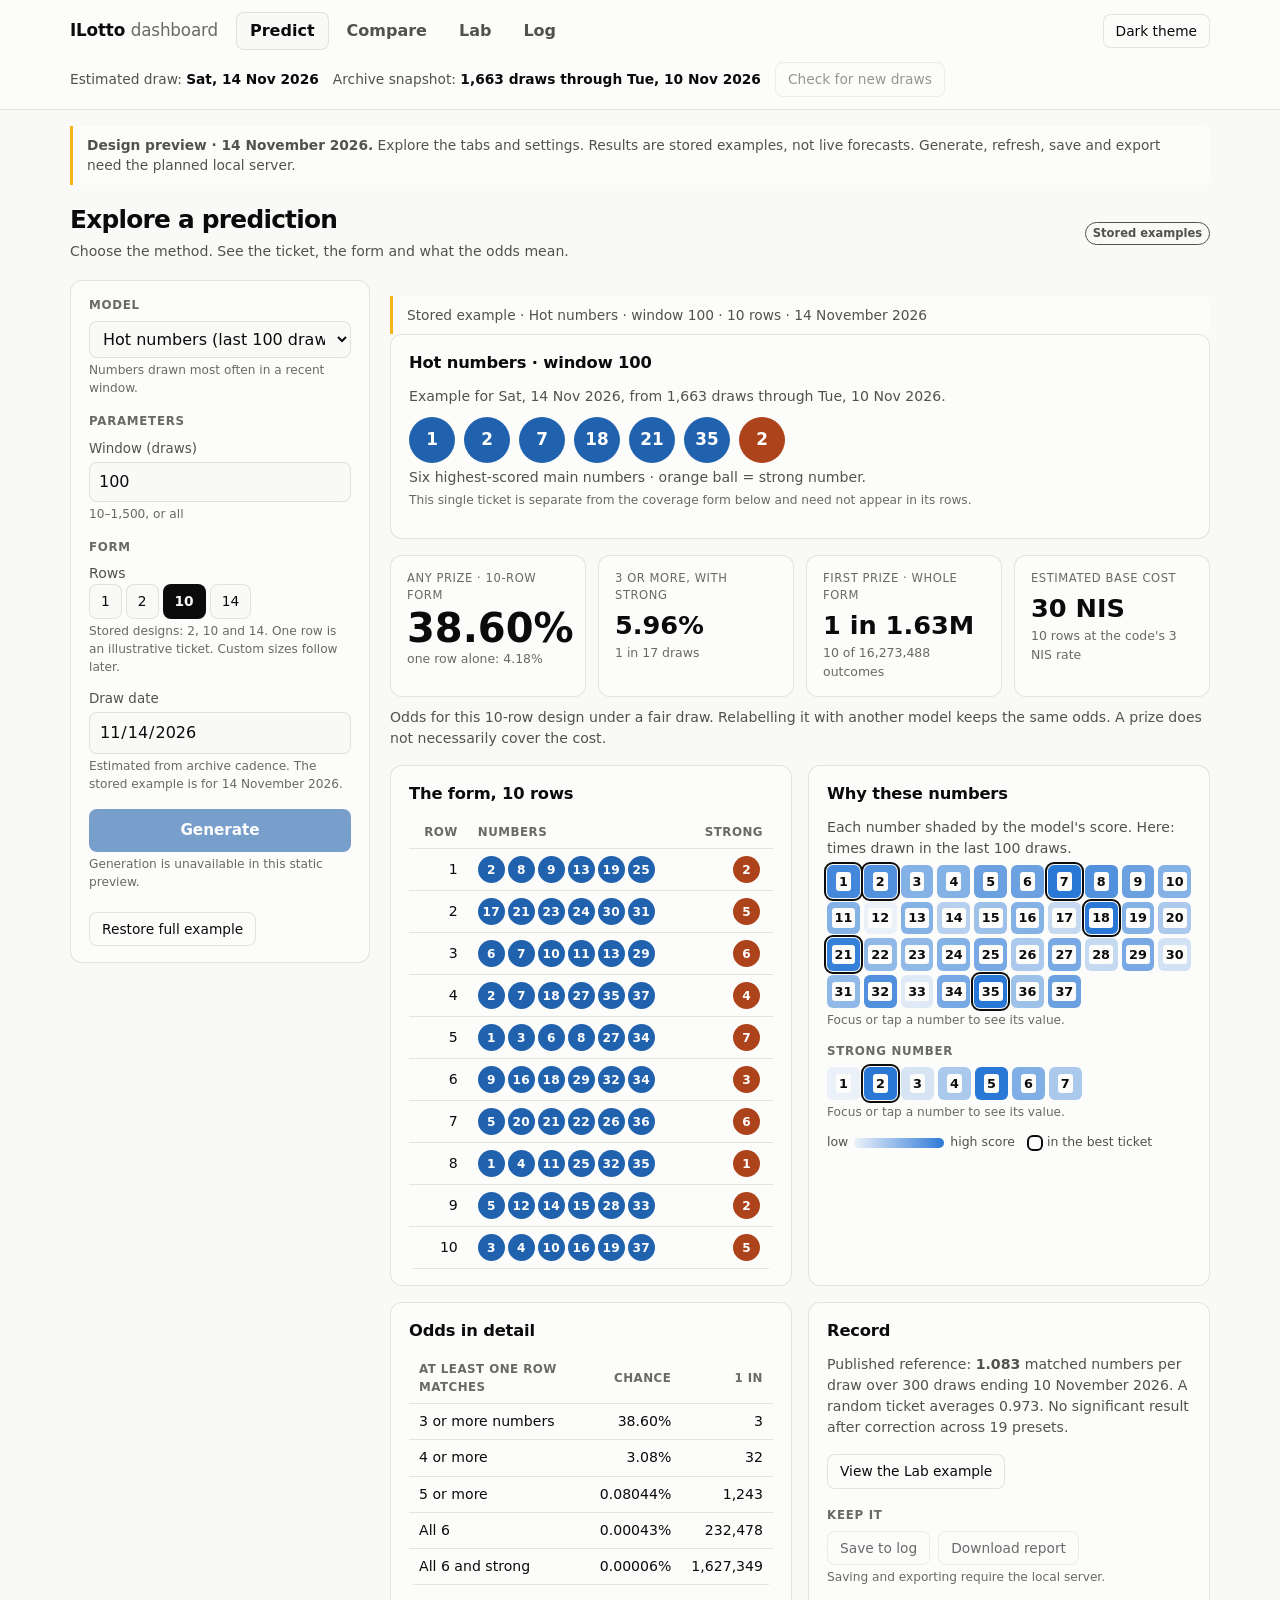
<file: planning/dashboard-mockup.html>
<!doctype html>
<html lang="en">
<head>
<meta charset="utf-8">
<meta name="viewport" content="width=device-width,initial-scale=1">
<title>ILotto dashboard — mockup</title>
<style>
:root{color-scheme:light dark;
  --page:#f9f9f7;--surface:#fcfcfb;--text-primary:#0b0b0b;--text-secondary:#52514e;--muted:#6b6963;
  --action:#2162ae;--ball-blue:#2162ae;--ball-orange:#ad431b;
  --grid:#e1e0d9;--axis:#c3c2b7;--border:rgba(11,11,11,.10);
  --series-1:#2a78d6;--series-2:#eb6834;--good:#0ca30c;--warning:#fab219}
@media (prefers-color-scheme:dark){:root:where(:not([data-theme=light])){
  --page:#0d0d0d;--surface:#1a1a19;--text-primary:#fff;--text-secondary:#c3c2b7;--muted:#aaa89f;
  --grid:#2c2c2a;--axis:#383835;--border:rgba(255,255,255,.10);--series-1:#3987e5;--series-2:#d95926}}
:root[data-theme=dark]{
  color-scheme:dark;--page:#0d0d0d;--surface:#1a1a19;--text-primary:#fff;--text-secondary:#c3c2b7;--muted:#aaa89f;
  --grid:#2c2c2a;--axis:#383835;--border:rgba(255,255,255,.10);--series-1:#3987e5;--series-2:#d95926}
:root[data-theme=light]{color-scheme:light}
*{box-sizing:border-box}
body{margin:0;font-family:system-ui,-apple-system,"Segoe UI",sans-serif;background:var(--page);
  color:var(--text-primary);line-height:1.5;-webkit-font-smoothing:antialiased}
button,select,input{font:inherit;color:inherit}
.wrap{max-width:1180px;margin:0 auto;padding:0 20px}
header{border-bottom:1px solid var(--border);background:var(--surface);position:sticky;top:0;z-index:5}
.bar{display:flex;align-items:center;gap:18px;flex-wrap:wrap;padding:12px 0}
.brand{font-weight:700;letter-spacing:-.01em;font-size:1.05rem}
.brand span{color:var(--muted);font-weight:500}
nav{display:flex;gap:4px}
nav button{border:0;background:none;padding:7px 14px;border-radius:8px;cursor:pointer;color:var(--text-secondary);font-weight:550}
nav button[aria-selected=true]{background:var(--page);color:var(--text-primary);box-shadow:inset 0 0 0 1px var(--border)}
.spacer{flex:1}
.status{display:flex;gap:14px;flex-wrap:wrap;align-items:center;padding:0 0 12px;font-size:.86rem;color:var(--text-secondary)}
.status b{color:var(--text-primary);font-weight:600}
.dot{display:inline-block;width:8px;height:8px;border-radius:50%;background:var(--good);margin-right:6px}
.btn{border:1px solid var(--border);background:var(--surface);border-radius:8px;padding:6px 12px;cursor:pointer;font-size:.86rem}
.btn.primary{background:var(--action);border-color:transparent;color:#fff;font-weight:600;padding:9px 14px;font-size:.95rem;width:100%}
.btn:hover:not(:disabled){filter:brightness(1.05)}
button:disabled{cursor:not-allowed;opacity:.6}
:focus-visible{outline:3px solid var(--series-1);outline-offset:3px}
[hidden]{display:none!important}
.skip{position:absolute;left:16px;top:-80px;background:var(--surface);padding:10px;z-index:10;color:var(--text-primary)}
.skip:focus{top:8px}
.sr-only{position:absolute;width:1px;height:1px;padding:0;margin:-1px;overflow:hidden;clip:rect(0,0,0,0);white-space:nowrap;border:0}
.intro{display:flex;justify-content:space-between;align-items:center;gap:12px;margin-bottom:18px}
h1{font-size:1.55rem;letter-spacing:-.03em;line-height:1.2;margin:0 0 6px}
.table-wrap{overflow-x:auto;max-width:100%;border-radius:6px}
.table-wrap:focus-visible{outline-offset:-3px}
.two>*,.cols>*{min-width:0}
.cols.compare-layout{grid-template-columns:minmax(0,1.5fr) minmax(0,1fr)}
.model-link{border:0;background:none;color:var(--action);font:inherit;text-align:left;padding:4px 0;cursor:pointer;text-decoration:underline;text-underline-offset:3px}
@media(prefers-color-scheme:dark){:root:where(:not([data-theme=light])) .model-link{color:#80b7ff}}
:root[data-theme=dark] .model-link{color:#80b7ff}
.ticket-chips{display:inline-flex;align-items:center;white-space:nowrap}
.snapshot-status{margin:0 0 16px}
.empty{padding:32px 24px;text-align:center}
.note{margin:16px 0 0;padding:9px 14px;border-left:3px solid var(--warning);background:var(--surface);
  font-size:.86rem;color:var(--text-secondary);border-radius:0 8px 8px 0}
main{padding:20px 0 80px}
.screen{display:none}.screen.on{display:block}
.two{display:grid;grid-template-columns:300px 1fr;gap:20px;align-items:start}
@media (max-width:860px){.two{grid-template-columns:1fr}}
.card{background:var(--surface);border:1px solid var(--border);border-radius:12px;padding:16px 18px}
.card + .card{margin-top:16px}
h2{font-size:1.02rem;margin:0 0 10px;letter-spacing:-.01em}
h3{font-size:.74rem;text-transform:uppercase;letter-spacing:.06em;color:var(--muted);margin:16px 0 6px;font-weight:650}
h3:first-child{margin-top:0}
label{display:block;font-size:.84rem;color:var(--text-secondary);margin:8px 0 3px}
select,input[type=number],input[type=date],input[type=text]{width:100%;padding:7px 9px;border:1px solid var(--border);
  border-radius:8px;background:var(--page)}
.hint{font-size:.76rem;color:var(--muted);margin-top:3px}
.seedrow{display:flex;gap:6px}.seedrow .btn{white-space:nowrap}
.seg{display:flex;gap:4px;flex-wrap:wrap}
.seg button{border:1px solid var(--border);background:var(--page);border-radius:8px;padding:6px 11px;cursor:pointer;font-size:.86rem}
.seg button[aria-pressed=true]{background:var(--text-primary);color:var(--page);border-color:transparent;font-weight:600}
.sub{color:var(--text-secondary);font-size:.88rem;margin:0}
.balls{display:flex;gap:9px;flex-wrap:wrap;margin:10px 0 4px}
.ball{width:46px;height:46px;border-radius:50%;display:grid;place-items:center;font-weight:650;font-size:1.05rem;
  background:var(--ball-blue);color:#fff}
.ball.strong{background:var(--ball-orange)}
.chip{display:inline-grid;place-items:center;width:27px;height:27px;border-radius:50%;font-size:.76rem;font-weight:650;
  background:var(--ball-blue);color:#fff;margin-right:3px}
.chip.strong{background:var(--ball-orange);margin-left:5px}
.tiles{display:grid;grid-template-columns:repeat(auto-fit,minmax(150px,1fr));gap:12px;margin:16px 0}
.tile{background:var(--surface);border:1px solid var(--border);border-radius:12px;padding:14px 16px}
.tile .k{font-size:.72rem;text-transform:uppercase;letter-spacing:.05em;color:var(--muted)}
.tile .v{font-size:1.6rem;font-weight:650;margin-top:2px;font-variant-numeric:tabular-nums}
.tile.hero .v{font-size:2.5rem;line-height:1.1}
.tile .n{font-size:.78rem;color:var(--muted)}
.cols{display:grid;grid-template-columns:1fr 1fr;gap:16px}
@media (max-width:1000px){.cols{grid-template-columns:1fr}}
.cols .card + .card{margin-top:0}
table{border-collapse:collapse;width:100%;font-size:.88rem}
th,td{text-align:left;padding:7px 10px;border-bottom:1px solid var(--border)}
th{color:var(--muted);font-weight:600;font-size:.74rem;text-transform:uppercase;letter-spacing:.04em}
td.num,th.num{text-align:right;font-variant-numeric:tabular-nums}
td.mono{font-variant-numeric:tabular-nums;letter-spacing:.02em}
tr.click{cursor:pointer}tr.click:hover td{background:var(--page)}
.slip{display:grid;grid-template-columns:repeat(10,1fr);gap:4px;margin-top:6px}
.cell{aspect-ratio:1;display:grid;place-items:center;border-radius:6px;font-size:.8rem;font-weight:600;
  font-variant-numeric:tabular-nums;position:relative}
.cell.pick{outline:2px solid var(--text-primary);outline-offset:1px}
.slip.strong{grid-template-columns:repeat(7,1fr);max-width:70%}
.legend{display:flex;gap:14px;align-items:center;font-size:.78rem;color:var(--text-secondary);margin-top:10px;flex-wrap:wrap}
.ramp{display:inline-block;width:90px;height:10px;border-radius:5px;vertical-align:middle;margin:0 6px;
  background:linear-gradient(90deg,color-mix(in srgb,var(--series-1) 8%,var(--surface)),var(--series-1))}
.key{display:inline-block;width:10px;height:10px;border-radius:3px;margin-right:5px;vertical-align:middle}
.ringkey{display:inline-block;width:12px;height:12px;border-radius:4px;outline:2px solid var(--text-primary);margin-right:6px;vertical-align:middle}
.actions{display:flex;gap:8px;flex-wrap:wrap;margin-top:16px}
.pill{display:inline-block;font-size:.72rem;font-weight:650;padding:.15em .6em;border-radius:99px;border:1px solid currentColor;color:var(--text-secondary)}
.pill.wait{color:var(--series-1)}
svg text{fill:var(--text-secondary);font-size:11px;font-family:inherit}
svg .val{fill:var(--text-primary);font-weight:600}
.range{display:flex;align-items:center;gap:10px}.range input{flex:1}
@media(max-width:1000px){.cols.compare-layout{grid-template-columns:1fr}}
@media(max-width:860px){.intro{align-items:flex-start}}
@media(max-width:480px){
  .wrap{padding:0 12px}.bar{gap:8px}.brand{flex:1}nav{order:3;width:100%}nav button{flex:1;padding:9px 6px}
  header{position:static}.status{gap:8px}.card{padding:14px}.ball{width:36px;height:36px}.balls{gap:5px}
  .tiles{grid-template-columns:repeat(2,minmax(0,1fr))}.tile{padding:12px}.tile.hero .v{font-size:2rem}
  .slip{grid-template-columns:repeat(7,minmax(0,1fr))}.slip.strong{max-width:100%}
  .intro{display:block}.intro .pill{margin-top:8px}.range input{min-width:0}
}
@media print{
  :root{color-scheme:light;--page:#fff;--surface:#fff;--text-primary:#111;--text-secondary:#444;--muted:#555;--border:#ccc}
  header,.skip,.actions{display:none}.two,.cols{display:block}.two>.card{display:none}
  .card,.tile{break-inside:avoid;margin-bottom:12px}.table-wrap{overflow:visible}thead{display:table-header-group}
  main{padding-bottom:0}.screen.on{display:block}
}
</style>
</head>
<body>
<a class="skip" href="#main">Skip to dashboard</a>
<header>
  <div class="wrap">
    <div class="bar">
      <div class="brand">ILotto <span>dashboard</span></div>
      <nav id="tabs" role="tablist" aria-label="Dashboard screens">
        <button id="tab-predict" role="tab" data-tab="predict" aria-controls="predict" aria-selected="true">Predict</button>
        <button id="tab-compare" role="tab" data-tab="compare" aria-controls="compare" aria-selected="false" tabindex="-1">Compare</button>
        <button id="tab-lab" role="tab" data-tab="lab" aria-controls="lab" aria-selected="false" tabindex="-1">Lab</button>
        <button id="tab-log" role="tab" data-tab="log" aria-controls="log" aria-selected="false" tabindex="-1">Log</button>
      </nav>
      <div class="spacer"></div>
      <button class="btn" id="theme" aria-pressed="false">Dark theme</button>
    </div>
    <div class="status">
      <span>Estimated draw: <b id="next"></b></span>
      <span>Archive snapshot: <b id="archive"></b></span>
      <button class="btn" disabled title="Requires the planned local server">Check for new draws</button>
    </div>
  </div>
</header>

<main class="wrap" id="main" tabindex="-1">
  <p class="note"><b>Design preview · 14 November 2026.</b> Explore the tabs and settings.
  Results are stored examples, not live forecasts. Generate, refresh, save and export need the planned local server.</p>
  <noscript><p class="note">Enable JavaScript to explore this preview. No models run in this page.</p></noscript>

  <!-- ============================== PREDICT ============================== -->
  <section class="screen on" id="predict" role="tabpanel" aria-labelledby="tab-predict" tabindex="0" style="margin-top:20px">
    <div class="intro"><div><h1>Explore a prediction</h1><p class="sub">Choose the method. See the ticket, the form and what the odds mean.</p></div><span class="pill">Stored examples</span></div>
    <div class="two">
      <div class="card">
        <h3>Model</h3>
        <label class="sr-only" for="model">Model preset</label>
        <select id="model" aria-describedby="modeldesc"></select>
        <p class="hint" id="modeldesc"></p>
        <h3>Parameters</h3>
        <div id="params"></div>
        <div id="seedbox">
          <h3>Seed</h3>
          <label class="sr-only" for="seed">Prediction seed</label>
          <div class="seedrow"><input type="text" inputmode="numeric" pattern="[0-9]+" id="seed" value="0" aria-describedby="seedhint">
            <button class="btn" id="dice" title="Pick a new random seed">New seed</button></div>
          <p class="hint" id="seedhint">Reproduces a run with the same settings and archive. Seeds are kept as text to preserve large integers.</p>
        </div>
        <h3>Form</h3>
        <div id="rowslabel" class="sub">Rows</div>
        <div class="seg" id="rows" role="group" aria-labelledby="rowslabel">
          <button aria-pressed="false">1</button><button aria-pressed="false">2</button><button aria-pressed="true">10</button><button aria-pressed="false">14</button>
        </div>
        <p class="hint">Stored designs: 2, 10 and 14. One row is an illustrative ticket. Custom sizes follow later.</p>
        <label for="date">Draw date</label>
        <input type="date" id="date" disabled>
        <p class="hint" id="datehint">The next draw. Only the date-conditioned and seed-world models take another date.</p>
        <div style="margin-top:16px"><button class="btn primary" disabled>Generate</button></div>
        <p class="hint">Generation is unavailable in this static preview.</p>
        <button class="btn" id="reset" style="margin-top:8px">Restore full example</button>
      </div>

      <div>
        <p id="preview-status" class="note snapshot-status" role="status" aria-live="polite"></p>
        <div class="card" id="comparison-preview" hidden>
          <h2 id="comparison-title"></h2><p class="sub">Stored comparison ticket · 14 November 2026</p>
          <div class="balls" id="comparison-balls"></div>
          <p class="sub">Six main numbers · orange ball = strong number</p>
          <p class="sub" id="comparison-record" style="margin-top:12px"></p>
          <p class="hint">A full form and score grid are included only for the Hot numbers · last 100 · 10-row example.</p>
        </div>
        <div class="card empty" id="preview-empty" hidden>
          <h2>No result for these settings yet</h2>
          <p class="sub">The local server will generate this result. Restore the full example to explore a complete form.</p>
        </div>
        <div id="full-example">
        <div class="card">
          <h2 id="ptitle"></h2>
          <p class="sub" id="psub"></p>
          <div class="balls" id="pballs"></div>
          <p class="sub">Six highest-scored main numbers · orange ball = strong number.</p>
          <p class="hint">This single ticket is separate from the coverage form below and need not appear in its rows.</p>
        </div>

        <div class="tiles" id="ptiles"></div>
        <p class="sub" style="margin:-6px 0 16px">Odds for this 10-row design under a fair draw. Relabelling it with another model keeps the same odds. A prize does not necessarily cover the cost.</p>

        <div class="cols">
          <div class="card">
            <h2>The form, <span id="nrows"></span> rows</h2>
            <table id="pform"><thead><tr><th class="num">Row</th><th>Numbers</th><th class="num">Strong</th></tr></thead><tbody></tbody></table>
          </div>
          <div class="card">
            <h2>Why these numbers</h2>
            <p class="sub">Each number shaded by the model's score. Here: times drawn in the last 100 draws.</p>
            <div class="slip" id="slip"></div>
            <h3 style="margin-top:14px">Strong number</h3>
            <div class="slip strong" id="slipstrong"></div>
            <div class="legend"><span>low<span class="ramp"></span>high score</span><span><span class="ringkey"></span>in the best ticket</span></div>
          </div>
        </div>

        <div class="cols" style="margin-top:16px">
          <div class="card">
            <h2>Odds in detail</h2>
            <table id="podds"><thead><tr><th>At least one row matches</th><th class="num">Chance</th><th class="num">1 in</th></tr></thead><tbody></tbody></table>
          </div>
          <div class="card">
            <h2>Record</h2>
            <p class="sub">Published reference: <b>1.083</b> matched numbers per draw over 300 draws ending 10 November 2026.
            A random ticket averages 0.973. No significant result after correction across 19 presets.</p>
            <div class="actions"><button class="btn" data-go="lab">View the Lab example</button></div>
            <h3 style="margin-top:18px">Keep it</h3>
            <div class="actions" style="margin-top:6px"><button class="btn" disabled>Save to log</button><button class="btn" disabled>Download report</button></div>
            <p class="hint">Saving and exporting require the local server.</p>
          </div>
        </div>
        </div>
      </div>
    </div>
  </section>

  <!-- ============================== COMPARE ============================== -->
  <section class="screen" id="compare" role="tabpanel" aria-labelledby="tab-compare" tabindex="0" hidden style="margin-top:20px">
    <div class="intro"><div><h1>Compare the methods</h1><p class="sub">Different tickets, the same fair-draw baseline.</p></div><span class="pill">19 stored presets</span></div>
    <div class="cols compare-layout">
      <div class="card">
        <h2>Every preset · 14 November example</h2>
        <p class="sub">Open a model's stored example in Predict. Record: published mean matches (chance 0.973), through 10 November 2026. Orange = strong.</p>
        <table id="ctable" style="margin-top:8px"><thead><tr><th>Model</th><th>Best single ticket</th><th class="num">Record</th></tr></thead><tbody></tbody></table>
      </div>
      <div class="card">
        <h2>Consensus board</h2>
        <p class="sub">How many of the 19 models put each number in their best ticket.</p>
        <div class="slip" id="consensus"></div>
        <div class="legend"><span>0<span class="ramp"></span>8 models</span></div>
        <p class="sub" style="margin-top:12px" id="consensusnote"></p>
        <div class="actions"><button class="btn" disabled>Download comparison report</button></div>
        <p class="hint">Export requires the local server.</p>
      </div>
    </div>
  </section>

  <!-- ============================== LAB ============================== -->
  <section class="screen" id="lab" role="tabpanel" aria-labelledby="tab-lab" tabindex="0" hidden style="margin-top:20px">
    <div class="intro"><div><h1>Test an idea against chance</h1><p class="sub">Past-only forecasts. A visible record of every setting tried.</p></div><span class="pill">Exploratory example</span></div>
    <div class="two">
      <div class="card">
        <h3>Draft configuration</h3>
        <p class="sub" id="lab-config"></p>
        <p class="hint">Taken from Predict. This does not change the stored backtest example.</p>
        <label for="ntest">Replay over</label>
        <div class="range"><input type="range" min="100" max="1000" step="50" value="300" id="ntest"><b id="ntestv">300</b></div>
        <p class="hint">past draws; each forecast sees only earlier draws.</p>
        <div style="margin-top:16px"><button class="btn primary" disabled>Run backtest</button></div>
        <p class="hint">Backtesting requires the local server.</p>
      </div>
      <div>
        <p class="note snapshot-status">Stored result: <b>Hot numbers · window 100 · 300 draws</b> through 10 November 2026. Changing draft controls does not rerun it.</p>
        <div class="tiles">
          <div class="tile hero"><div class="k">Mean matches per draw</div><div class="v" id="lmean"></div><div class="n">chance 0.973</div></div>
          <div class="tile"><div class="k">Raw p-value</div><div class="v" id="lp"></div><div class="n">two-sided finite-sample test</div></div>
          <div class="tile"><div class="k">Across 4 example settings</div><div class="v" style="font-size:1.15rem;padding-top:9px">Not significant</div><div class="n">Holm step-down adjustment</div></div>
        </div>
        <div class="card">
          <h2>How many numbers it matched, per draw</h2>
          <div id="lchart"></div>
          <div class="legend"><span><span class="key" style="background:var(--series-1)"></span>This configuration</span>
            <span><span class="key" style="background:var(--series-2)"></span>Chance</span></div>
        </div>
        <div class="card">
          <h2>Example notebook</h2>
          <p class="sub">Four settings, one comparison family. The finished dashboard will keep this history across reloads.</p>
          <p class="hint">Exploratory only: adjusting for these comparisons does not validate settings chosen after seeing the results. Evidence needs a frozen choice on untouched future draws.</p>
          <table id="ltries" style="margin-top:8px"><thead><tr><th>Configuration</th><th class="num">Mean matches</th><th class="num">p</th><th>After correction</th></tr></thead><tbody></tbody></table>
        </div>
      </div>
    </div>
  </section>

  <!-- ============================== LOG ============================== -->
  <section class="screen" id="log" role="tabpanel" aria-labelledby="tab-log" tabindex="0" hidden style="margin-top:20px">
    <div class="intro"><div><h1>Keep a prediction record</h1><p class="sub">The finished log will save first, then score against the published draw.</p></div><span class="pill">Retrospective demo</span></div>
    <div class="tiles">
      <div class="tile"><div class="k">Illustrative entries</div><div class="v">5</div><div class="n">4 historical, 1 waiting example</div></div>
      <div class="tile"><div class="k">Historical forms with a prize</div><div class="v">0 of 4</div><div class="n">2 distinct draws · chance expects 1.54 forms</div></div>
      <div class="tile"><div class="k">Best row so far</div><div class="v">2 numbers</div><div class="n">3 are needed for a prize</div></div>
    </div>
    <div class="card">
      <h2>Prediction log</h2>
      <p class="sub">These examples were computed after the fact. No prediction has been saved by this page.</p>
      <table id="gtable" style="margin-top:8px"><thead><tr><th>Draw</th><th>Model</th><th>Best ticket</th><th>Result</th><th class="num">Best row</th><th>Status</th></tr></thead><tbody></tbody></table>
      <p class="hint" style="margin-top:10px">Four forms on two draw dates are correlated. These retrospective examples are excluded from prospective evidence.</p>
    </div>
  </section>
</main>

<script>
const DATA = {"draws":1663,"last":"2026-11-10","next":"2026-11-14","last_balls":[4,10,15,21,35,37],"last_strong":2,"hot100":{"scores":[21,20,16,16,18,18,23,20,18,16,16,8,16,12,14,16,11,23,16,13,22,15,15,16,17,13,17,11,17,10,15,20,9,17,23,14,18],"strong_scores":[10,19,11,13,19,15,13],"ticket":[1,2,7,18,21,35,2],"form":[[2,8,9,13,19,25,2],[17,21,23,24,30,31,5],[6,7,10,11,13,29,6],[2,7,18,27,35,37,4],[1,3,6,8,27,34,7],[9,16,18,29,32,34,3],[5,20,21,22,26,36,6],[1,4,11,25,32,35,1],[5,12,14,15,28,33,2],[3,4,10,16,19,37,5]]},"odds2":{"any":0.08332989215342157,"atleast":{"1":0.9238208797032327,"2":0.4536868801574684,"3":0.08332989215342157,"4":0.006161432632020868,"5":0.00016087516087516087,"6":8.602949779420367e-07},"strong3":0.011928850164144281,"jackpot":1.2289928256314812e-07,"cost":6},"odds10":{"any":0.38598209554091906,"atleast":{"1":1.0,"2":0.9954834513658043,"3":0.38598209554091906,"4":0.030807163160104338,"5":0.0008043758043758043,"6":4.301474889710184e-06},"strong3":0.05957051125118352,"jackpot":6.144964128157406e-07,"cost":30},"odds14":{"any":0.510122230710466,"atleast":{"1":1.0,"2":0.9997616982911101,"3":0.510122230710466,"4":0.04313002842414607,"5":0.0011261261261261261,"6":6.022064845594258e-06},"strong3":0.08332989215342157,"jackpot":8.602949779420367e-07,"cost":42},"backtest_hot100":{"mean":1.0833333333333333,"p":0.026020773362576757,"hist":[80,134,68,17,1,0,0],"chance":[95.0,131.6,60.9,11.6,0.9,0.0,0.0],"seconds":0.005},"compare":[{"model":"Random ticket","ticket":[10,12,16,33,35,36,1],"score":0.98},{"model":"Hot numbers (all-time)","ticket":[1,11,25,27,29,35,5],"score":1.0333333333333334},{"model":"Hot numbers (last 100 draws)","ticket":[1,2,7,18,21,35,2],"score":1.0833333333333333},{"model":"Cold numbers (all-time)","ticket":[4,14,15,16,31,32,7],"score":0.9833333333333333},{"model":"EWMA frequency (half-life 50)","ticket":[1,2,7,18,21,35,5],"score":1.0366666666666666},{"model":"Overdue (longest absence)","ticket":[5,9,11,17,20,26,4],"score":0.9933333333333333},{"model":"Pairwise co-occurrence (Markov)","ticket":[1,11,13,24,26,27,1],"score":0.9466666666666667},{"model":"Lag-1 persistence","ticket":[11,21,25,27,29,35,1],"score":1.07},{"model":"Sum-targeted combination","ticket":[6,8,15,21,30,34,1],"score":0.9733333333333334},{"model":"Rank ensemble","ticket":[1,11,18,25,27,29,5],"score":0.9833333333333333},{"model":"Perfect-fit function (DFT)","ticket":[7,25,27,31,32,34,1],"score":1.0366666666666666},{"model":"Perfect-fit function (spline)","ticket":[4,8,10,12,21,23,1],"score":1.0133333333333334},{"model":"Perfect-fit function (polynomial)","ticket":[4,8,12,21,23,35,1],"score":1.0066666666666666},{"model":"Method of analogues (chaos)","ticket":[3,10,11,12,25,27,3],"score":1.0033333333333334},{"model":"Golden ratio (Kronecker schedule)","ticket":[1,10,16,24,30,33,6],"score":1.02},{"model":"Fibonacci ticket (control)","ticket":[2,3,5,8,13,21,1],"score":0.98},{"model":"Date-conditioned generative (CB-6/37)","ticket":[7,9,10,25,27,29,3],"score":0.96},{"model":"Neural (gru, set prediction)","ticket":[2,15,16,20,25,36,4],"score":0.92},{"model":"Neural (transformer, set prediction)","ticket":[1,5,13,20,25,29,4],"score":0.95}],"consensus":[7,4,2,3,3,1,4,4,2,5,6,4,3,1,3,4,1,3,0,3,7,0,2,2,8,2,7,0,5,2,2,2,2,2,6,2,0],"tries":[{"config":"Hot numbers · window 100","mean":1.0833,"p":0.026,"sig":false},{"config":"Hot numbers · window 50","mean":0.95,"p":0.6629,"sig":false},{"config":"Hot numbers · window 200","mean":1.07,"p":0.0504,"sig":false},{"config":"Hot numbers · window 30","mean":0.96,"p":0.8193,"sig":false}],"log":[{"draw":"2026-11-07","model":"Hot numbers (last 100 draws)","ticket":[1,7,8,18,21,35,5],"actual":[2,27,28,32,35,36,3],"best_row_matches":2},{"draw":"2026-11-07","model":"Lag-1 persistence","ticket":[21,25,27,28,29,35,1],"actual":[2,27,28,32,35,36,3],"best_row_matches":2},{"draw":"2026-11-10","model":"Hot numbers (last 100 draws)","ticket":[1,2,7,18,21,35,5],"actual":[4,10,15,21,35,37,2],"best_row_matches":2},{"draw":"2026-11-10","model":"Lag-1 persistence","ticket":[11,25,28,29,35,36,1],"actual":[4,10,15,21,35,37,2],"best_row_matches":2}]};

// ---- helpers: this is a frozen prototype, never a prediction engine --------
const $ = (s, root = document) => root.querySelector(s);
const el = (tag, attrs = {}, html = "") => {
  const e = document.createElement(tag);
  Object.assign(e, attrs);
  e.innerHTML = html;
  return e;
};
const pct = (p, d = 2) => (100 * p).toFixed(d) + "%";
const oneIn = p => "1 in " + Math.round(1 / p).toLocaleString("en");
const chips = t => `<span class="ticket-chips" role="img" aria-label="Main numbers ${t.slice(0, 6).join(', ')}; strong ${t[6]}">`
  + t.slice(0, 6).map(n => `<span class="chip" aria-hidden="true">${n}</span>`).join("")
  + `<span class="chip strong" aria-hidden="true">${t[6]}</span></span>`;
const balls = t => t.map((n, i) => `<div class="ball${i === 6 ? ' strong' : ''}" aria-label="${i === 6 ? 'Strong' : 'Main'} number ${n}">${n}</div>`).join("");
const longDate = iso => new Date(iso + "T12:00:00").toLocaleDateString("en-GB", { weekday: "short", day: "numeric", month: "short", year: "numeric" });

function grid(target, values, picks = [], describe = (n, v) => `${n}: ${v}`, zeroBased = false) {
  const lo = zeroBased ? 0 : Math.min(...values), hi = Math.max(...values);
  const detail = el("p", { className: "hint" }, "Focus or tap a number to see its value.");
  target.after(detail);
  target.setAttribute("role", "list");
  values.forEach((v, i) => {
    const t = hi === lo ? 0 : (v - lo) / (hi - lo);
    const description = describe(i + 1, v) + (picks.includes(i + 1) ? "; ringed" : "");
    const cell = el("div", { className: "cell" + (picks.includes(i + 1) ? " pick" : ""), title: description, tabIndex: 0 }, `<span style="background:var(--surface);padding:0 3px;border-radius:3px">${i + 1}</span>`);
    cell.setAttribute("role", "listitem");
    cell.setAttribute("aria-label", description);
    cell.style.background = `color-mix(in srgb, var(--series-1) ${Math.round(8 + 92 * t)}%, var(--surface))`;
    ["focus", "click", "pointerenter"].forEach(event => cell.addEventListener(event, () => { detail.textContent = description; }));
    target.append(cell);
  });
}

// ---- top bar, keyboard tabs and persistent theme --------------------------
$("#next").textContent = longDate(DATA.next);
$("#archive").textContent = `${DATA.draws.toLocaleString("en")} draws through ${longDate(DATA.last)}`;
$("#date").value = DATA.next;
const tabs = [...document.querySelectorAll("#tabs button")];
function show(name, focus = false) {
  if (!tabs.some(b => b.dataset.tab === name)) return;
  tabs.forEach(b => {
    b.setAttribute("aria-selected", String(b.dataset.tab === name));
    b.tabIndex = b.dataset.tab === name ? 0 : -1;
  });
  document.querySelectorAll(".screen").forEach(s => {
    s.hidden = s.id !== name;
    s.classList.toggle("on", s.id === name);
  });
  if (focus) $(`#tab-${name}`).focus();
}
$("#tabs").addEventListener("click", e => { if (e.target.dataset.tab) show(e.target.dataset.tab); });
$("#tabs").addEventListener("keydown", e => {
  const i = tabs.indexOf(e.target);
  if (i < 0 || !["ArrowLeft", "ArrowRight", "Home", "End"].includes(e.key)) return;
  e.preventDefault();
  const next = e.key === "Home" ? 0 : e.key === "End" ? tabs.length - 1
    : (i + (e.key === "ArrowRight" ? 1 : -1) + tabs.length) % tabs.length;
  show(tabs[next].dataset.tab, true);
});
document.querySelectorAll("[data-go]").forEach(b => b.addEventListener("click", () => show(b.dataset.go, true)));
const systemTheme = matchMedia("(prefers-color-scheme: dark)");
try {
  const saved = localStorage.getItem("ilotto-preview-theme");
  if (["light", "dark"].includes(saved)) document.documentElement.dataset.theme = saved;
} catch { /* Preview also works when file storage is unavailable. */ }
function darkTheme() { return document.documentElement.dataset.theme ? document.documentElement.dataset.theme === "dark" : systemTheme.matches; }
function updateThemeButton() { $("#theme").setAttribute("aria-pressed", String(darkTheme())); }
$("#theme").addEventListener("click", () => {
  const theme = darkTheme() ? "light" : "dark";
  document.documentElement.dataset.theme = theme;
  try { localStorage.setItem("ilotto-preview-theme", theme); } catch { /* Optional persistence. */ }
  updateThemeButton();
});
systemTheme.addEventListener("change", updateThemeButton);
updateThemeButton();

// Names and defaults mirror the 19 benchmark presets plus the separate toy.
// In the application these definitions come from the Python registry.
const num = (label, value, min, max, step = 1) => ({label, value, min, max, step, type: "number"});
const windowParam = value => ({label: "Window (draws)", value, type: "text", hint: "10–1,500, or all"});
const MODELS = [
  ["Counting", "Random ticket", "The random baseline. Benchmark seed: 12345.", [], "12345"],
  ["Counting", "Hot numbers (all-time)", "Numbers drawn most often across the archive.", [windowParam("all")], null],
  ["Counting", "Hot numbers (last 100 draws)", "Numbers drawn most often in a recent window.", [windowParam(100)], null],
  ["Counting", "Cold numbers (all-time)", "Numbers drawn least often.", [windowParam("all")], null],
  ["Counting", "EWMA frequency (half-life 50)", "Recent draws count for more.", [num("Half-life (draws)", 50, 5, 500)], null],
  ["Counting", "Overdue (longest absence)", "Longest since last drawn.", [], null],
  ["Counting", "Pairwise co-occurrence (Markov)", "Numbers that appeared alongside the last draw's numbers.", [num("Smoothing", 1, 0, 10, 0.1)], null],
  ["Counting", "Lag-1 persistence", "Chance of being drawn given whether it was drawn last time.", [num("Smoothing", 2, 0.1, 10, 0.1)], null],
  ["Counting", "Sum-targeted combination", "Six numbers with a total near the target.", [num("Target sum", 114, 21, 207)], "0"],
  ["Counting", "Rank ensemble", "Average ranks of seven presets, including both hot-number windows. Member selection follows in the application.", [], null],
  ["Perfect fit", "Perfect-fit function (DFT)", "A Fourier function through past draws, continued one step.", [], null],
  ["Perfect fit", "Perfect-fit function (spline)", "A spline through past draws, continued one step.", [], null],
  ["Perfect fit", "Perfect-fit function (polynomial)", "A polynomial through past draws, continued one step.", [], null],
  ["Chaos", "Method of analogues (chaos)", "Find similar past stretches and average what followed.", [num("Window length", 3, 1, 6), num("Neighbours", 20, 5, 100), num("Prior strength", 5, 0, 50, 0.1)], null],
  ["Golden ratio", "Golden ratio (Kronecker schedule)", "Numbers placed by the golden angle.", [], null],
  ["Golden ratio", "Fibonacci ticket (control)", "A fixed Fibonacci-number ticket, used as a control.", [], null],
  ["Generative", "Date-conditioned generative (CB-6/37)", "A date-conditioned model with a linear head. Historical generation must be labelled retrospective.", [num("Regularisation", 10, 0.1, 1000, 0.1), {label: "Ticket mode", value: "Top six", options: ["Top six", "Sampled"]}], null],
  ["Neural", "Neural (gru, set prediction)", "A recurrent network predicting the set. Running requires TensorFlow; this is a stored example.", [num("History window", 20, 5, 60), num("Epochs", 60, 1, 200)], "42"],
  ["Neural", "Neural (transformer, set prediction)", "Self-attention over past draws. Running requires TensorFlow; this is a stored example.", [num("History window", 20, 5, 60), num("Epochs", 60, 1, 200)], "42"],
  ["Side quest", "Seed world", "Artificial generator, not a benchmark model. Seed range: 0 to 18446744073709551615.", [], "0"],
];
const HOT = "Hot numbers (last 100 draws)";
const sel = $("#model");
let selectedRows = 10;
[...new Set(MODELS.map(m => m[0]))].forEach(family => {
  const group = el("optgroup", { label: family });
  MODELS.filter(m => m[0] === family).forEach(m => group.append(el("option", { value: m[1] }, m[1])));
  sel.append(group);
});
function parameterInputs() { return [...document.querySelectorAll("#params input, #params select")]; }
function pickModel(name) {
  const m = MODELS.find(x => x[1] === name);
  if (!m) return;
  sel.value = name;
  $("#modeldesc").textContent = m[2];
  $("#params").innerHTML = m[3].length ? "" : '<p class="hint">This preset has no editable settings in the preview.</p>';
  m[3].forEach((p, i) => {
    const id = `param-${i}`, wrap = el("div");
    const label = el("label", { htmlFor: id });
    label.textContent = p.label;
    const input = el(p.options ? "select" : "input", { id });
    if (p.options) p.options.forEach(option => input.append(el("option", { value: option }, option)));
    else {
      input.type = p.type;
      if (p.type === "number") Object.assign(input, {min: String(p.min), max: String(p.max), step: String(p.step), required: true});
    }
    input.value = String(p.value);
    input.setAttribute("aria-describedby", `${id}-hint`);
    const hint = el("p", {id: `${id}-hint`, className: "hint"});
    hint.textContent = p.hint || (p.options ? "Sampling has a separate seed and is not the top-six benchmark." : `${p.min} to ${p.max}`);
    wrap.append(label, input, hint);
    $("#params").append(wrap);
  });
  $("#seed").value = m[4] ?? "0";
  const anyDate = m[0] === "Generative" || m[1] === "Seed world";
  $("#date").value = DATA.next;
  $("#date").disabled = !anyDate;
  $("#datehint").textContent = anyDate ? "Past-date generation is retrospective and cannot be saved as a forecast. This preview does not compute it."
    : "Estimated from archive cadence. The stored example is for 14 November 2026.";
  updatePreview();
}
function updatePreview() {
  const m = MODELS.find(x => x[1] === sel.value);
  const inputs = parameterInputs();
  const sampled = m[0] === "Generative" && inputs[1].value === "Sampled";
  $("#seedbox").hidden = m[4] === null && !sampled;
  const unchanged = inputs.every((input, i) => input.value === String(m[3][i].value))
    && (m[4] === null || $("#seed").value === m[4]) && $("#date").value === DATA.next;
  const sample = unchanged ? DATA.compare.find(r => r.model === m[1]) : null;
  const full = Boolean(sample && m[1] === HOT && selectedRows === 10);
  $("#full-example").hidden = !full;
  $("#comparison-preview").hidden = !sample || full;
  $("#preview-empty").hidden = Boolean(sample);
  $("#preview-status").textContent = full ? "Stored example · Hot numbers · window 100 · 10 rows · 14 November 2026"
    : sample ? `Stored ticket for ${m[1]}. No ${selectedRows}-row form is included for this selection.`
    : "No computed result for these settings. Generate will become available with the local server.";
  if (sample && !full) {
    $("#comparison-title").textContent = sample.model;
    $("#comparison-balls").innerHTML = balls(sample.ticket);
    $("#comparison-record").textContent = sample.score == null ? "No published reference result."
      : `Published reference: ${sample.score.toFixed(3)} mean matches across 300 draws through 10 November 2026. Chance: 0.973. No significant result after correction across 19 presets.`;
  }
  const details = inputs.map((input, i) => `${m[3][i].label}: ${input.value}`);
  if (!$("#seedbox").hidden) details.push(`seed: ${$("#seed").value}`);
  $("#lab-config").textContent = [m[1], ...details].join(" · ");
}
sel.addEventListener("change", () => pickModel(sel.value));
["input", "change"].forEach(event => $("#params").addEventListener(event, updatePreview));
["#seed", "#date"].forEach(id => $(id).addEventListener("input", updatePreview));
$("#dice").addEventListener("click", () => {
  const words = crypto.getRandomValues(new Uint32Array(2));
  $("#seed").value = sel.value === "Seed world" ? ((BigInt(words[0]) << 32n) | BigInt(words[1])).toString() : String(words[0] % 2147483648);
  updatePreview();
});
function setRows(value) {
  selectedRows = value;
  document.querySelectorAll("#rows button").forEach(b => b.setAttribute("aria-pressed", String(Number(b.textContent) === value)));
}
$("#rows").addEventListener("click", e => {
  if (e.target.tagName !== "BUTTON") return;
  setRows(Number(e.target.textContent));
  updatePreview();
});
$("#reset").addEventListener("click", () => { setRows(10); pickModel(HOT); });
pickModel(HOT);

// ---- complete stored example --------------------------------------------
const hot = DATA.hot100, odds = DATA.odds10;
$("#ptitle").textContent = "Hot numbers · window 100";
$("#psub").textContent = `Example for ${longDate(DATA.next)}, from ${DATA.draws.toLocaleString("en")} draws through ${longDate(DATA.last)}.`;
$("#pballs").innerHTML = balls(hot.ticket);
$("#ptiles").innerHTML = `
  <div class="tile hero"><div class="k">Any prize · 10-row form</div><div class="v">${pct(odds.any)}</div><div class="n">one row alone: 4.18%</div></div>
  <div class="tile"><div class="k">3 or more, with strong</div><div class="v">${pct(odds.strong3)}</div><div class="n">${oneIn(odds.strong3)} draws</div></div>
  <div class="tile"><div class="k">First prize · whole form</div><div class="v">1 in 1.63M</div><div class="n">10 of 16,273,488 outcomes</div></div>
  <div class="tile"><div class="k">Estimated base cost</div><div class="v">${odds.cost} NIS</div><div class="n">10 rows at the code's 3 NIS rate</div></div>`;
$("#nrows").textContent = hot.form.length;
$("#pform tbody").innerHTML = hot.form.map((r, i) => `<tr><td class="num">${i + 1}</td><td class="mono"><span class="ticket-chips">${r.slice(0, 6).map(n => `<span class="chip">${n}</span>`).join("")}</span></td><td class="num"><span class="chip strong">${r[6]}</span></td></tr>`).join("");
grid($("#slip"), hot.scores, hot.ticket.slice(0, 6), (n, v) => `${n}: drawn ${v} times in the last 100 draws`);
grid($("#slipstrong"), hot.strong_scores, [hot.ticket[6]], (n, v) => `Strong ${n}: drawn ${v} times in the last 100 draws`);
$("#podds tbody").innerHTML = [["3 or more numbers", odds.atleast["3"]], ["4 or more", odds.atleast["4"]], ["5 or more", odds.atleast["5"]],
  ["All 6", odds.atleast["6"]], ["All 6 and strong", odds.jackpot]]
  .map(([k, p]) => `<tr><td>${k}</td><td class="num">${pct(p, p < 0.001 ? 5 : 2)}</td><td class="num">${Math.round(1 / p).toLocaleString("en")}</td></tr>`).join("");

// ---- comparison navigation and consensus --------------------------------
$("#ctable tbody").innerHTML = DATA.compare.map((m, i) => `<tr><td><button class="model-link" data-model-index="${i}">${m.model}</button></td><td>${chips(m.ticket)}</td><td class="num">${m.score == null ? "—" : m.score.toFixed(3)}</td></tr>`).join("");
$("#ctable").addEventListener("click", e => {
  const button = e.target.closest("button[data-model-index]");
  if (!button) return;
  setRows(10);
  pickModel(DATA.compare[Number(button.dataset.modelIndex)].model);
  show("predict", true);
});
grid($("#consensus"), DATA.consensus, DATA.consensus.map((v, i) => v >= 5 ? i + 1 : 0).filter(Boolean), (n, v) => `${n}: picked by ${v} of ${DATA.compare.length} presets`, true);
const agreed = DATA.consensus.map((v, i) => [v, i + 1]).filter(x => x[0] >= 5).map(x => x[1]);
$("#consensusnote").textContent = `Ringed: ${agreed.length} numbers picked by five or more presets (${agreed.join(", ")}). Agreement is not evidence of predictive skill; most methods use the same history.`;

// ---- fixed backtest example; draft slider never changes reported evidence -
const bt = DATA.backtest_hot100;
$("#lmean").textContent = bt.mean.toFixed(3);
$("#lp").textContent = bt.p.toFixed(3);
$("#ntest").addEventListener("input", e => { $("#ntestv").textContent = e.target.value; });
(function chart() {
  const W = 640, H = 230, L = 34, B = 30, T = 20, ks = [0, 1, 2, 3, 4, 5, 6], max = Math.max(...bt.hist, ...bt.chance);
  const band = (W - L) / ks.length, bw = 22, y = v => T + (H - T - B) * (1 - v / max);
  let s = `<svg viewBox="0 0 ${W} ${H}" width="100%" role="img" aria-label="Observed matches from 0 through 6: ${bt.hist.join(', ')} draws; expected by chance: ${bt.chance.join(', ')}">`;
  [0, 50, 100].forEach(g => { s += `<line x1="${L}" x2="${W}" y1="${y(g)}" y2="${y(g)}" stroke="var(--grid)"/><text x="${L - 6}" y="${y(g) + 4}" text-anchor="end">${g}</text>`; });
  ks.forEach((k, i) => {
    const cx = L + band * i + band / 2;
    [[bt.hist[k], "var(--series-1)", -bw - 1, "observed"], [bt.chance[k], "var(--series-2)", 1, "expected by chance"]].forEach(([v, c, dx, what]) => {
      const top = y(v), h = Math.max(H - B - top, 0);
      s += `<rect x="${cx + dx}" y="${top}" width="${bw}" height="${h}" rx="2" fill="${c}"><title>${k} matched: ${v} draws ${what}</title></rect>`;
      s += `<text class="val" x="${cx + dx + bw / 2}" y="${top - 5}" text-anchor="middle">${v}</text>`;
    });
    s += `<text x="${cx}" y="${H - 9}" text-anchor="middle">${k}</text>`;
  });
  $("#lchart").innerHTML = s + `<line x1="${L}" x2="${W}" y1="${H - B}" y2="${H - B}" stroke="var(--axis)"/></svg><p class="hint">Horizontal: main numbers matched. Vertical: draws. Chance counts are rounded.</p>`;
})();
$("#ltries tbody").innerHTML = DATA.tries.map(t => `<tr><td>${t.config}</td><td class="num">${t.mean.toFixed(3)}</td><td class="num">${t.p.toFixed(3)}</td><td><span class="pill">${t.sig ? "Significant (exploratory)" : "Not significant"}</span></td></tr>`).join("");

// ---- retrospective log: forms are not independent draws ------------------
const waiting = `<tr><td>${longDate(DATA.next)}</td><td>Hot numbers · window 100 · 10 rows</td><td>${chips(hot.ticket)}</td><td>—</td><td class="num">—</td><td><span class="pill wait">Waiting example</span></td></tr>`;
$("#gtable tbody").innerHTML = waiting + DATA.log.slice().reverse().map(g => `<tr><td>${longDate(g.draw)}</td><td>${g.model} · 10 rows</td><td>${chips(g.ticket)}</td><td>${chips(g.actual)}</td><td class="num">${g.best_row_matches} of 6</td><td><span class="pill">Retrospective · no prize</span></td></tr>`).join("");

// Keep wide tables inside their cards on mobile; each region is keyboard-scrollable.
document.querySelectorAll("table").forEach(table => {
  const wrap = el("div", {className: "table-wrap", tabIndex: 0});
  wrap.setAttribute("role", "region");
  wrap.setAttribute("aria-label", table.closest(".card").querySelector("h2").textContent);
  table.before(wrap);
  wrap.append(table);
  table.querySelectorAll("th").forEach(th => th.setAttribute("scope", "col"));
});
</script>
</body>
</html>
</file>
